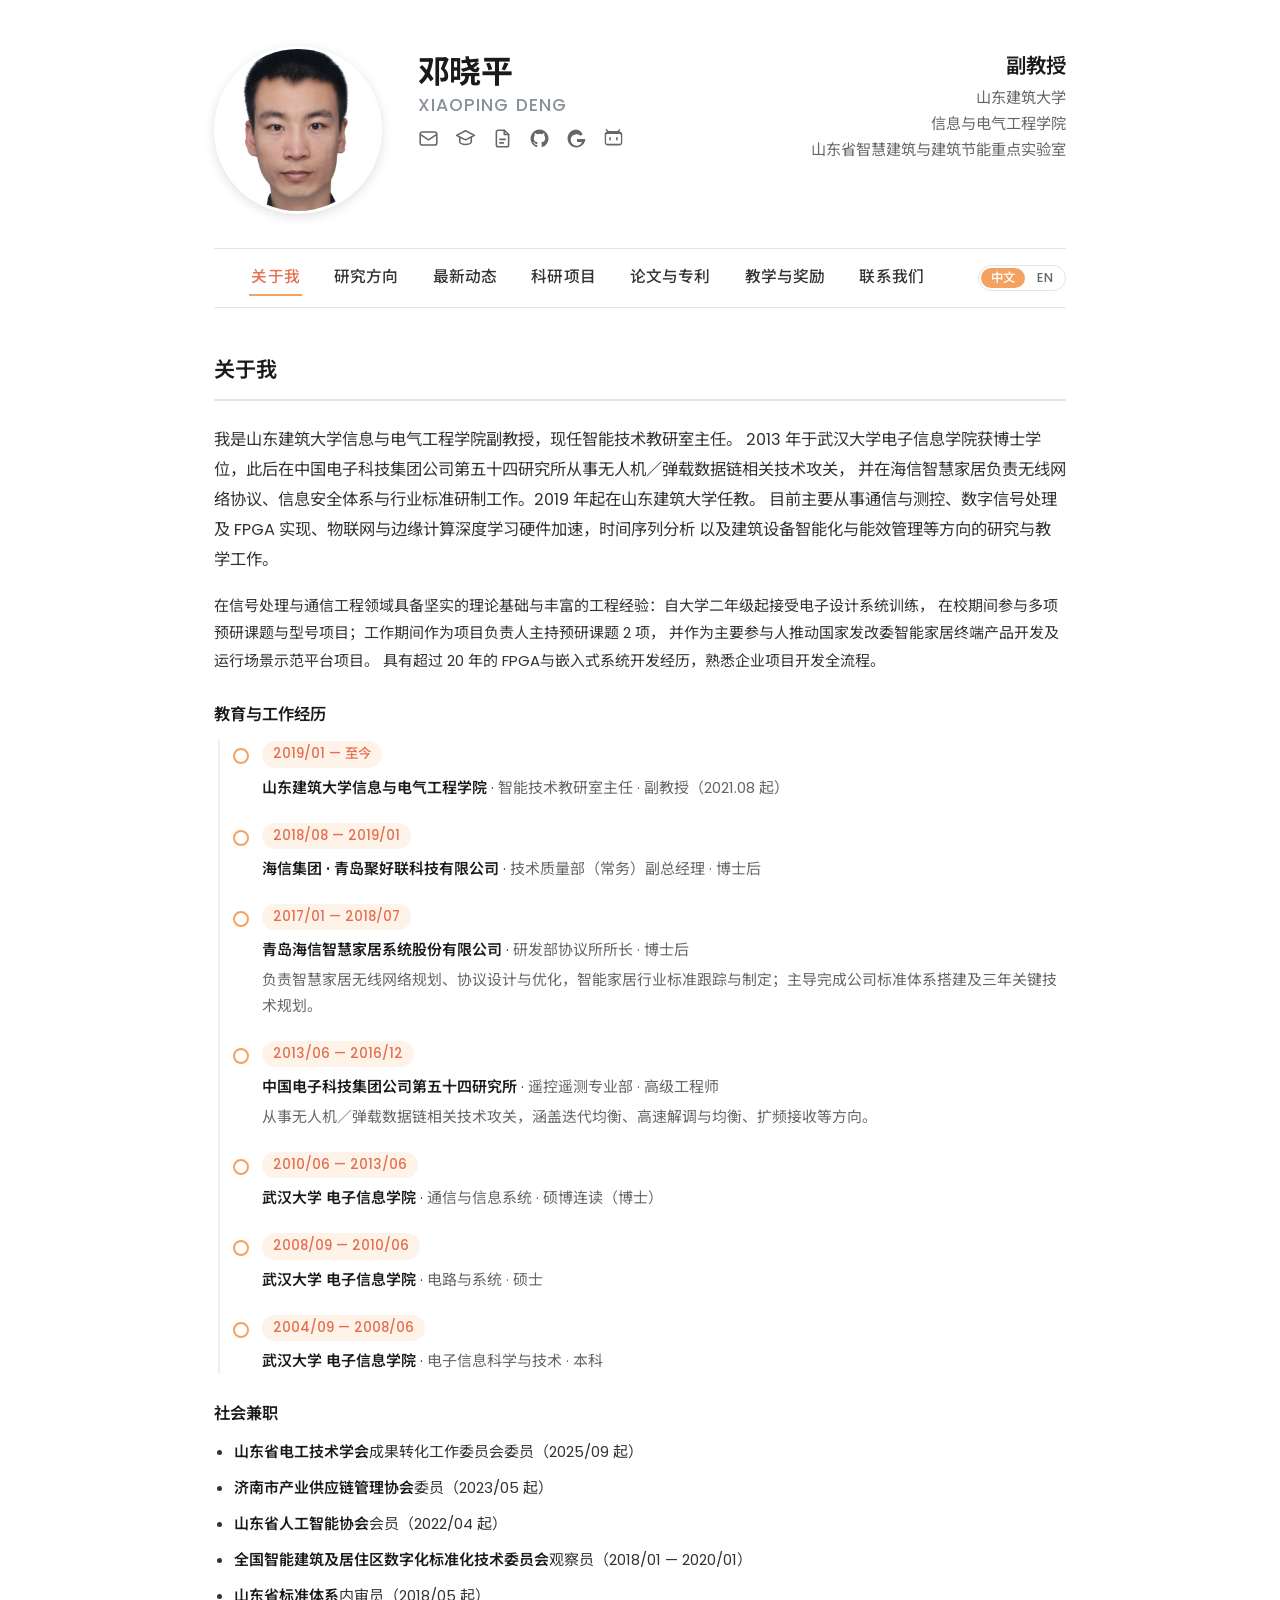
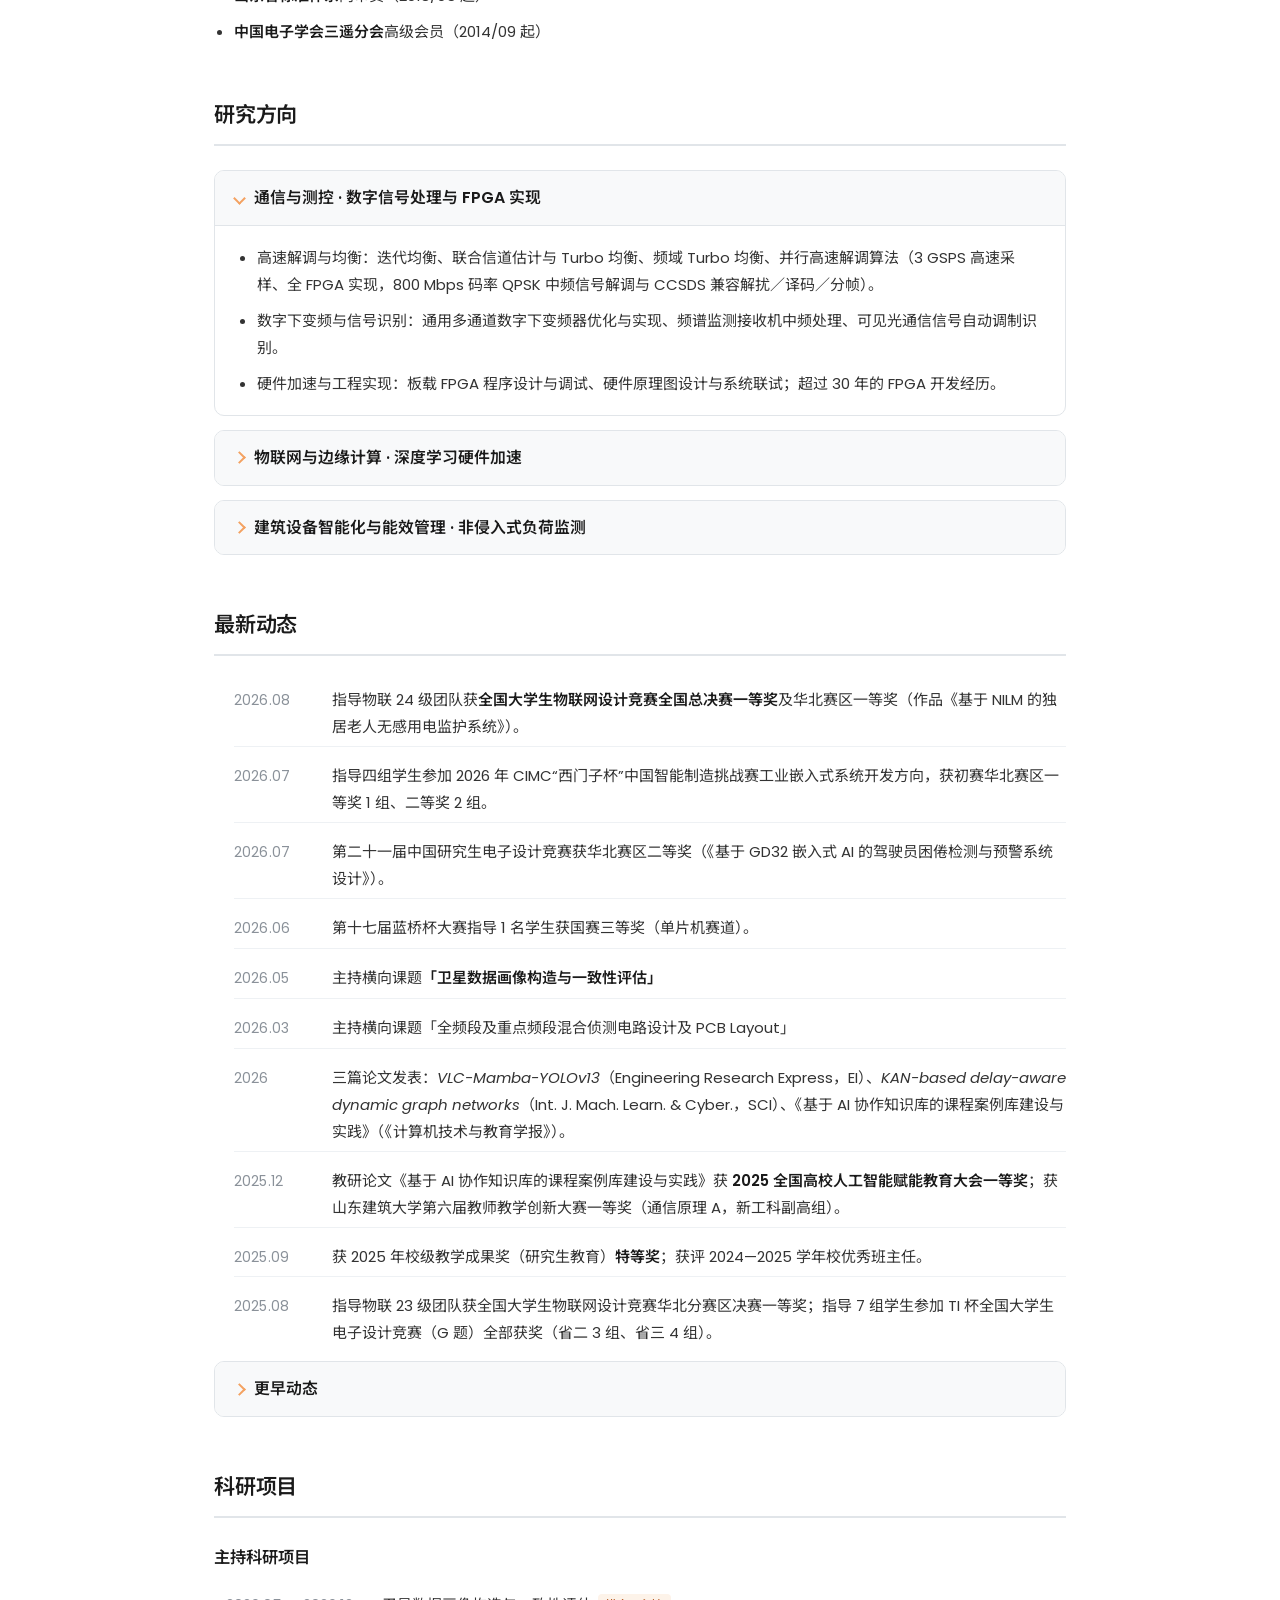
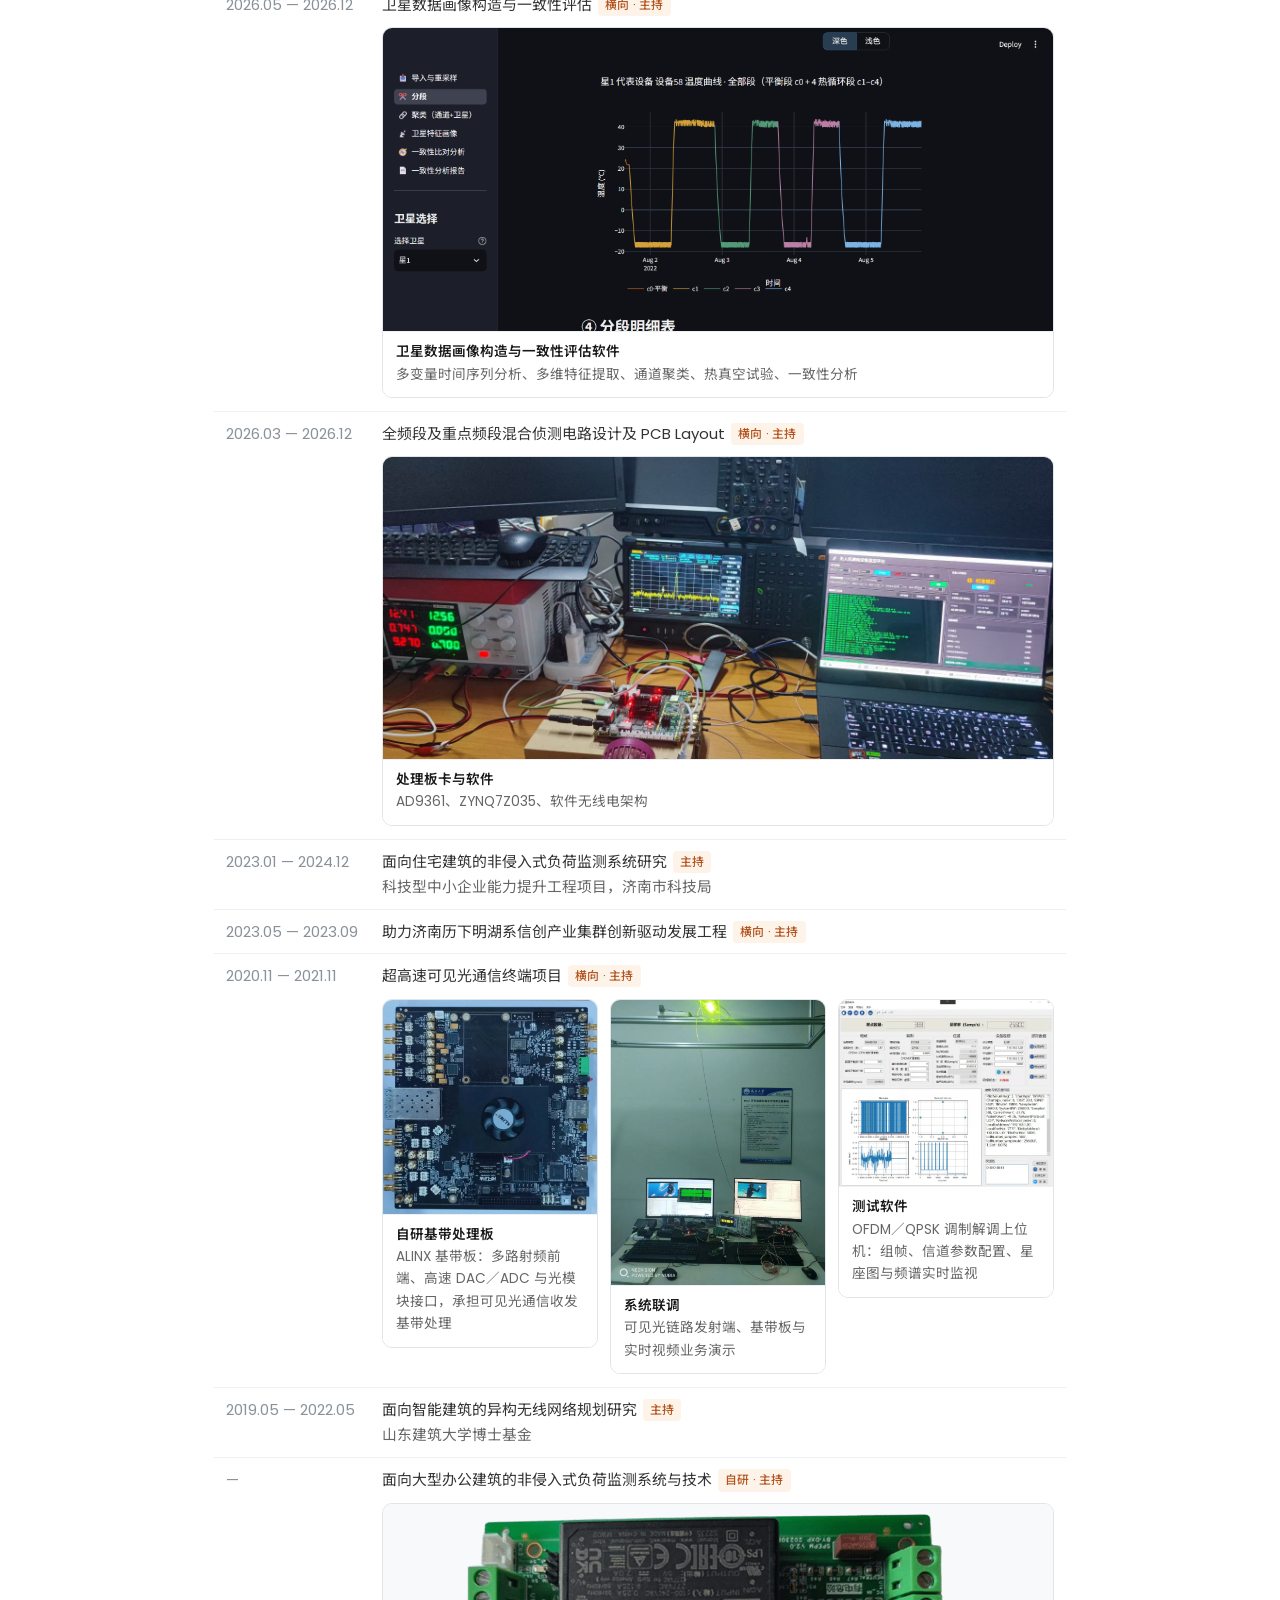
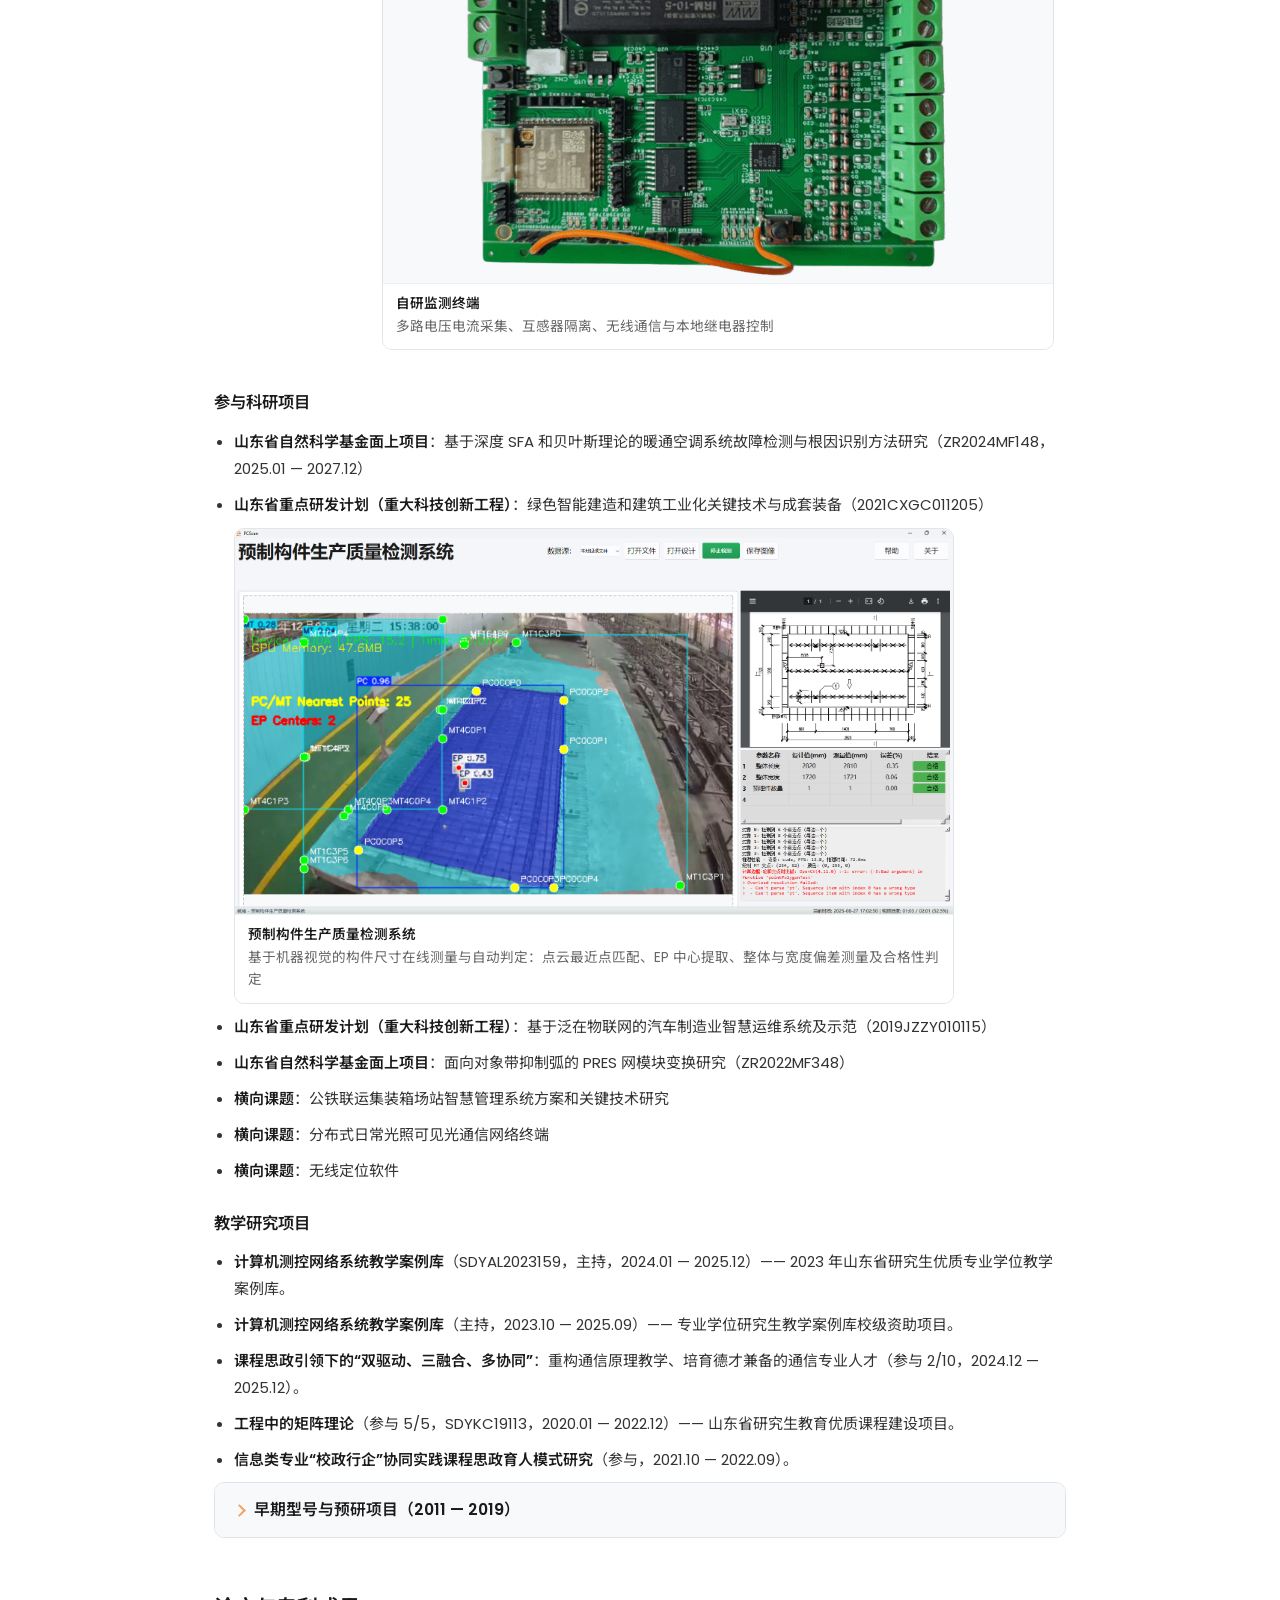
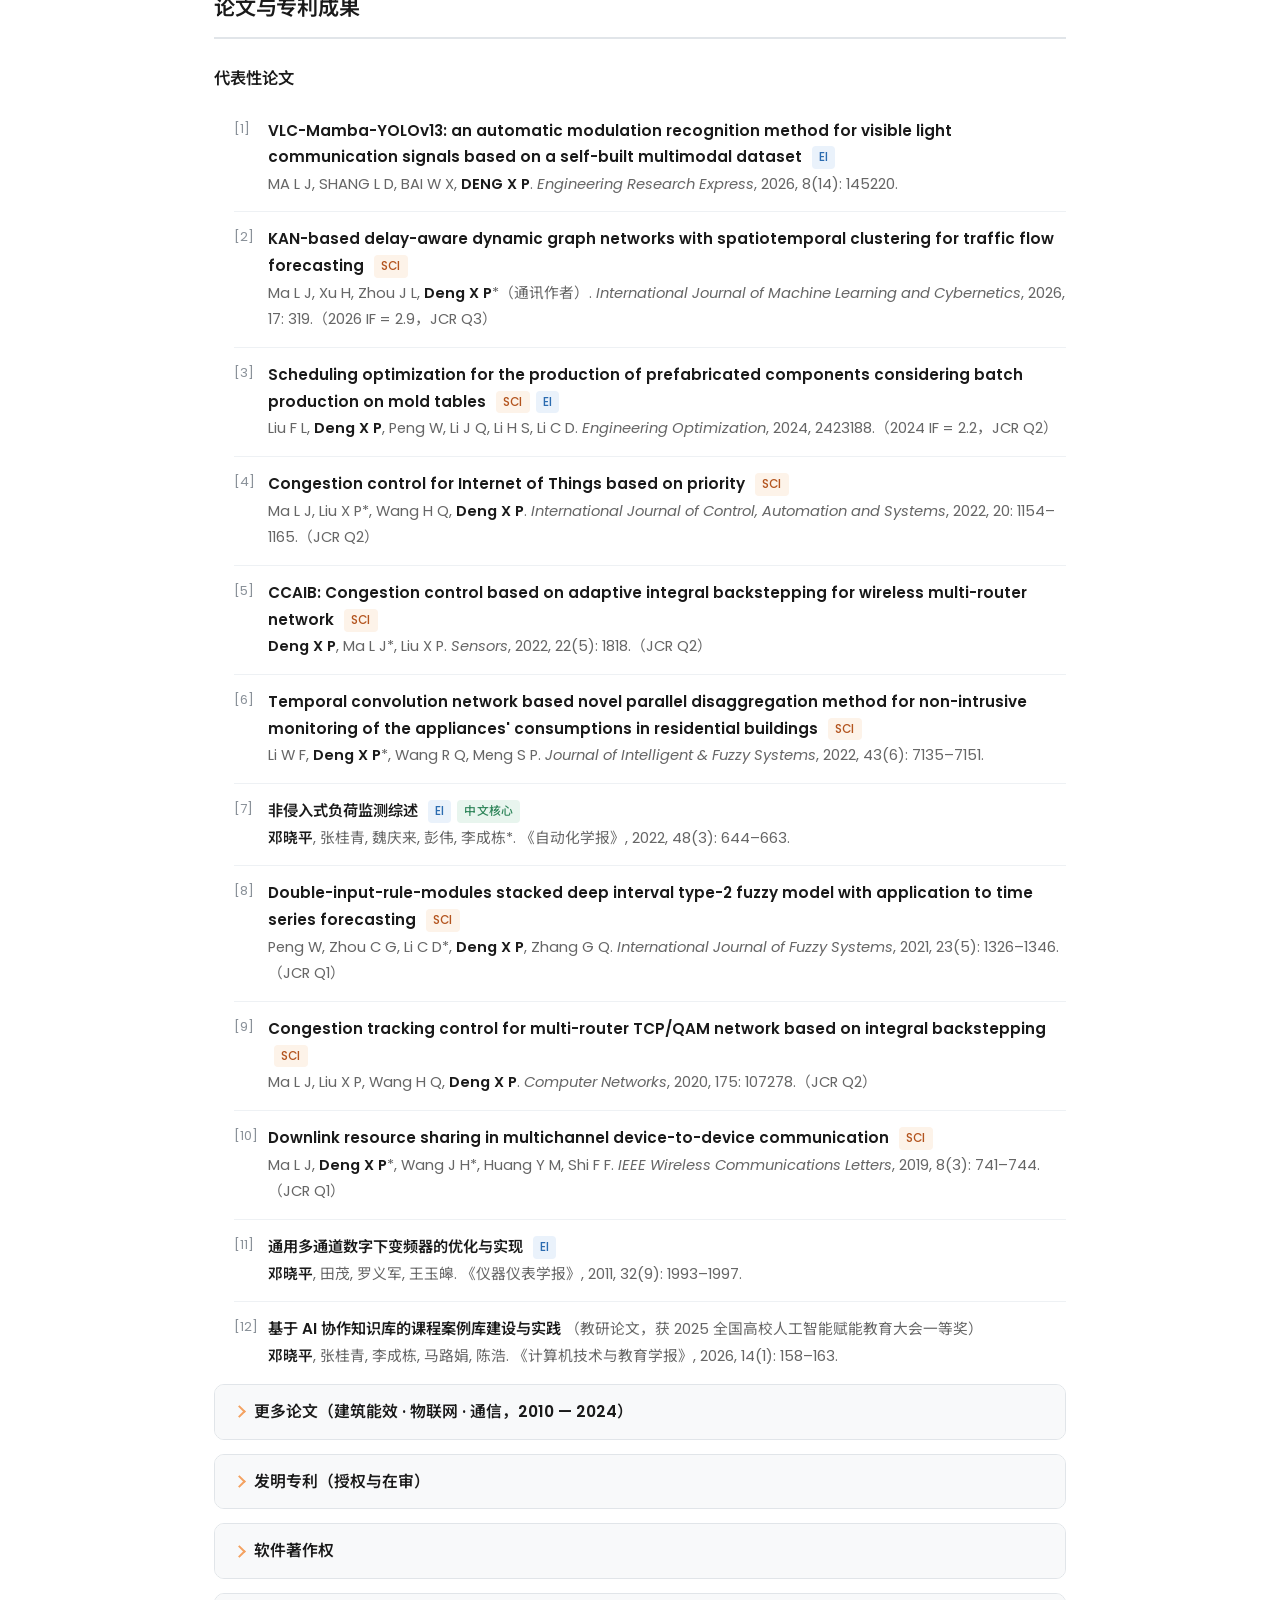
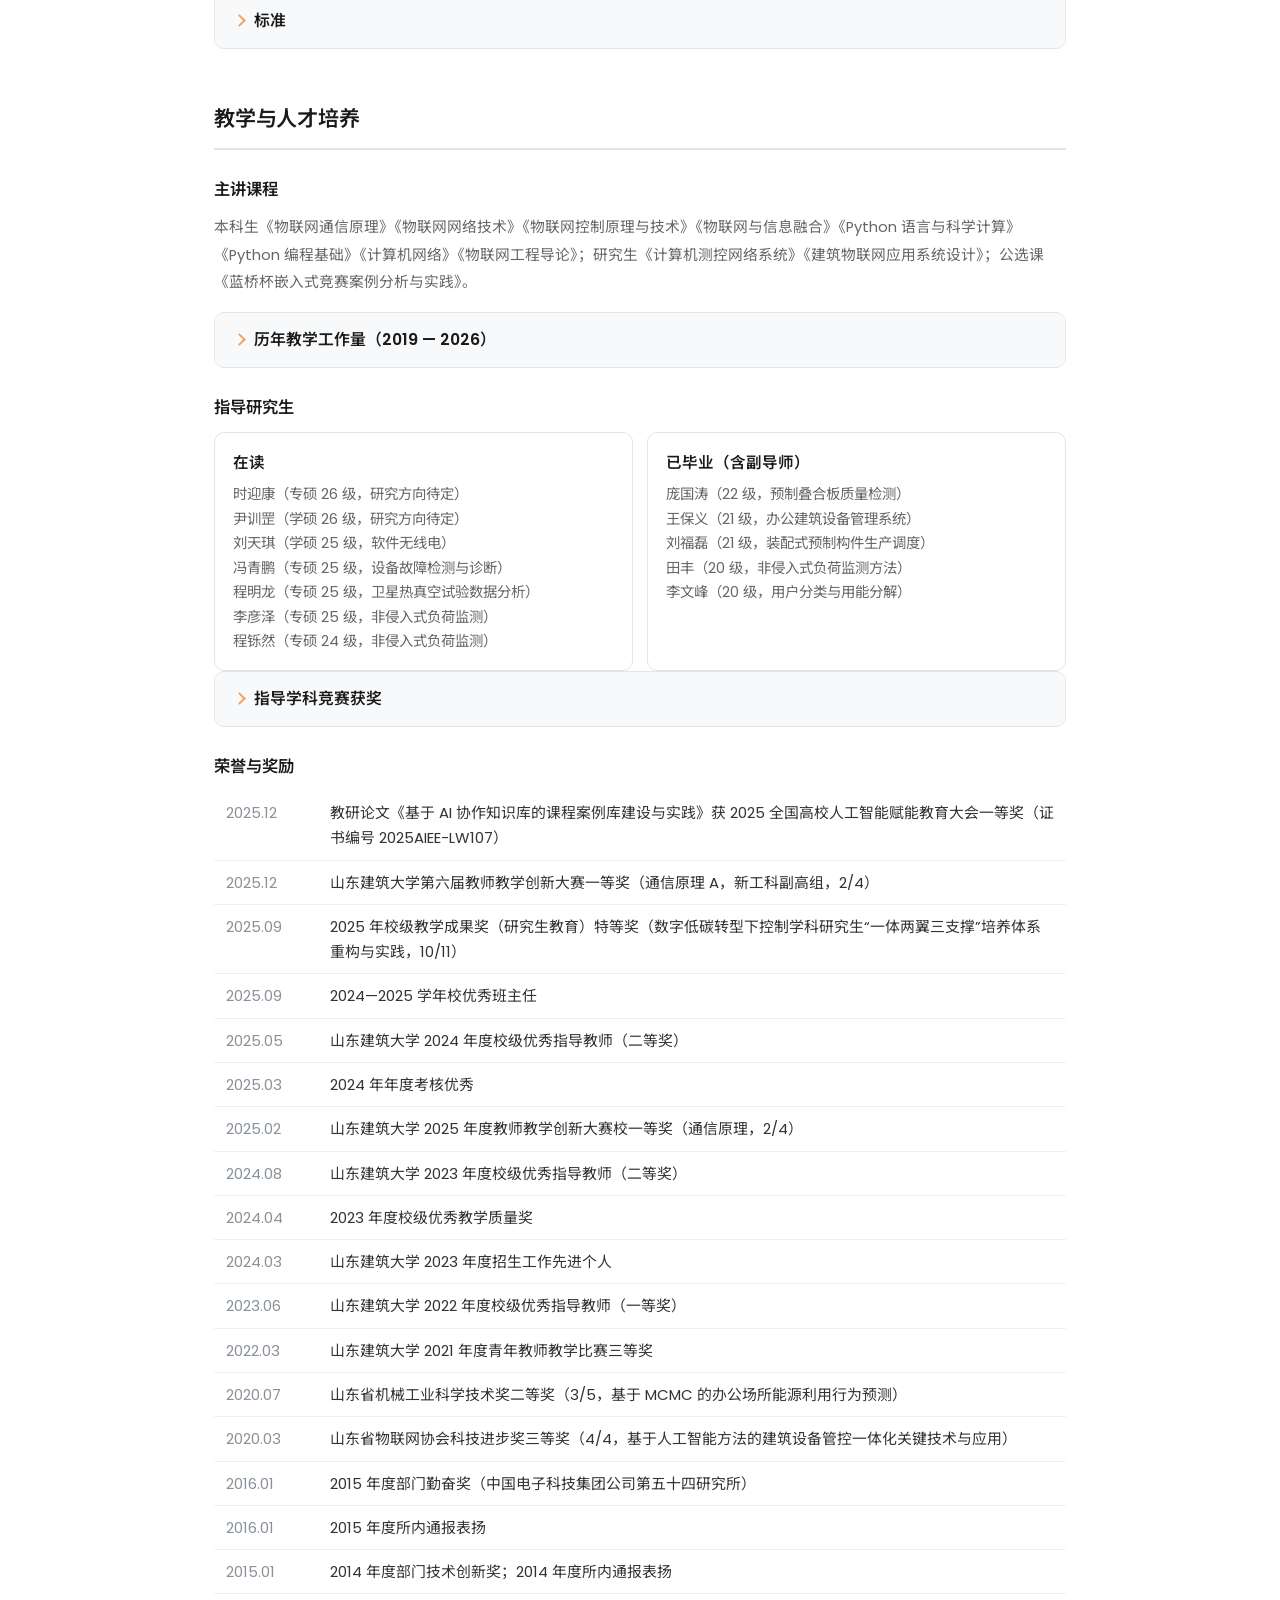
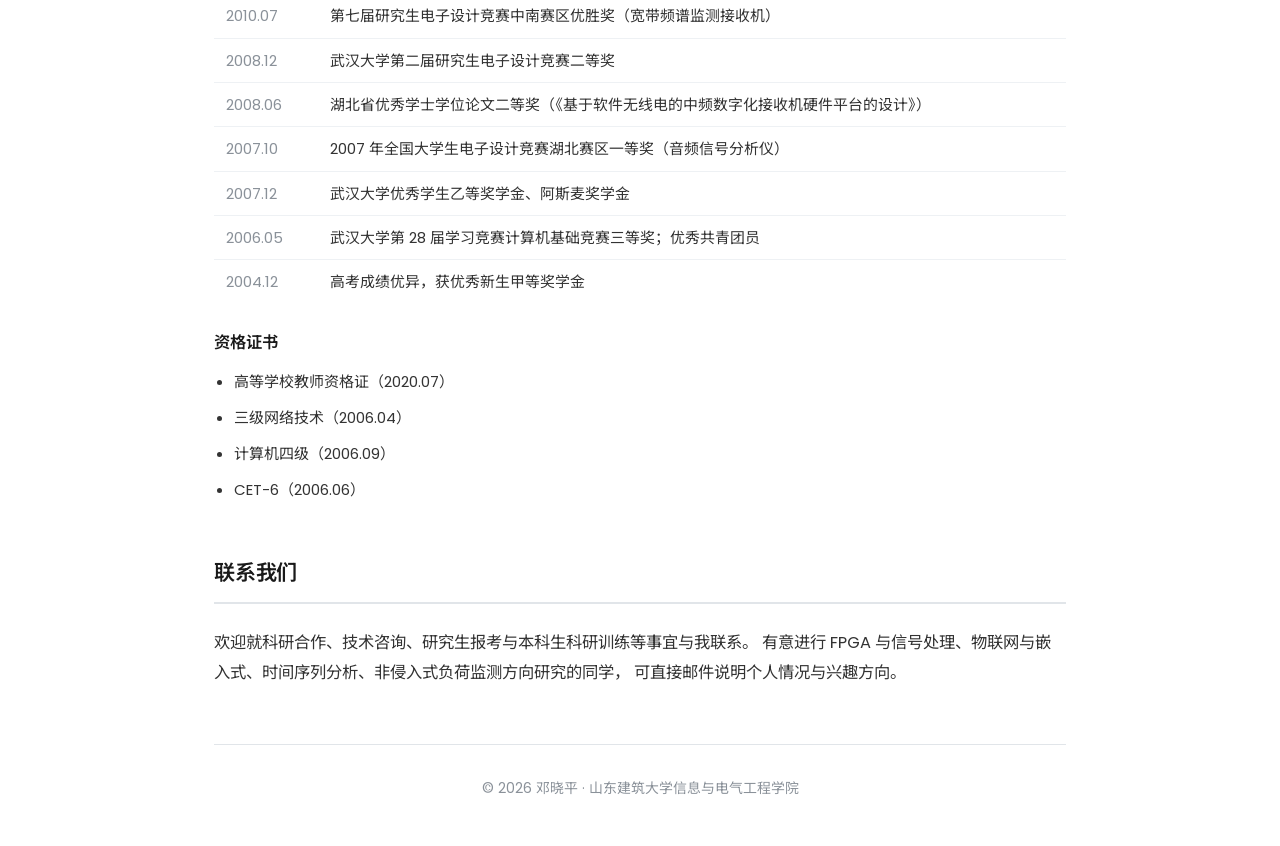
<file: index.html>
<!DOCTYPE html>
<html lang="zh-CN">
<head>
<meta charset="UTF-8">
<meta name="viewport" content="width=device-width, initial-scale=1.0">
<title>邓晓平 · 个人主页</title>
<meta name="description" content="邓晓平，山东建筑大学信息与电气工程学院副教授，智能技术教研室主任。研究方向：通信与测控、数字信号处理及 FPGA 实现、物联网与边缘计算深度学习硬件加速、时间序列分析、建筑设备智能化与能效管理。">
<meta name="author" content="邓晓平">
<meta name="keywords" content="邓晓平, Xiaoping Deng, 山东建筑大学, 信息与电气工程学院, 物联网, 非侵入式负荷监测, FPGA, 数字信号处理, 时间序列分析、智能建筑">
<meta property="og:type" content="profile">
<meta property="og:locale" content="zh_CN">
<meta property="og:title" content="邓晓平 · 山东建筑大学">
<meta property="og:description" content="副教授 · 智能技术教研室主任 · 物联网工程专业主任">
<meta property="og:image" content="images/profile.jpg">
<link rel="alternate" hreflang="zh-CN" href="https://XiaopingDeng.github.io/">
<link rel="alternate" hreflang="en" href="https://XiaopingDeng.github.io/en.html">
<link rel="icon" href="data:image/svg+xml,%3Csvg xmlns='http://www.w3.org/2000/svg' viewBox='0 0 64 64'%3E%3Crect width='64' height='64' rx='14' fill='%23f4a261'/%3E%3Ctext x='32' y='45' font-size='36' font-family='Helvetica,Arial,sans-serif' font-weight='bold' fill='%23fff' text-anchor='middle'%3ED%3C/text%3E%3C/svg%3E">
<link rel="preconnect" href="https://fonts.googleapis.com">
<link rel="preconnect" href="https://fonts.gstatic.com" crossorigin>
<link href="https://fonts.googleapis.com/css2?family=Poppins:wght@300;400;500;600;700&family=Noto+Sans+SC:wght@300;400;500;700&display=swap" rel="stylesheet">
<link rel="stylesheet" href="styles.css">
<script type="application/ld+json">
{
  "@context": "https://schema.org",
  "@type": "Person",
  "name": "邓晓平",
  "alternateName": "Xiaoping Deng",
  "jobTitle": "副教授",
  "affiliation": {
    "@type": "Organization",
    "name": "山东建筑大学",
    "department": "信息与电气工程学院"
  },
  "email": "dengxiaoping19@sdjzu.edu.cn",
  "knowsAbout": [
    "通信与测控",
    "数字信号处理与 FPGA 实现",
    "物联网与边缘计算",
    "深度学习硬件加速",
    "非侵入式负荷监测",
    "建筑设备智能化与能效管理"
  ]
}
</script>
</head>

<body>

<!-- ============================ 顶部介绍 ============================ -->
<section id="intro" class="intro-container">
    <div class="profile-photo">
        <img src="images/profile.jpg" alt="邓晓平 照片">
    </div>
    <div class="intro-text">
        <h1>邓晓平</h1>
        <h1 class="name-en">Xiaoping Deng</h1>
        <div class="social-icons">
            <a href="mailto:dengxiaoping19@sdjzu.edu.cn" aria-label="电子邮件" title="电子邮件">
                <svg viewBox="0 0 24 24" fill="none" stroke="currentColor" stroke-width="1.8" stroke-linecap="round" stroke-linejoin="round"><rect x="2.5" y="4.5" width="19" height="15" rx="2.5"/><path d="M3 7.5l9 6 9-6"/></svg>
            </a>
            <a href="https://www.sdjzu.edu.cn/" target="_blank" rel="noopener" aria-label="山东建筑大学" title="山东建筑大学">
                <svg viewBox="0 0 24 24" fill="none" stroke="currentColor" stroke-width="1.8" stroke-linecap="round" stroke-linejoin="round"><path d="M12 3.2L1.8 8.4 12 13.6l10.2-5.2L12 3.2z"/><path d="M5.4 10.6v5.1c0 1.7 3 3.1 6.6 3.1s6.6-1.4 6.6-3.1v-5.1"/></svg>
            </a>
            <a href="files/cv.pdf" target="_blank" aria-label="简历 PDF" title="简历 PDF">
                <svg viewBox="0 0 24 24" fill="none" stroke="currentColor" stroke-width="1.8" stroke-linecap="round" stroke-linejoin="round"><path d="M14 2.5H7A2 2 0 005 4.5v15a2 2 0 002 2h10a2 2 0 002-2V7.5l-5-5z"/><path d="M14 2.5v5h5"/><path d="M9 13h6M9 17h4"/></svg>
            </a>
            <!-- 如有学术主页（Google Scholar / 个人主页等），可在此追加一个 <a> -->
            <a href="https://github.com/XiaopingDeng" target="_blank" rel="noopener" aria-label="GitHub" title="GitHub">
                <svg viewBox="0 0 24 24" fill="currentColor"><path d="M12 1.8a10.2 10.2 0 00-3.23 19.9c.51.1.7-.22.7-.49v-1.9c-2.84.62-3.44-1.2-3.44-1.2-.46-1.18-1.13-1.5-1.13-1.5-.93-.63.07-.62.07-.62 1.02.07 1.56 1.05 1.56 1.05.91 1.56 2.39 1.11 2.97.85.09-.66.36-1.11.65-1.37-2.27-.26-4.65-1.13-4.65-5.05 0-1.12.4-2.03 1.05-2.75-.11-.26-.46-1.3.1-2.71 0 0 .86-.27 2.8 1.05a9.7 9.7 0 015.1 0c1.94-1.32 2.8-1.05 2.8-1.05.56 1.41.21 2.45.1 2.71.65.72 1.05 1.63 1.05 2.75 0 3.93-2.39 4.79-4.66 5.04.37.32.7.94.7 1.9v2.82c0 .27.19.6.71.49A10.2 10.2 0 0012 1.8z"/></svg>
            </a>
            <a href="https://gitee.com/XiaopingDeng" target="_blank" rel="noopener" aria-label="Gitee" title="Gitee">
                <svg viewBox="0 0 24 24" fill="currentColor"><path d="M12 1.8C6.37 1.8 1.8 6.37 1.8 12S6.37 22.2 12 22.2c5.2 0 9.52-3.94 10.11-8.97a.6.6 0 00-.59-.67h-8.4a.6.6 0 00-.6.6v2.1c0 .33.27.6.6.6h5.02a6.6 6.6 0 01-6.14 4.34 6.6 6.6 0 010-13.2c1.67 0 3.2.62 4.37 1.64.25.22.63.2.86-.04l1.5-1.52a.6.6 0 00-.02-.87A9.6 9.6 0 0012 1.8z"/></svg>
            </a>
            <a href="https://space.bilibili.com/291197097" target="_blank" rel="noopener" aria-label="哔哩哔哩" title="哔哩哔哩">
                <svg viewBox="0 0 24 24" fill="currentColor"><path d="M18.22 4.02l1.4-1.4a.75.75 0 00-1.06-1.06l-1.72 1.72a.75.75 0 01-.53.22H6.69a.75.75 0 01-.53-.22L4.44 1.56a.75.75 0 10-1.06 1.06l1.4 1.4C3.1 4.5 2 5.6 2 7.1v9.4c0 1.9 1.55 3.45 3.45 3.45h13.1c1.9 0 3.45-1.55 3.45-3.45V7.1c0-1.5-1.1-2.6-2.78-3.08zM20.5 16.5c0 .85-.7 1.55-1.55 1.55H5.05c-.85 0-1.55-.7-1.55-1.55V8.4c0-.85.7-1.55 1.55-1.55h13.9c.85 0 1.55.7 1.55 1.55v8.1z"/><path d="M8.1 10.3a.9.9 0 00-.9.9v2.1a.9.9 0 001.8 0v-2.1a.9.9 0 00-.9-.9zm7.8 0a.9.9 0 00-.9.9v2.1a.9.9 0 001.8 0v-2.1a.9.9 0 00-.9-.9z"/></svg>
            </a>
        </div>
    </div>
    <div class="school-info">
        <h2>副教授</h2>
        <p>山东建筑大学</p>
        <p>信息与电气工程学院</p>
        <p>山东省智慧建筑与建筑节能重点实验室</p>
    </div>
</section>

<!-- ============================== 导航 ============================== -->
<header class="banner">
    <nav class="navbar">
        <a href="#about" class="nav-link">关于我</a>
        <a href="#research" class="nav-link">研究方向</a>
        <a href="#news" class="nav-link">最新动态</a>
        <a href="#projects" class="nav-link">科研项目</a>
        <a href="#publications" class="nav-link">论文与专利</a>
        <a href="#teaching" class="nav-link">教学与奖励</a>
        <a href="#contact" class="nav-link">联系我们</a>
    </nav>
    <div class="lang-switch" role="group" aria-label="语言切换 / Language">
        <span class="is-current" lang="zh-CN">中文</span>
        <a href="en.html" id="langLink" data-href="en.html" hreflang="en" lang="en" title="Switch to English">EN</a>
    </div>
</header>

<!-- ============================= 关于我 ============================= -->
<section id="about" class="section">
    <h2>关于我</h2>
    <p class="lede">
        我是山东建筑大学信息与电气工程学院副教授，现任智能技术教研室主任。
        2013 年于武汉大学电子信息学院获博士学位，此后在中国电子科技集团公司第五十四研究所从事无人机／弹载数据链相关技术攻关，
        并在海信智慧家居负责无线网络协议、信息安全体系与行业标准研制工作。2019 年起在山东建筑大学任教。
        目前主要从事通信与测控、数字信号处理及 FPGA 实现、物联网与边缘计算深度学习硬件加速，时间序列分析
        以及建筑设备智能化与能效管理等方向的研究与教学工作。
    </p>
    <p>
        在信号处理与通信工程领域具备坚实的理论基础与丰富的工程经验：自大学二年级起接受电子设计系统训练，
        在校期间参与多项预研课题与型号项目；工作期间作为项目负责人主持预研课题 2 项，
        并作为主要参与人推动国家发改委智能家居终端产品开发及运行场景示范平台项目。
        具有超过 20 年的 FPGA与嵌入式系统开发经历，熟悉企业项目开发全流程。
    </p>

    <h3>教育与工作经历</h3>
    <ul class="timeline">
        <li>
            <span class="period">2019/01 — 至今</span>
            <div><span class="role">山东建筑大学信息与电气工程学院</span> · <span class="org">智能技术教研室主任 · 副教授（2021.08 起）</span></div>
        </li>
        <li>
            <span class="period">2018/08 — 2019/01</span>
            <div><span class="role">海信集团 · 青岛聚好联科技有限公司</span> · <span class="org">技术质量部（常务）副总经理 · 博士后</span></div>
        </li>
        <li>
            <span class="period">2017/01 — 2018/07</span>
            <div><span class="role">青岛海信智慧家居系统股份有限公司</span> · <span class="org">研发部协议所所长 · 博士后</span></div>
            <div class="note">负责智慧家居无线网络规划、协议设计与优化，智能家居行业标准跟踪与制定；主导完成公司标准体系搭建及三年关键技术规划。</div>
        </li>
        <li>
            <span class="period">2013/06 — 2016/12</span>
            <div><span class="role">中国电子科技集团公司第五十四研究所</span> · <span class="org">遥控遥测专业部 · 高级工程师</span></div>
            <div class="note">从事无人机／弹载数据链相关技术攻关，涵盖迭代均衡、高速解调与均衡、扩频接收等方向。</div>
        </li>
        <li>
            <span class="period">2010/06 — 2013/06</span>
            <div><span class="role">武汉大学 电子信息学院</span> · <span class="org">通信与信息系统 · 硕博连读（博士）</span></div>
        </li>
        <li>
            <span class="period">2008/09 — 2010/06</span>
            <div><span class="role">武汉大学 电子信息学院</span> · <span class="org">电路与系统 · 硕士</span></div>
        </li>
        <li>
            <span class="period">2004/09 — 2008/06</span>
            <div><span class="role">武汉大学 电子信息学院</span> · <span class="org">电子信息科学与技术 · 本科</span></div>
        </li>
    </ul>

    <h3>社会兼职</h3>
    <ul>
        <li><b>山东省电工技术学会</b>成果转化工作委员会委员（2025/09 起）</li>
        <li><b>济南市产业供应链管理协会</b>委员（2023/05 起）</li>
        <li><b>山东省人工智能协会</b>会员（2022/04 起）</li>
        <li><b>全国智能建筑及居住区数字化标准化技术委员会</b>观察员（2018/01 — 2020/01）</li>
        <li><b>山东省标准体系</b>内审员（2018/05 起）</li>
        <li><b>中国电子学会三遥分会</b>高级会员（2014/09 起）</li>
    </ul>
</section>

<!-- ============================ 研究方向 ============================ -->
<section id="research" class="section">
    <h2>研究方向</h2>

    <details open>
        <summary>通信与测控 · 数字信号处理与 FPGA 实现</summary>
        <div class="details-body">
            <ul>
                <li>高速解调与均衡：迭代均衡、联合信道估计与 Turbo 均衡、频域 Turbo 均衡、并行高速解调算法（3 GSPS 高速采样、全 FPGA 实现，800 Mbps 码率 QPSK 中频信号解调与 CCSDS 兼容解扰／译码／分帧）。</li>
                <li>数字下变频与信号识别：通用多通道数字下变频器优化与实现、频谱监测接收机中频处理、可见光通信信号自动调制识别。</li>
                <li>硬件加速与工程实现：板载 FPGA 程序设计与调试、硬件原理图设计与系统联试；超过 30 年的 FPGA 开发经历。</li>
            </ul>
        </div>
    </details>

    <details>
        <summary>物联网与边缘计算 · 深度学习硬件加速</summary>
        <div class="details-body">
            <ul>
                <li>无线网络与协议：面向智慧家居的异构自组织网络分簇算法、基于自适应积分反步法的无线多路由器网络拥塞控制（CCAIB）、基于优先级的物联网拥塞控制、多信道 D2D 下行资源共享。</li>
                <li>边缘计算与智能预测：云边协同的建筑能耗迁移预测、基于 KAN 的延迟感知动态图网络交通流预测、自学习边权重图卷积网络用户用能分类。</li>
                <li>嵌入式 AI 与应用：昇腾 AI 平台、GD32 嵌入式 AI 的工程化落地（困倦检测与预警、嵌入式系统开发等）。</li>
            </ul>
        </div>
    </details>

    <details>
        <summary>建筑设备智能化与能效管理 · 非侵入式负荷监测</summary>
        <div class="details-body">
            <ul>
                <li>非侵入式负荷监测（NILM）：综述（《自动化学报》）、基于改进 kNN 与暂稳态特征的事件检测、时间卷积网络并行负荷分解、高低频数据融合的监测系统设计与应用。</li>
                <li>建筑用能与设备管理：办公建筑用能行为预测（MCMC）、地源热泵空调系统多设备协同优化、暖通空调系统故障检测与根因识别。</li>
                <li>智能建造与预制构件：基于强化学习的预制构件生产调度优化、混凝土预制构件分组生产调度、视频轨迹分析的临边区域安全预警。</li>
            </ul>
        </div>
    </details>
</section>

<!-- ============================ 最新动态 ============================ -->
<section id="news" class="section">
    <h2>最新动态</h2>
    <ul class="news-list">
        <li><span class="when">2026.08</span><span class="what">指导物联 24 级团队获<b>全国大学生物联网设计竞赛全国总决赛一等奖</b>及华北赛区一等奖（作品《基于 NILM 的独居老人无感用电监护系统》）。</span></li>
        <li><span class="when">2026.07</span><span class="what">指导四组学生参加 2026 年 CIMC“西门子杯”中国智能制造挑战赛工业嵌入式系统开发方向，获初赛华北赛区一等奖 1 组、二等奖 2 组。</span></li>
        <li><span class="when">2026.07</span><span class="what">第二十一届中国研究生电子设计竞赛获华北赛区二等奖（《基于 GD32 嵌入式 AI 的驾驶员困倦检测与预警系统设计》）。</span></li>
        <li><span class="when">2026.06</span><span class="what">第十七届蓝桥杯大赛指导 1 名学生获国赛三等奖（单片机赛道）。</span></li>
        <li><span class="when">2026.05</span><span class="what">主持横向课题<b>「卫星数据画像构造与一致性评估」</b></span></li>
        <li><span class="when">2026.03</span><span class="what">主持横向课题「全频段及重点频段混合侦测电路设计及 PCB Layout」</span></li>
        <li><span class="when">2026</span><span class="what">三篇论文发表：<i>VLC-Mamba-YOLOv13</i>（Engineering Research Express，EI）、<i>KAN-based delay-aware dynamic graph networks</i>（Int. J. Mach. Learn. &amp; Cyber.，SCI）、《基于 AI 协作知识库的课程案例库建设与实践》（《计算机技术与教育学报》）。</span></li>
        <li><span class="when">2025.12</span><span class="what">教研论文《基于 AI 协作知识库的课程案例库建设与实践》获 <b>2025 全国高校人工智能赋能教育大会一等奖</b>；获山东建筑大学第六届教师教学创新大赛一等奖（通信原理 A，新工科副高组）。</span></li>
        <li><span class="when">2025.09</span><span class="what">获 2025 年校级教学成果奖（研究生教育）<b>特等奖</b>；获评 2024—2025 学年校优秀班主任。</span></li>
        <li><span class="when">2025.08</span><span class="what">指导物联 23 级团队获全国大学生物联网设计竞赛华北分赛区决赛一等奖；指导 7 组学生参加 TI 杯全国大学生电子设计竞赛（G 题）全部获奖（省二 3 组、省三 4 组）。</span></li>
    </ul>
    <details>
        <summary>更早动态</summary>
        <div class="details-body">
            <ul class="news-list">
                <li><span class="when">2025.05</span><span class="what">获山东建筑大学 2024 年度校级优秀指导教师（二等奖）。</span></li>
                <li><span class="when">2025.04</span><span class="what">第十六届蓝桥杯大赛指导 5 名学生获省赛奖项（EDA 二等奖 1 项、嵌入式二等奖 1 项、三等奖 3 项）。</span></li>
                <li><span class="when">2025.03</span><span class="what">2024 年年度考核优秀。</span></li>
                <li><span class="when">2025.02</span><span class="what">获山东建筑大学 2025 年度教师教学创新大赛校一等奖（通信原理）。</span></li>
                <li><span class="when">2024.09</span><span class="what">昇腾 AI 创新大赛 2024 济南赛区决赛获高校赛道铜奖。</span></li>
                <li><span class="when">2024.04</span><span class="what">获 2023 年度校级优秀教学质量奖。</span></li>
                <li><span class="when">2024</span><span class="what">论文 <i>Scheduling optimization for the production of prefabricated components</i> 发表于 Engineering Optimization（SCI／EI，JCR Q2）。</span></li>
                <li><span class="when">2023.10</span><span class="what">指导学生参加第十七届 iCAN 全国大学生创新创业大赛山东赛区选拔赛，获标准赛道二等奖。</span></li>
                <li><span class="when">2023.06</span><span class="what">获山东建筑大学 2022 年度校级优秀指导教师（一等奖）。</span></li>
                <li><span class="when">2023.02</span><span class="what">参编山东省工程建设标准《智慧住区评价标准》（DB37/T 5240-2022）发布。</span></li>
            </ul>
        </div>
    </details>
</section>

<!-- ============================ 科研项目 ============================ -->
<section id="projects" class="section">
    <h2>科研项目</h2>

    <h3>主持科研项目</h3>
    <div class="table-wrap">
        <table class="plain">
            <tbody>
                <tr><td class="when">2026.05 — 2026.12</td><td>卫星数据画像构造与一致性评估<span class="tag sci">横向 · 主持</span><br><span class="pub-meta"></span>
				    <div class="figure-grid">
                        <figure>
                            <a href="images/卫星数据画像构造与一致性评估.png" target="_blank" rel="noopener">
                                <img src="images/卫星数据画像构造与一致性评估.png" alt="卫星数据画像构造与一致性评估软件" loading="lazy">
                            </a>
                            <figcaption><b>卫星数据画像构造与一致性评估软件</b><br>多变量时间序列分析、多维特征提取、通道聚类、热真空试验、一致性分析</figcaption>
                        </figure>
                    </div>
				</td></tr>
                <tr><td class="when">2026.03 — 2026.12</td><td>全频段及重点频段混合侦测电路设计及 PCB Layout<span class="tag sci">横向 · 主持</span><br><span class="pub-meta"></span>
                    <div class="figure-grid">
                        <figure>
                            <a href="images/全频段及重点频段混合侦测电路设计-系统.jpg" target="_blank" rel="noopener">
                                <img src="images/全频段及重点频段混合侦测电路设计-系统.jpg" alt="基于AD9361+ZYNQ XC7Z035 SDR架构的无人机测向系统原型" loading="lazy">
                            </a>
                            <figcaption><b>处理板卡与软件</b><br>AD9361、ZYNQ7Z035、软件无线电架构</figcaption>
                        </figure>
                    </div>
                </td></tr>
                <tr><td class="when">2023.01 — 2024.12</td><td>面向住宅建筑的非侵入式负荷监测系统研究<span class="tag sci">主持</span><br><span class="pub-meta">科技型中小企业能力提升工程项目，济南市科技局</span></td></tr>
                <tr><td class="when">2023.05 — 2023.09</td><td>助力济南历下明湖系信创产业集群创新驱动发展工程<span class="tag sci">横向 · 主持</span><br><span class="pub-meta"></span></td></tr>
                <tr><td class="when">2020.11 — 2021.11</td><td>超高速可见光通信终端项目<span class="tag sci">横向 · 主持</span><br><span class="pub-meta"></span>
                    <div class="figure-grid">
                        <figure>
                            <a href="images/超高速可见光通信终端项目-硬件.png" target="_blank" rel="noopener">
                                <img src="images/超高速可见光通信终端项目-硬件.png" alt="超高速可见光通信终端项目 自研基带处理板" loading="lazy">
                            </a>
                            <figcaption><b>自研基带处理板</b><br>ALINX 基带板：多路射频前端、高速 DAC／ADC 与光模块接口，承担可见光通信收发基带处理</figcaption>
                        </figure>
                        <figure class="tall">
                            <a href="images/超高速可见光通信终端项目-系统.png" target="_blank" rel="noopener">
                                <img src="images/超高速可见光通信终端项目-系统.png" alt="超高速可见光通信终端项目 系统联调现场" loading="lazy">
                            </a>
                            <figcaption><b>系统联调</b><br>可见光链路发射端、基带板与实时视频业务演示</figcaption>
                        </figure>
                        <figure>
                            <a href="images/超高速可见光通信终端项目-测试软件.png" target="_blank" rel="noopener">
                                <img src="images/超高速可见光通信终端项目-测试软件.png" alt="超高速可见光通信终端项目 上位机测试软件界面" loading="lazy">
                            </a>
                            <figcaption><b>测试软件</b><br>OFDM／QPSK 调制解调上位机：组帧、信道参数配置、星座图与频谱实时监视</figcaption>
                        </figure>
                    </div>
                </td></tr>
                <tr><td class="when">2019.05 — 2022.05</td><td>面向智能建筑的异构无线网络规划研究<span class="tag sci">主持</span><br><span class="pub-meta">山东建筑大学博士基金</span></td></tr>
                <tr><td class="when">—</td><td>面向大型办公建筑的非侵入式负荷监测系统与技术<span class="tag sci">自研 · 主持</span>
                    <div class="figure-grid">
                        <figure>
                            <a href="images/面向大型办公建筑的非侵入式负荷监测系统与技术.png" target="_blank" rel="noopener">
                                <img src="images/面向大型办公建筑的非侵入式负荷监测系统与技术.png" alt="非侵入式负荷监测系统自研监测终端电路板" loading="lazy">
                            </a>
                            <figcaption><b>自研监测终端</b><br>多路电压电流采集、互感器隔离、无线通信与本地继电器控制</figcaption>
                        </figure>
                    </div>
                </td></tr>
            </tbody>
        </table>
    </div>

    <h3>参与科研项目</h3>
    <ul>
        <li><b>山东省自然科学基金面上项目</b>：基于深度 SFA 和贝叶斯理论的暖通空调系统故障检测与根因识别方法研究（ZR2024MF148，2025.01 — 2027.12）</li>
        <li><b>山东省重点研发计划（重大科技创新工程）</b>：绿色智能建造和建筑工业化关键技术与成套装备（2021CXGC011205）
            <div class="figure-grid">
                <figure class="wide">
                    <a href="images/绿色智能建造和建筑工业化关键技术与成套装备.png" target="_blank" rel="noopener">
                        <img src="images/绿色智能建造和建筑工业化关键技术与成套装备.png" alt="预制构件生产质量检测系统的软件界面" loading="lazy">
                    </a>
                    <figcaption><b>预制构件生产质量检测系统</b><br>基于机器视觉的构件尺寸在线测量与自动判定：点云最近点匹配、EP 中心提取、整体与宽度偏差测量及合格性判定</figcaption>
                </figure>
            </div>
        </li>
        <li><b>山东省重点研发计划（重大科技创新工程）</b>：基于泛在物联网的汽车制造业智慧运维系统及示范（2019JZZY010115）</li>
        <li><b>山东省自然科学基金面上项目</b>：面向对象带抑制弧的 PRES 网模块变换研究（ZR2022MF348）</li>
        <li><b>横向课题</b>：公铁联运集装箱场站智慧管理系统方案和关键技术研究</li>
		<li><b>横向课题</b>：分布式日常光照可见光通信网络终端</li>
        <li><b>横向课题</b>：无线定位软件</li>
    </ul>

    <h3>教学研究项目</h3>
    <ul>
        <li><b>计算机测控网络系统教学案例库</b>（SDYAL2023159，主持，2024.01 — 2025.12）—— 2023 年山东省研究生优质专业学位教学案例库。</li>
        <li><b>计算机测控网络系统教学案例库</b>（主持，2023.10 — 2025.09）—— 专业学位研究生教学案例库校级资助项目。</li>
        <li><b>课程思政引领下的“双驱动、三融合、多协同”</b>：重构通信原理教学、培育德才兼备的通信专业人才（参与 2/10，2024.12 — 2025.12）。</li>
        <li><b>工程中的矩阵理论</b>（参与 5/5，SDYKC19113，2020.01 — 2022.12）—— 山东省研究生教育优质课程建设项目。</li>
        <li><b>信息类专业“校政行企”协同实践课程思政育人模式研究</b>（参与，2021.10 — 2022.09）。</li>
    </ul>

    <details>
        <summary>早期型号与预研项目（2011 — 2019）</summary>
        <div class="details-body">
            <h3>作为项目负责人</h3>
            <ul>
                <li><b>XX 高速数据传输技术</b> —— XXXX预研共用技术（2016.09 — 2019.09）</li>
                <li><b>XX 超高速调制与编码技术研究</b> —— XXXX预研基金（2015.08 — 2017.08）</li>
            </ul>
            <h3>参与课题</h3>
            <ul>
                <li>随机捷变多平台去交错定位技术（863 预研）</li>
                <li>超长航时高可靠测控通信导航技术（863 预研）</li>
            </ul>
            <h3>工程项目</h3>
            <ul>
                <li><b>高速数据接收机（HDR）</b>（2011.01 — 2013.03）：卫星高速地面接收的模块化、集成化方案，3 GSPS 高速采样、全 FPGA 设计，实现 800 Mbps 码率 QPSK 中频信号的解调、CCSDS 兼容解扰／译码／分帧。负责方案设计、硬件调试、并行高速解调算法仿真与 FPGA 实现及性能测试。
                    <div class="figure-grid">
                        <figure class="wide">
                            <a href="images/高速数据接收机（HDR）.png" target="_blank" rel="noopener">
                                <img src="images/高速数据接收机（HDR）.png" alt="高速数据接收机 HDR 原理样机联试环境" loading="lazy">
                            </a>
                            <figcaption><b>原理样机联试环境</b><br>机架式 HDR-80／HDR-20 接收机、仪器与终端联试台</figcaption>
                        </figure>
                    </div>
                </li>
                <li><b>某卫星视频监视地检系统接收解调子系统</b>（2011.04 — 2011.12）：中频采样与 BPSK／QPSK 可变码率解调、Viterbi 译码、解交织、解扰、RS 译码，数据经网络接口分发至解密与快视子系统。负责设备方案设计、硬件调试、FPGA 主程序设计与调试及现场联试。</li>
                <li><b>穿墙探测雷达原理样机研制</b>（2009.09 — 2011.06）：单发双收天线系统的雷达样机。负责系统硬件架构设计与部分调试、去噪算法研究与 FPGA 实现、参与实地测试。</li>
                <li><b>HY-2 激光通信数据处理终端设备</b>（2010.08 — 2011.03）：实现高速激光信号采集与基带信号解析，提供数据源码保存、下载与订阅服务。</li>
                <li><b>ZY-3 数据预处理设备</b>（2009.08 — 2009.12）：通过千兆网接收基带数据并解包，经 PCI 接口至预处理母板完成帧同步、解扰、RS 译码；单通道实时处理码速率 &gt; 600 Mbps。</li>
                <li><b>频谱监测接收机中频处理板卡研制</b>（2007.12 — 2009.11）：21.4 MHz 中频高速采样、数字下变频、频谱分析及调制方式与参数识别，并对常用模拟／数字调制信号解调。负责需求分析、系统方案设计、硬件原理图设计与板载 FPGA 程序开发。</li>
                <li><b>激光波形数字化装置</b>（2009.03 — 2009.07）：3 GSPS 采样率高速采样装置，实时采集激光波形窄脉冲信号并缓存上传。负责硬件原理图设计与系统硬件调试、板载 FPGA 程序设计与测试。</li>
            </ul>
        </div>
    </details>
</section>

<!-- =========================== 论文与专利 =========================== -->
<section id="publications" class="section">
    <h2>论文与专利成果</h2>

    <h3>代表性论文</h3>
    <ol class="pub-list">
        <li>
            <span class="pub-title">VLC-Mamba-YOLOv13: an automatic modulation recognition method for visible light communication signals based on a self-built multimodal dataset</span>
            <span class="tag ei">EI</span><br>
            <span class="pub-meta">MA L J, SHANG L D, BAI W X, <b>DENG X P</b>. <i>Engineering Research Express</i>, 2026, 8(14): 145220.</span>
        </li>
        <li>
            <span class="pub-title">KAN-based delay-aware dynamic graph networks with spatiotemporal clustering for traffic flow forecasting</span>
            <span class="tag sci">SCI</span><br>
            <span class="pub-meta">Ma L J, Xu H, Zhou J L, <b>Deng X P</b>*（通讯作者）. <i>International Journal of Machine Learning and Cybernetics</i>, 2026, 17: 319.（2026 IF = 2.9，JCR Q3）</span>
        </li>
        <li>
            <span class="pub-title">Scheduling optimization for the production of prefabricated components considering batch production on mold tables</span>
            <span class="tag sci">SCI</span><span class="tag ei">EI</span><br>
            <span class="pub-meta">Liu F L, <b>Deng X P</b>, Peng W, Li J Q, Li H S, Li C D. <i>Engineering Optimization</i>, 2024, 2423188.（2024 IF = 2.2，JCR Q2）</span>
        </li>
        <li>
            <span class="pub-title">Congestion control for Internet of Things based on priority</span>
            <span class="tag sci">SCI</span><br>
            <span class="pub-meta">Ma L J, Liu X P*, Wang H Q, <b>Deng X P</b>. <i>International Journal of Control, Automation and Systems</i>, 2022, 20: 1154–1165.（JCR Q2）</span>
        </li>
        <li>
            <span class="pub-title">CCAIB: Congestion control based on adaptive integral backstepping for wireless multi-router network</span>
            <span class="tag sci">SCI</span><br>
            <span class="pub-meta"><b>Deng X P</b>, Ma L J*, Liu X P. <i>Sensors</i>, 2022, 22(5): 1818.（JCR Q2）</span>
        </li>
        <li>
            <span class="pub-title">Temporal convolution network based novel parallel disaggregation method for non-intrusive monitoring of the appliances' consumptions in residential buildings</span>
            <span class="tag sci">SCI</span><br>
            <span class="pub-meta">Li W F, <b>Deng X P</b>*, Wang R Q, Meng S P. <i>Journal of Intelligent &amp; Fuzzy Systems</i>, 2022, 43(6): 7135–7151.</span>
        </li>
        <li>
            <span class="pub-title">非侵入式负荷监测综述</span>
            <span class="tag ei">EI</span><span class="tag core">中文核心</span><br>
            <span class="pub-meta"><b>邓晓平</b>, 张桂青, 魏庆来, 彭伟, 李成栋*. 《自动化学报》, 2022, 48(3): 644–663.</span>
        </li>
        <li>
            <span class="pub-title">Double-input-rule-modules stacked deep interval type-2 fuzzy model with application to time series forecasting</span>
            <span class="tag sci">SCI</span><br>
            <span class="pub-meta">Peng W, Zhou C G, Li C D*, <b>Deng X P</b>, Zhang G Q. <i>International Journal of Fuzzy Systems</i>, 2021, 23(5): 1326–1346.（JCR Q1）</span>
        </li>
        <li>
            <span class="pub-title">Congestion tracking control for multi-router TCP/QAM network based on integral backstepping</span>
            <span class="tag sci">SCI</span><br>
            <span class="pub-meta">Ma L J, Liu X P, Wang H Q, <b>Deng X P</b>. <i>Computer Networks</i>, 2020, 175: 107278.（JCR Q2）</span>
        </li>
        <li>
            <span class="pub-title">Downlink resource sharing in multichannel device-to-device communication</span>
            <span class="tag sci">SCI</span><br>
            <span class="pub-meta">Ma L J, <b>Deng X P</b>*, Wang J H*, Huang Y M, Shi F F. <i>IEEE Wireless Communications Letters</i>, 2019, 8(3): 741–744.（JCR Q1）</span>
        </li>
        <li>
            <span class="pub-title">通用多通道数字下变频器的优化与实现</span>
            <span class="tag ei">EI</span><br>
            <span class="pub-meta"><b>邓晓平</b>, 田茂, 罗义军, 王玉皞. 《仪器仪表学报》, 2011, 32(9): 1993–1997.</span>
        </li>
        <li>
            <span class="pub-title">基于 AI 协作知识库的课程案例库建设与实践</span>
            <span class="pub-meta">（教研论文，获 2025 全国高校人工智能赋能教育大会一等奖）</span><br>
            <span class="pub-meta"><b>邓晓平</b>, 张桂青, 李成栋, 马路娟, 陈浩. 《计算机技术与教育学报》, 2026, 14(1): 158–163.</span>
        </li>
    </ol>

    <details>
        <summary>更多论文（建筑能效 · 物联网 · 通信，2010 — 2024）</summary>
        <div class="details-body">
            <ol class="pub-list">
                <li><span class="pub-meta"><b>邓晓平</b>, 马路娟. 面向智慧家居的异构自组织网络分簇算法. 《计算机时代》, 2023(3): 11–16.</span></li>
                <li><span class="pub-meta">田丰, <b>邓晓平</b>*, 张桂青, 王保义. 基于改进 kNN 算法与暂稳态特征的非侵入式负荷监测方法. 《计算机与现代化》, 2022(10): 29–35.</span></li>
                <li><span class="pub-meta">李文峰, <b>邓晓平</b>*, 彭伟, 孟宋萍. 基于自学习边权重图卷积网络的用户用能分类. 《计算机系统应用》, 2022, 31(09): 294–299.</span></li>
                <li><span class="pub-meta">王保义, <b>邓晓平</b>*, 张桂青, 阎俏, 袁帅. 基于高低频数据融合的非侵入式负荷监测系统设计与应用. 《建筑科学》, 2024, 40(10): 62–69+142.</span></li>
                <li><span class="pub-meta">刘福磊, <b>邓晓平</b>*, 于海洋, 等. 多资源约束下的预制构件生产调度优化与资源再配置. 《软件》, 2024, 45(03): 22–29+73.</span></li>
                <li><span class="pub-meta">Zhang J P, <b>Deng X P</b>*, Li C D, Su G Q. Cloud-edge collaboration based transferring prediction of building energy consumption. <i>Journal of Intelligent &amp; Fuzzy Systems</i>, 2021, 41(6): 7563–7575.</span></li>
                <li><span class="pub-meta">Zhang G Q*, Li Y, <b>Deng X P</b>*. K-Means clustering-based electrical equipment identification for smart building application. <i>Information</i>, 2020, 11(1): 1–27.（EI）</span></li>
                <li><span class="pub-meta">Yan Q, Liu X Q, <b>Deng X P</b>*, Peng W, Zhang G Q*. Markov chain Monte Carlo based energy use behaviors prediction of office occupants. <i>Algorithms</i>, 2020, 13(1): 1–21.（EI）</span></li>
                <li><span class="pub-meta">李明, <b>邓晓平</b>, 刘斌, 彭伟, 侯振华. “校政行企”党建合创协同育人破解地方高校新工科专业发展难题的研究. 《高教学刊》, 2024, 10(07): 151–154+159.</span></li>
                <li><span class="pub-meta">李明, <b>邓晓平</b>, 刘斌, 董欲晓. 应用型高校基层党支部党建工作和业务工作融合发展的实践探究. 《济南职业学院学报》, 2023(02): 86–89+124.</span></li>
                <li><span class="pub-meta">李明, 彭伟, <b>邓晓平</b>, 刘斌. 智慧物流类课程中的工匠精神培养与实践. 《物流技术与应用》, 2021, 26(09): 124–127.</span></li>
                <li><span class="pub-meta">冯超英, <b>邓晓平</b>, 马路娟. 低速非相干扩频信号的快速同步方法研究. 《无线电工程》, 2017, 47(2): 20–22, 27.</span></li>
                <li><span class="pub-meta">许文龙, 文运丰, <b>邓晓平</b>, 桑会平. 无人飞行器通信中联合信道估计和 Turbo 均衡. 《无线电工程》, 2016, 46(1): 46–49.</span></li>
                <li><span class="pub-meta"><b>邓晓平</b>, 申建平, 桑会平, 等. 基于近似线性 MMSE 的频域 Turbo 均衡算法研究. 《无线电工程》, 2015, 45(5): 28–30, 65.</span></li>
                <li><span class="pub-meta"><b>邓晓平</b>, 马路娟. 一种多速率水声传感器网络协商机制. 《无线电通信技术》, 2015, 39(1): 21–24.</span></li>
                <li><span class="pub-meta"><b>邓晓平</b>, 马路娟. SUI 信道下 Turbo 均衡性能仿真研究. 《无线电工程》, 2014, 44(1): 35–37, 62.</span></li>
                <li><span class="pub-meta"><b>Deng X P</b>, Tian M, Luo Y J, Li J. Optimization and implementation of programmable demodulator for M-PSK/16QAM signals. <i>International Journal of Digital Content Technology and its Applications</i>, 2012, 6(15): 91–98.（EI）</span></li>
                <li><span class="pub-meta">Chen X L, Tian M, <b>Deng X P</b>, Wang H F. Moving target detection of TWR based on FPGA. <i>Proceedings of International Conference on Electrical and Control Engineering</i>, 2011: 3536–3539.（EI）</span></li>
            </ol>
        </div>
    </details>

    <details>
        <summary>发明专利（授权与在审）</summary>
        <div class="details-body">
            <ol class="pub-list">
                <li><span class="pub-title">一种基于强化学习的预制构件生产调度优化方法及系统</span><br><span class="pub-meta"><b>邓晓平</b>, 刘福磊, 李成栋, 房海波, 侯和涛, 彭伟, 刘洪彬. 专利号 ZL 202210846471.9，授权日 2025.10.31</span></li>
                <li><span class="pub-title">一种基于综合时空特征的交通预测方法</span><br><span class="pub-meta">马路娟, 周建林, <b>邓晓平</b>, 齐朝阳. 专利号 ZL 202411671983.1，授权日 2025.06.10</span></li>
                <li><span class="pub-title">一种混凝土预制构件分组生产调度方法及系统</span><br><span class="pub-meta">李成栋, 刘福磊, <b>邓晓平</b>, 田晨璐, 王乾, 庞国涛. 专利号 ZL 2023 1 1683965.0，授权日 2024.03.26</span></li>
                <li><span class="pub-title">一种基于知识迁移的建筑工地空气质量预测方法及系统</span><br><span class="pub-meta">田晨璐, 刘业春, 李成栋, 王鹏飞, 侯和涛, 彭伟, 刘洪彬, <b>邓晓平</b>. 专利号 ZL 2022 1 0748666.X，授权日 2025.04.29</span></li>
                <li><span class="pub-title">基于迁移学习的跨域电动汽车充电站负荷预测方法及系统</span><br><span class="pub-meta">田晨璐, 刘业春, 张桂青, 李成栋, 李明, 彭伟, <b>邓晓平</b>, 侯振华, 严毅. 专利号 ZL 2022 1 0748668.9，授权日 2025.03.04</span></li>
                <li><span class="pub-title">基于物联网的建筑电气火灾串联故障电弧识别方法及系统</span><br><span class="pub-meta">阎俏, 陈浩, 张汉元, <b>邓晓平</b>, 田晨璐, 李成栋, 张桂青. 专利号 ZL 2021 1 0909775.0，授权日 2024.03.04</span></li>
                <li><span class="pub-title">基于物联网与微服务的智慧工地组态管控方法及系统</span><br><span class="pub-meta">田晨璐, 金东毅, 李成栋, 侯和涛, 殷利建, <b>邓晓平</b>, 刘洪彬. 专利号 ZL 2022 1 0741681.1，授权日 2023.07.28</span></li>
                <li><span class="pub-title">一种地源热泵空调系统热源机组建模方法及系统</span><br><span class="pub-meta">彭伟, 曲杰辉, 李成栋, 阎俏, 张桂青, <b>邓晓平</b>, 王延伟, 张金萍. 专利号 ZL 2019 1 0917571.4，授权日 2023.04.25</span></li>
                <li><span class="pub-title">一种基于综合时空特征的交通预测方法</span><br><span class="pub-meta">马路娟, 周建林, <b>邓晓平</b>. 专利号 ZL 202410162751.7，授权日 2024.09.03</span></li>
                <li><span class="pub-title">一种电压频率软测量装置和方法</span><br><span class="pub-meta">田崇翼, 曲杰辉, 张桂青, 阎俏, 彭伟, <b>邓晓平</b>, 王延伟. 专利号 ZL 201910701175.8，授权日 2023.04.25</span></li>
                <li><span class="pub-title">一种基于莱斯信道高速数据传输的均衡处理方法</span><br><span class="pub-meta">专利号 ZL 201518002701.4，1/3，2017.11.10</span></li>
                <li><span class="pub-title">一种非侵入式负荷监测的事件检测方法</span><br><span class="pub-meta"><b>邓晓平</b>, 程铄然, 张桂青, 李成栋, 彭伟, 马路娟, 田晨璐.（申报中）</span></li>
                <li><span class="pub-title">一种储能物联网容量动态调度方法、系统及相关设备</span><br><span class="pub-meta">陈鹏远, 张威, 肖懿桐, <b>邓晓平</b>.（申报中）</span></li>
                <li><span class="pub-title">集成大语言模型及数据驱动的空调缺陷检测方法及系统</span><br><span class="pub-meta">李成栋, 董晨, <b>邓晓平</b>, 田晨璐, 彭伟, 张汉元. 申请号 2025102046671，受理</span></li>
                <li><span class="pub-title">一种电气设备非侵入式负荷识别方法、系统、介质及设备</span><br><span class="pub-meta">田晨璐, 彭一博, 李成栋, <b>邓晓平</b>, 张桂青, 彭伟, 郑立文. 申请号 2024117763738，实审</span></li>
                <li><span class="pub-title">计及行为偏好与不确定性的两阶段充电调度方法及系统</span><br><span class="pub-meta">田晨璐, 郑力文, 杨爱新, 李晓艳, 李成栋, 张桂青, 彭伟, <b>邓晓平</b>. 申请号 2024113351476，实审</span></li>
                <li><span class="pub-title">一种用户充电行为建模方法及系统</span><br><span class="pub-meta">田晨璐, 郑力文, 李晓艳, 杨爱新, 李成栋, 张桂青, 彭伟, <b>邓晓平</b>. 申请号 2024113351457，初审合格</span></li>
                <li><span class="pub-title">基于多模态数据融合的空调冷水机组故障诊断方法及系统</span><br><span class="pub-meta">李成栋, 郝雅婷, 田晨璐, <b>邓晓平</b>, 马文珂, 彭一博. 申请号 2024112115654，待领证</span></li>
                <li><span class="pub-title">一种基于多模态数据的道路损伤检测方法及系统</span><br><span class="pub-meta">李成栋, 万耿宏, 田晨璐, <b>邓晓平</b>. 申请号 2024112805077，待领证</span></li>
                <li><span class="pub-title">一种无损预制构件内部缺陷检测方法与系统</span><br><span class="pub-meta">马路娟, <b>邓晓平</b>, 庞国涛, 李成栋, 侯和涛, 房海波, 刘洪彬, 田晨璐, 彭伟. 申请号 ZL 202210737472.X</span></li>
                <li><span class="pub-title">基于视频轨迹分析的工人闯入临边区域预警方法及系统</span><br><span class="pub-meta">刘洪彬, 王乾, <b>邓晓平</b>, 彭伟, 李成栋, 田晨璐, 王鹏飞, 侯和涛. 申请号 2022108218273，一通</span></li>
                <li><span class="pub-title">基于非侵入式识别的公共建筑设备管理和用能优化方法</span><br><span class="pub-meta">张桂青, 王保义, <b>邓晓平</b>, 阎俏, 李成栋, 田晨璐. 申请号 2022107794586，一通</span></li>
                <li><span class="pub-title">考虑周期特征的大规模电动汽车充电负荷混合预测方法</span><br><span class="pub-meta">田晨璐, 任飞, 张桂青, 彭伟, 李成栋, 李明, 梁丽华, 侯振华, <b>邓晓平</b>. 申请号 202210026223X，实审</span></li>
                <li><span class="pub-title">基于用水规律的用户画像方法与系统</span><br><span class="pub-meta">李成栋, 申存骁, <b>邓晓平</b>, 李银萍, 李文峰, 张桂青. 专利号 2020105906041，授权日 2023.05.02</span></li>
                <li><span class="pub-title">基于时间序列的环保设备识别方法与系统</span><br><span class="pub-meta">李成栋, 李文峰, <b>邓晓平</b>, 周长庚, 张金萍, 张桂青. 申请号 2020105889239</span></li>
                <li><span class="pub-title">一种地源热泵空调系统多设备协同优化方法及系统</span><br><span class="pub-meta">彭伟, 曲杰辉, 阎俏, 李成栋, <b>邓晓平</b>, 张桂青, 王延伟, 任飞. 申请号 201911029307.3，复审受理</span></li>
                <li><span class="pub-title">基于周期性数据驱动的建筑热负荷混合预测方法及系统</span><br><span class="pub-meta">彭伟, 曲杰辉, 闫俏, 李成栋, <b>邓晓平</b>, 张桂青, 王延伟, 王有银. 专利号 201910979082.1，授权日 2022.09.23</span></li>
                <li><span class="pub-title">一种网络重组的方法和设备</span><br><span class="pub-meta">韩盈盈, 巩元鹏, <b>邓晓平</b>. CN201810768257.X</span></li>
                <li><span class="pub-title">一种数据包发送的方法和设备</span><br><span class="pub-meta">韩盈盈, 夏培勇, <b>邓晓平</b>. CN201810293973.7</span></li>
            </ol>
        </div>
    </details>

    <details>
        <summary>软件著作权</summary>
        <div class="details-body">
            <ul>
                <li>预制构件生产调度软件 V1.0（登记号 2023SR0273773，2023.02.23，1/2）</li>
                <li>建筑异构无线网络监测与优化系统 V1.0（登记号 2019SR1189314，2019.11.22，1/1）</li>
                <li>基于 NB-IoT 的公共建筑电气参数采集软件 V1.0（登记号 2019SR1181424，2019.11.21，1/1）</li>
                <li>基于 FPGA 的高速并行调制软件 V1.0（登记号 2011SR098912，2011.12.21，2/6）</li>
                <li>基于 FPGA 的可变速率并行调制解调软件 V1.0（登记号 2011SR098909，2011.12.21，2/6）</li>
                <li>基于 FPGA 的可变速率解调与信道译码软件 V1.0（登记号 2011SR098495，2011.12.21，2/6）</li>
                <li>基于 DSP 的调制信号识别软件 V1.0（登记号 2010SR027637，2010.06.08，4/5）</li>
                <li>基于 FPGA 的解调软件 V1.0（登记号 2010SR027570，2010.06.07，3/5）</li>
                <li>基于 FPGA 的数字下变频软件 V1.0（登记号 2010SR027621，2010.06.07，2/5）</li>
            </ul>
        </div>
    </details>

    <details>
        <summary>标准</summary>
        <div class="details-body">
            <ul>
                <li>《智慧住区评价标准》（山东省工程建设标准 DB37/T 5240-2022，J16807-2023，建大主编，18/34，2023.02.25 发布，2023.04.01 实施）。</li>
                <li>《公铁联运集装箱场站智慧管理系统建设要求》（团体标准 T/AIA 018-2025，建大参编，2025.03.25 发布，2025.04.01 实施）。</li>
                <li>《信息技术 信息设备互连 第三方智能家用电子系统与终端统一接入服务平台接口要求》（国家标准 GB/T 38322-2019，聚好联参编，2019.12.10 发布，2020.07.01 实施）。</li>
            </ul>
        </div>
    </details>
</section>

<!-- ========================== 教学与奖励 ========================== -->
<section id="teaching" class="section">
    <h2>教学与人才培养</h2>

    <h3>主讲课程</h3>
    <p class="pub-meta">本科生《物联网通信原理》《物联网网络技术》《物联网控制原理与技术》《物联网与信息融合》《Python 语言与科学计算》《Python 编程基础》《计算机网络》《物联网工程导论》；研究生《计算机测控网络系统》《建筑物联网应用系统设计》；公选课《蓝桥杯嵌入式竞赛案例分析与实践》。</p>

    <details>
        <summary>历年教学工作量（2019 — 2026）</summary>
        <div class="details-body">
            <div class="table-wrap">
                <table class="plain">
                    <tbody>
                        <tr><td class="when">2026 秋</td><td>物联网通信原理（本科 24 级，66 人，40+8 学时）、计算机测控网络系统（26 级研究生，32 学时）、建筑物联网应用系统设计课设（物联 232，34 人，2 周）、物联网工程导论（本科 26 级，70 人，8 学时）、认识实习（本科 24 级，66 人，2 周）</td></tr>
                        <tr><td class="when">2026 春</td><td>物联网网络技术（本科 23 级，68 人，42+8 学时）、物联网与信息融合（智建 23 级等，122 人，16 学时）、毕业实习（物联 22 级，67 人，2 周）、毕业设计（本科 22 级，10 人）</td></tr>
                        <tr><td class="when">2025 秋</td><td>物联网通信原理（本科 23 级，67 人，40+8 学时）、计算机测控网络系统（25 级研究生，32 学时）、建筑物联网应用系统设计课设（物联 221，34 人，2 周）、物联网工程导论（本科 25 级，72 人，16 学时）、蓝桥杯嵌入式竞赛案例分析与实践（公选课，86 人，32 学时）、认识实习（本科 23 级，67 人，2 周）</td></tr>
                        <tr><td class="when">2025 春</td><td>物联网网络技术（本科 22 级，67 人，42+8 学时）、Python 语言与科学计算（本科 23 级，66 人，36+12 学时）、物联网与信息融合（智建 22 级，64 人，16 学时）、毕业设计（本科 21 级，10 人）</td></tr>
                        <tr><td class="when">2024 秋</td><td>物联网通信原理（本科 22 级，68 人，40+8 学时）、计算机测控网络系统（24 级研究生，32 学时）、建筑物联网应用系统设计课设（物联 211，34 人，2 周）</td></tr>
                        <tr><td class="when">2024 春</td><td>Python 语言与科学计算（本科 22 级，68 人，36+12 学时）、物联网控制原理与技术课设（本科 211，32 人）、计算机网络（本科 21 级，68 人，40+8 学时）、毕业设计（本科 20 级，10 人）</td></tr>
                        <tr><td class="when">2023 秋</td><td>物联网通信技术（本科 21 级，68 人，40+8 学时）、计算机测控网络系统（23 级研究生，32 学时）、建筑物联网应用系统设计课设（物联 201，34 人，2 周）</td></tr>
                        <tr><td class="when">2023 春</td><td>Python 编程基础（本科 21 级，68 人，16+16 学时）、物联网控制原理与技术课设（本科 20 级，68 人）、建筑物联网应用系统设计（本科 20 级实验，68 人，40+8 学时）、毕业设计（本科 19 级，10 人）</td></tr>
                        <tr><td class="when">2022 秋</td><td>物联网控制原理与技术（本科 20 级，68 人，48+8 学时）、物联网通信技术（本科 20 级，68 人，40+8 学时）、计算机测控网络系统（22 级研究生，35+5 人，25 学时）、建筑物联网应用系统设计课设（物联 191，37 人，2 周）</td></tr>
                        <tr><td class="when">2022 春</td><td>Python 编程基础（本科 20 级，67 人，16+16 学时）、物联网控制原理与技术课设（本科 19 级，71 人）、建筑物联网应用系统设计（本科 19 级，70 人，40+8 学时）、毕业设计（本科 18 级，9 人）</td></tr>
                        <tr><td class="when">2021 秋</td><td>物联网控制原理与技术（本科 19 级，71 人，48+8 学时）、物联网通信技术（本科 19 级，72 人，40+8 学时）、计算机测控网络系统（21 级研究生 &amp; 非全，35+5 人，25 学时）、建筑物联网应用系统设计课设（物联 181，36 人，2 周）</td></tr>
                        <tr><td class="when">2021 春</td><td>Python 编程基础（本科 19 级，64 人，16+16 学时）、物联网控制原理与技术课设（本科 18 级，63 人）、建筑物联网应用系统设计（本科 18 级，63 人，40+8 学时）、毕业设计（本科 17 级，10 人）</td></tr>
                        <tr><td class="when">2020 秋</td><td>物联网控制原理与技术（本科 18 级，63 人，48+8 学时）、物联网通信技术（本科 18 级，65 人，40+8 学时）、计算机测控网络系统（20 级研究生 &amp; 非全，47 人，25 学时）</td></tr>
                        <tr><td class="when">2020 春</td><td>Python 编程基础（本科 18 级，64 人，16+16 学时）、建筑物联网应用系统设计（本科 17 级，73 人，40+8 学时）、建筑物联网应用系统设计课设（物联 172，36 人，2 周）、毕业设计（本科 16 级，10 人）</td></tr>
                        <tr><td class="when">2019 秋</td><td>物联网控制原理与技术（本科 17 级，75 人，48+8 学时）、物联网通信技术（本科 17 级，80 人，40+8 学时）</td></tr>
                    </tbody>
                </table>
            </div>
        </div>
    </details>

    <h3>指导研究生</h3>
    <div class="card-grid">
        <div class="card">
            <h4>在读</h4>
            <p>时迎康（专硕 26 级，研究方向待定）<br>尹训罡（学硕 26 级，研究方向待定）<br>刘天琪（学硕 25 级，软件无线电）<br>冯青鹏（专硕 25 级，设备故障检测与诊断）<br>程明龙（专硕 25 级，卫星热真空试验数据分析）<br>李彦泽（专硕 25 级，非侵入式负荷监测）<br>程铄然（专硕 24 级，非侵入式负荷监测）</p>
        </div>
        <div class="card">
            <h4>已毕业（含副导师）</h4>
            <p>庞国涛（22 级，预制叠合板质量检测）<br>王保义（21 级，办公建筑设备管理系统）<br>刘福磊（21 级，装配式预制构件生产调度）<br>田丰（20 级，非侵入式负荷监测方法）<br>李文峰（20 级，用户分类与用能分解）</p>
        </div>
    </div>

    <details>
        <summary>指导学科竞赛获奖</summary>
        <div class="details-body">
            <ul>
                <li><b>2026.08</b>　全国大学生物联网设计竞赛：华北赛区一等奖、全国总决赛一等奖（《基于 NILM 的独居老人无感用电监护系统》，物联 24 级）。</li>
                <li><b>2026.07</b>　CIMC“西门子杯”中国智能制造挑战赛（工业嵌入式系统开发方向）：初赛华北赛区一等奖 1 组、二等奖 2 组。</li>
                <li><b>2026.07</b>　第二十一届中国研究生电子设计竞赛华北赛区二等奖（《基于 GD32 嵌入式 AI 的驾驶员困倦检测与预警系统设计》，技术类竞赛应用赛道）。</li>
                <li><b>2026.06</b>　第十七届蓝桥杯大赛国赛三等奖（单片机赛道）。</li>
                <li><b>2026</b>　指导 22 级崔贤娴毕业论文《基于 Simscape 的旋翼飞行器控制设计与仿真》获校优秀学士学位论文。</li>
                <li><b>2025.08</b>　全国大学生物联网设计竞赛华北分赛区决赛一等奖（《银龄无感健康守护系统》，物联 23 级）。</li>
                <li><b>2025.08</b>　TI 杯全国大学生电子设计竞赛（G 题）：指导 7 组学生全部获奖，其中省二等奖 3 组、省三等奖 4 组。</li>
                <li><b>2025.04</b>　第十六届蓝桥杯大赛：指导 5 名学生获省赛奖项（EDA 二等奖、嵌入式二等奖各 1 项，嵌入式三等奖 3 项）。</li>
                <li><b>2024.09</b>　昇腾 AI 创新大赛 2024 济南赛区决赛高校赛道铜奖（国芯智联队）。</li>
                <li><b>2024.08</b>　TI 杯山东省大学生电子设计竞赛（C 题）：指导 7 组学生，4 组获省三等奖。</li>
                <li><b>2024</b>　指导 20 级张文聪毕业论文《基于 BACnet 协议的嵌入式网络 IO 模块开发》获校优秀学士学位论文。</li>
                <li><b>2024.04</b>　第十五届蓝桥杯全国软件和信息技术专业人才大赛：指导 6 名学生均获山东赛区三等奖。</li>
                <li><b>2023.12</b>　华为 ICT 大赛 2023—2024 中国区山东省实践赛决赛本科云赛道三等奖。</li>
                <li><b>2023.10</b>　第十七届 iCAN 全国大学生创新创业大赛山东赛区选拔赛标准赛道二等奖。</li>
                <li><b>2023.08</b>　全国大学生电子设计竞赛：指导 5 组学生，1 组获省三等奖（D 题）。</li>
                <li><b>2023</b>　指导 19 级伏祥星毕业论文《基于 GD32 单片机的三相电表设计与实现》获校优秀学士学位论文。</li>
                <li><b>2023.04</b>　第九届全国青年科普创新实验暨作品大赛：三等奖 1 项、二等奖 1 项。</li>
                <li><b>2022.12</b>　华为 ICT 大赛 2022—2023 中国区山东省实践赛：云赛道本科组省二等奖。</li>
                <li><b>2022.10</b>　第十四届山东省大学生科技节（“有人杯”第九届山东省物联网创造力大赛）：标准赛道二等奖 1 项、优秀奖 1 项。</li>
                <li><b>2022.08</b>　全国大学生电子设计竞赛：指导 2 组学生均获省三等奖。</li>
                <li><b>2022.04</b>　第十三届蓝桥杯全国软件和信息技术专业人才大赛：山东赛区电子类一等奖 1 项、软件类三等奖 1 项。</li>
                <li><b>2021.11</b>　全国大学生电子设计竞赛（H 题，用电器分析识别装置）：1 组获省三等奖。</li>
                <li><b>2021.07</b>　“兆易创新杯”第十六届中国研究生电子设计竞赛华北赛区三等奖（《基于 YOLOv4 网络的便携式混凝土缺陷检测系统》）。</li>
                <li><b>2022 / 2018</b>　指导 18 级吴瑞博、19 级伏祥星等毕业论文获校优秀学士学位论文。</li>
            </ul>
        </div>
    </details>

    <h3>荣誉与奖励</h3>
    <div class="table-wrap">
        <table class="plain">
            <tbody>
                <tr><td class="when">2025.12</td><td>教研论文《基于 AI 协作知识库的课程案例库建设与实践》获 2025 全国高校人工智能赋能教育大会一等奖（证书编号 2025AIEE-LW107）</td></tr>
                <tr><td class="when">2025.12</td><td>山东建筑大学第六届教师教学创新大赛一等奖（通信原理 A，新工科副高组，2/4）</td></tr>
                <tr><td class="when">2025.09</td><td>2025 年校级教学成果奖（研究生教育）特等奖（数字低碳转型下控制学科研究生“一体两翼三支撑”培养体系重构与实践，10/11）</td></tr>
                <tr><td class="when">2025.09</td><td>2024—2025 学年校优秀班主任</td></tr>
                <tr><td class="when">2025.05</td><td>山东建筑大学 2024 年度校级优秀指导教师（二等奖）</td></tr>
                <tr><td class="when">2025.03</td><td>2024 年年度考核优秀</td></tr>
                <tr><td class="when">2025.02</td><td>山东建筑大学 2025 年度教师教学创新大赛校一等奖（通信原理，2/4）</td></tr>
                <tr><td class="when">2024.08</td><td>山东建筑大学 2023 年度校级优秀指导教师（二等奖）</td></tr>
                <tr><td class="when">2024.04</td><td>2023 年度校级优秀教学质量奖</td></tr>
                <tr><td class="when">2024.03</td><td>山东建筑大学 2023 年度招生工作先进个人</td></tr>
                <tr><td class="when">2023.06</td><td>山东建筑大学 2022 年度校级优秀指导教师（一等奖）</td></tr>
                <tr><td class="when">2022.03</td><td>山东建筑大学 2021 年度青年教师教学比赛三等奖</td></tr>
                <tr><td class="when">2020.07</td><td>山东省机械工业科学技术奖二等奖（3/5，基于 MCMC 的办公场所能源利用行为预测）</td></tr>
                <tr><td class="when">2020.03</td><td>山东省物联网协会科技进步奖三等奖（4/4，基于人工智能方法的建筑设备管控一体化关键技术与应用）</td></tr>
                <tr><td class="when">2016.01</td><td>2015 年度部门勤奋奖（中国电子科技集团公司第五十四研究所）</td></tr>
                <tr><td class="when">2016.01</td><td>2015 年度所内通报表扬</td></tr>
                <tr><td class="when">2015.01</td><td>2014 年度部门技术创新奖；2014 年度所内通报表扬</td></tr>
                <tr><td class="when">2010.07</td><td>第七届研究生电子设计竞赛中南赛区优胜奖（宽带频谱监测接收机）</td></tr>
                <tr><td class="when">2008.12</td><td>武汉大学第二届研究生电子设计竞赛二等奖</td></tr>
                <tr><td class="when">2008.06</td><td>湖北省优秀学士学位论文二等奖（《基于软件无线电的中频数字化接收机硬件平台的设计》）</td></tr>
                <tr><td class="when">2007.10</td><td>2007 年全国大学生电子设计竞赛湖北赛区一等奖（音频信号分析仪）</td></tr>
                <tr><td class="when">2007.12</td><td>武汉大学优秀学生乙等奖学金、阿斯麦奖学金</td></tr>
                <tr><td class="when">2006.05</td><td>武汉大学第 28 届学习竞赛计算机基础竞赛三等奖；优秀共青团员</td></tr>
                <tr><td class="when">2004.12</td><td>高考成绩优异，获优秀新生甲等奖学金</td></tr>
            </tbody>
        </table>
    </div>

    <h3>资格证书</h3>
    <ul>
        <li>高等学校教师资格证（2020.07）</li>
        <li>三级网络技术（2006.04）</li>
		<li>计算机四级（2006.09）</li>
		<li>CET-6（2006.06）</li>
    </ul>
</section>

<!-- ============================= 联系 ============================= -->
<section id="contact" class="section">
    <h2>联系我们</h2>
    <p class="lede">
        欢迎就科研合作、技术咨询、研究生报考与本科生科研训练等事宜与我联系。
        有意进行 FPGA 与信号处理、物联网与嵌入式、时间序列分析、非侵入式负荷监测方向研究的同学，
        可直接邮件说明个人情况与兴趣方向。
    </p>
	 <!--
    <div class="contact-grid">
        <div class="contact-item">
            <svg viewBox="0 0 24 24" fill="none" stroke="currentColor" stroke-width="1.8" stroke-linecap="round" stroke-linejoin="round"><rect x="2.5" y="4.5" width="19" height="15" rx="2.5"/><path d="M3 7.5l9 6 9-6"/></svg>
            <span><span class="label">Email</span><a href="mailto:dengxiaoping19@sdjzu.edu.cn">dengxiaoping19@sdjzu.edu.cn</a></span>
        </div>
        <div class="contact-item">
            <svg viewBox="0 0 24 24" fill="none" stroke="currentColor" stroke-width="1.8" stroke-linecap="round" stroke-linejoin="round"><path d="M12 21s7-5.6 7-11a7 7 0 10-14 0c0 5.4 7 11 7 11z"/><circle cx="12" cy="10" r="2.6"/></svg>
            <span><span class="label">地址</span>山东省济南市 · 山东建筑大学 信息与电气工程学院</span>
        </div>
        <div class="contact-item">
            <svg viewBox="0 0 24 24" fill="none" stroke="currentColor" stroke-width="1.8" stroke-linecap="round" stroke-linejoin="round"><path d="M12 3.2L1.8 8.4 12 13.6l10.2-5.2L12 3.2z"/><path d="M5.4 10.6v5.1c0 1.7 3 3.1 6.6 3.1s6.6-1.4 6.6-3.1v-5.1"/></svg>
            <span><span class="label">单位</span><a href="https://www.sdjzu.edu.cn/" target="_blank" rel="noopener">山东建筑大学</a></span>
        </div>
        <div class="contact-item">
            <svg viewBox="0 0 24 24" fill="none" stroke="currentColor" stroke-width="1.8" stroke-linecap="round" stroke-linejoin="round"><path d="M14 2.5H7A2 2 0 005 4.5v15a2 2 0 002 2h10a2 2 0 002-2V7.5l-5-5z"/><path d="M14 2.5v5h5"/><path d="M9 13h6M9 17h4"/></svg>
            <span><span class="label">Curriculum Vitae</span><a href="files/cv.pdf" target="_blank">下载简历 PDF</a></span>
        </div>
        <div class="contact-item">
            <svg viewBox="0 0 24 24" fill="currentColor"><path d="M12 1.8a10.2 10.2 0 00-3.23 19.9c.51.1.7-.22.7-.49v-1.9c-2.84.62-3.44-1.2-3.44-1.2-.46-1.18-1.13-1.5-1.13-1.5-.93-.63.07-.62.07-.62 1.02.07 1.56 1.05 1.56 1.05.91 1.56 2.39 1.11 2.97.85.09-.66.36-1.11.65-1.37-2.27-.26-4.65-1.13-4.65-5.05 0-1.12.4-2.03 1.05-2.75-.11-.26-.46-1.3.1-2.71 0 0 .86-.27 2.8 1.05a9.7 9.7 0 015.1 0c1.94-1.32 2.8-1.05 2.8-1.05.56 1.41.21 2.45.1 2.71.65.72 1.05 1.63 1.05 2.75 0 3.93-2.39 4.79-4.66 5.04.37.32.7.94.7 1.9v2.82c0 .27.19.6.71.49A10.2 10.2 0 0012 1.8z"/></svg>
            <span><span class="label">GitHub</span><a href="https://github.com/XiaopingDeng" target="_blank" rel="noopener">github.com/XiaopingDeng</a></span>
        </div>
        <div class="contact-item">
            <svg viewBox="0 0 24 24" fill="currentColor"><path d="M12 1.8C6.37 1.8 1.8 6.37 1.8 12S6.37 22.2 12 22.2c5.2 0 9.52-3.94 10.11-8.97a.6.6 0 00-.59-.67h-8.4a.6.6 0 00-.6.6v2.1c0 .33.27.6.6.6h5.02a6.6 6.6 0 01-6.14 4.34 6.6 6.6 0 010-13.2c1.67 0 3.2.62 4.37 1.64.25.22.63.2.86-.04l1.5-1.52a.6.6 0 00-.02-.87A9.6 9.6 0 0012 1.8z"/></svg>
            <span><span class="label">Gitee</span><a href="https://gitee.com/XiaopingDeng" target="_blank" rel="noopener">gitee.com/XiaopingDeng</a></span>
        </div>
        <div class="contact-item">
            <svg viewBox="0 0 24 24" fill="currentColor"><path d="M18.22 4.02l1.4-1.4a.75.75 0 00-1.06-1.06l-1.72 1.72a.75.75 0 01-.53.22H6.69a.75.75 0 01-.53-.22L4.44 1.56a.75.75 0 10-1.06 1.06l1.4 1.4C3.1 4.5 2 5.6 2 7.1v9.4c0 1.9 1.55 3.45 3.45 3.45h13.1c1.9 0 3.45-1.55 3.45-3.45V7.1c0-1.5-1.1-2.6-2.78-3.08zM20.5 16.5c0 .85-.7 1.55-1.55 1.55H5.05c-.85 0-1.55-.7-1.55-1.55V8.4c0-.85.7-1.55 1.55-1.55h13.9c.85 0 1.55.7 1.55 1.55v8.1z"/><path d="M8.1 10.3a.9.9 0 00-.9.9v2.1a.9.9 0 001.8 0v-2.1a.9.9 0 00-.9-.9zm7.8 0a.9.9 0 00-.9.9v2.1a.9.9 0 001.8 0v-2.1a.9.9 0 00-.9-.9z"/></svg>
            <span><span class="label">哔哩哔哩</span><a href="https://space.bilibili.com/291197097" target="_blank" rel="noopener">space.bilibili.com/291197097</a></span>
        </div>
		-->
        <!-- 如需公开手机号，取消下面注释并替换号码：
        <div class="contact-item">
            <svg viewBox="0 0 24 24" fill="none" stroke="currentColor" stroke-width="1.8" stroke-linecap="round" stroke-linejoin="round"><path d="M5 3.5h3l1.6 4-2 1.3a12 12 0 006.6 6.6l1.3-2 4 1.6v3a2 2 0 01-2.2 2A16.5 16.5 0 013.5 5.7 2 2 0 015 3.5z"/></svg>
            <span><span class="label">Mobile</span><a href="tel:+86132xxxxxxxx">132-xxxx-xxx</a></span>
        </div>
        -->
    </div>
</section>

<footer>
    <p>© <span id="year">2026</span> 邓晓平 · 山东建筑大学信息与电气工程学院</p>
   <!--  <p>本站基于 GitHub Pages 托管 · 版面风格参考学术个人主页通用范式</p>
   -->
</footer>

<a href="#intro" class="to-top" id="toTop" aria-label="回到顶部">
    <svg viewBox="0 0 24 24" fill="none" stroke="currentColor" stroke-width="2.2" stroke-linecap="round" stroke-linejoin="round"><path d="M12 19V6"/><path d="M5.5 12.5L12 6l6.5 6.5"/></svg>
</a>

<script>
(function () {
    // 页脚年份
    document.getElementById('year').textContent = new Date().getFullYear();

    // 语言切换：带上当前所在区块的锚点，切过去后仍停在同一个小节
    var langLink = document.getElementById('langLink');
    if (langLink && location.hash) {
        langLink.href = langLink.getAttribute('data-href') + location.hash;
    }

    // 导航高亮：滚动到哪个区块就点亮哪个
    var links = Array.prototype.slice.call(document.querySelectorAll('.navbar .nav-link'));
    var targets = links.map(function (a) {
        return document.querySelector(a.getAttribute('href'));
    }).filter(Boolean);

    if ('IntersectionObserver' in window) {
        var spy = new IntersectionObserver(function (entries) {
            entries.forEach(function (entry) {
                if (!entry.isIntersecting) return;
                links.forEach(function (a) {
                    a.classList.toggle('is-active',
                        a.getAttribute('href') === '#' + entry.target.id);
                });
            });
        }, { rootMargin: '-45% 0px -50% 0px', threshold: 0 });
        targets.forEach(function (t) { spy.observe(t); });
    }

    // 回到顶部按钮
    var btn = document.getElementById('toTop');
    var onScroll = function () {
        btn.classList.toggle('is-visible', window.scrollY > 520);
    };
    window.addEventListener('scroll', onScroll, { passive: true });
    onScroll();
})();
</script>

</body>
</html>
</file>
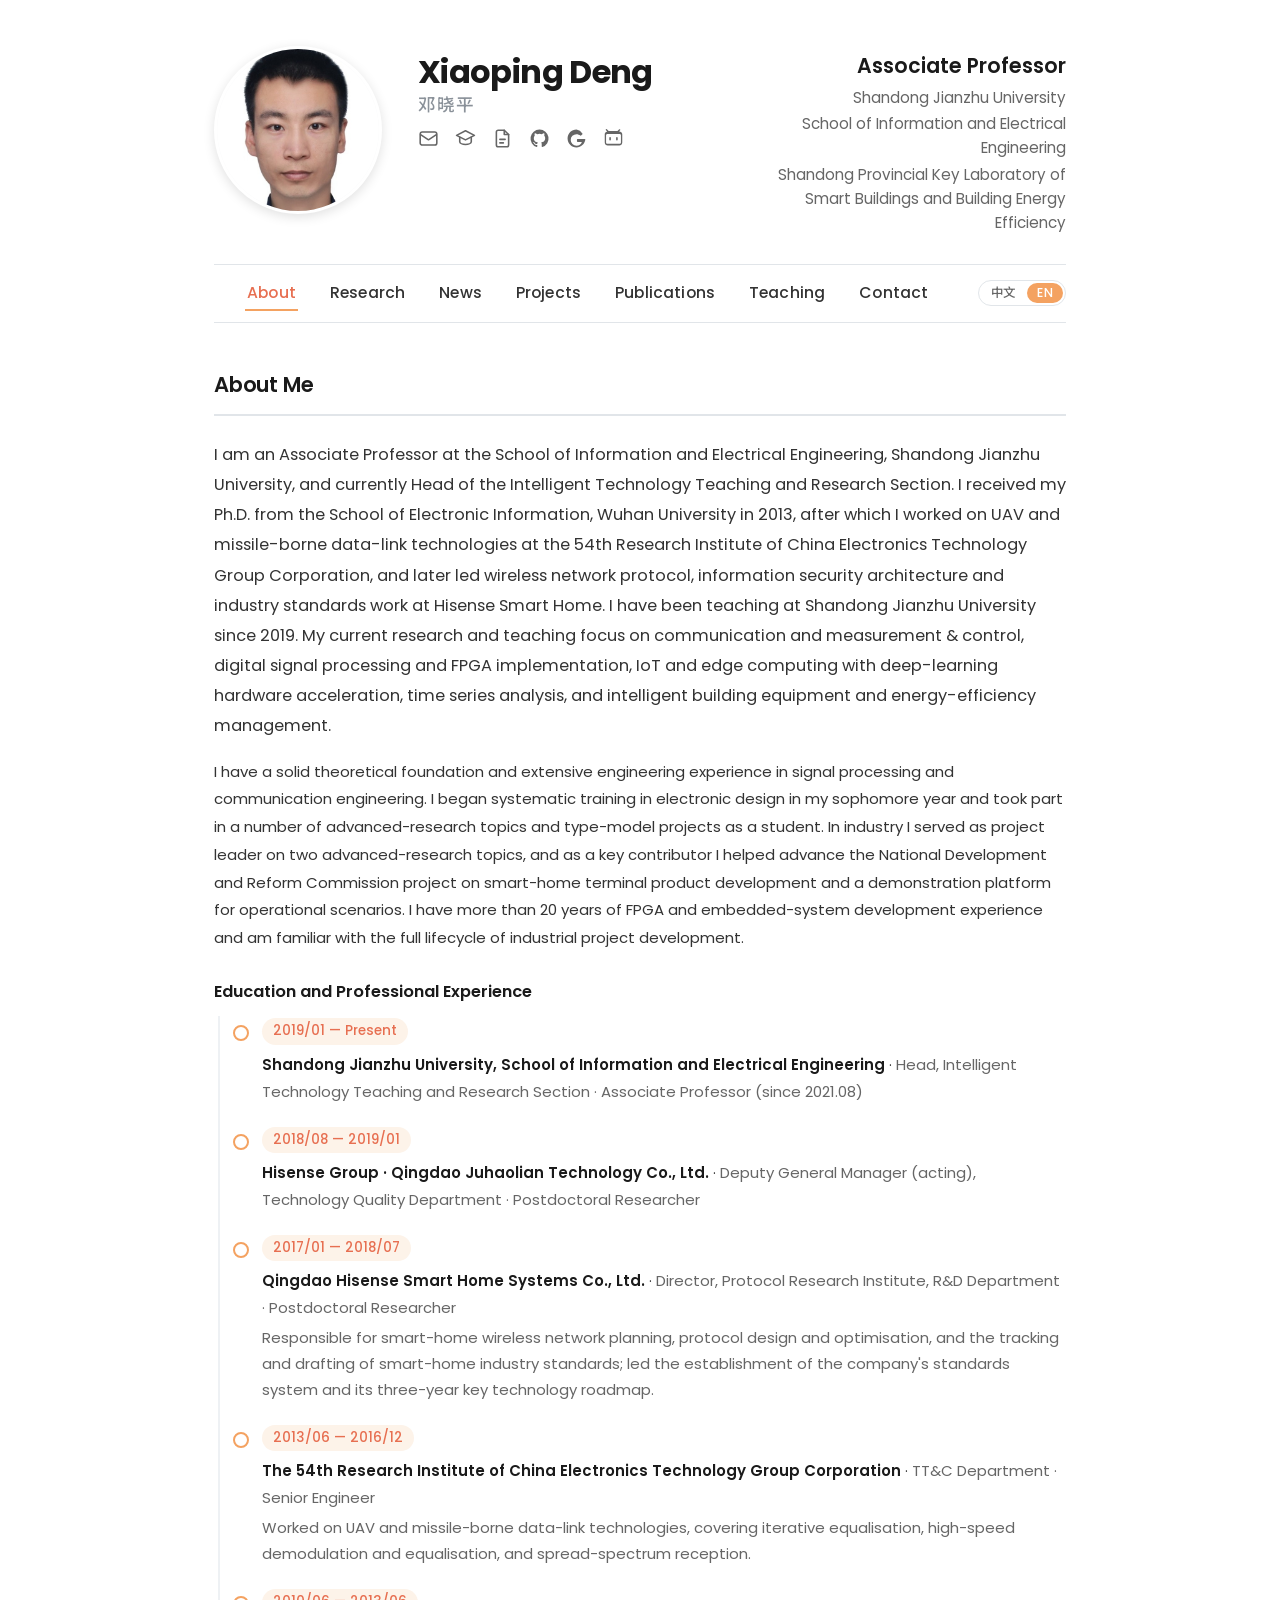
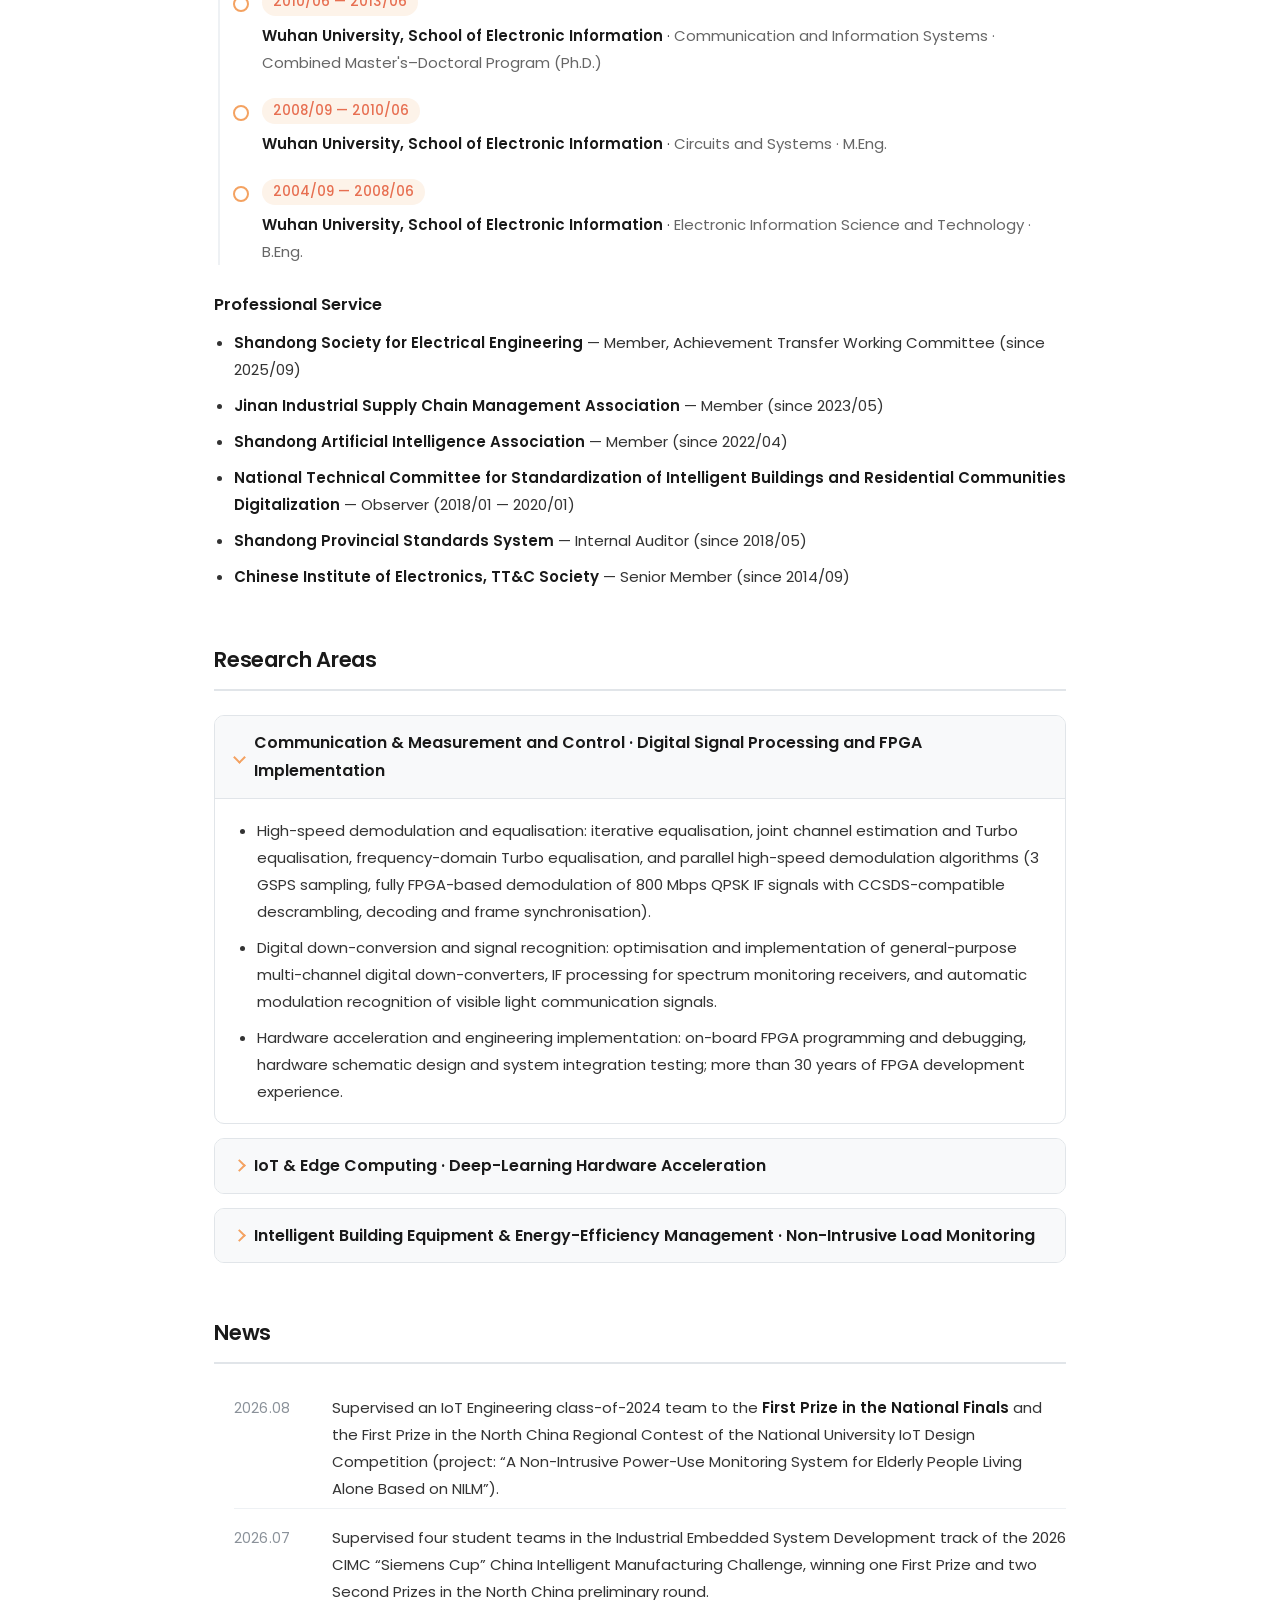
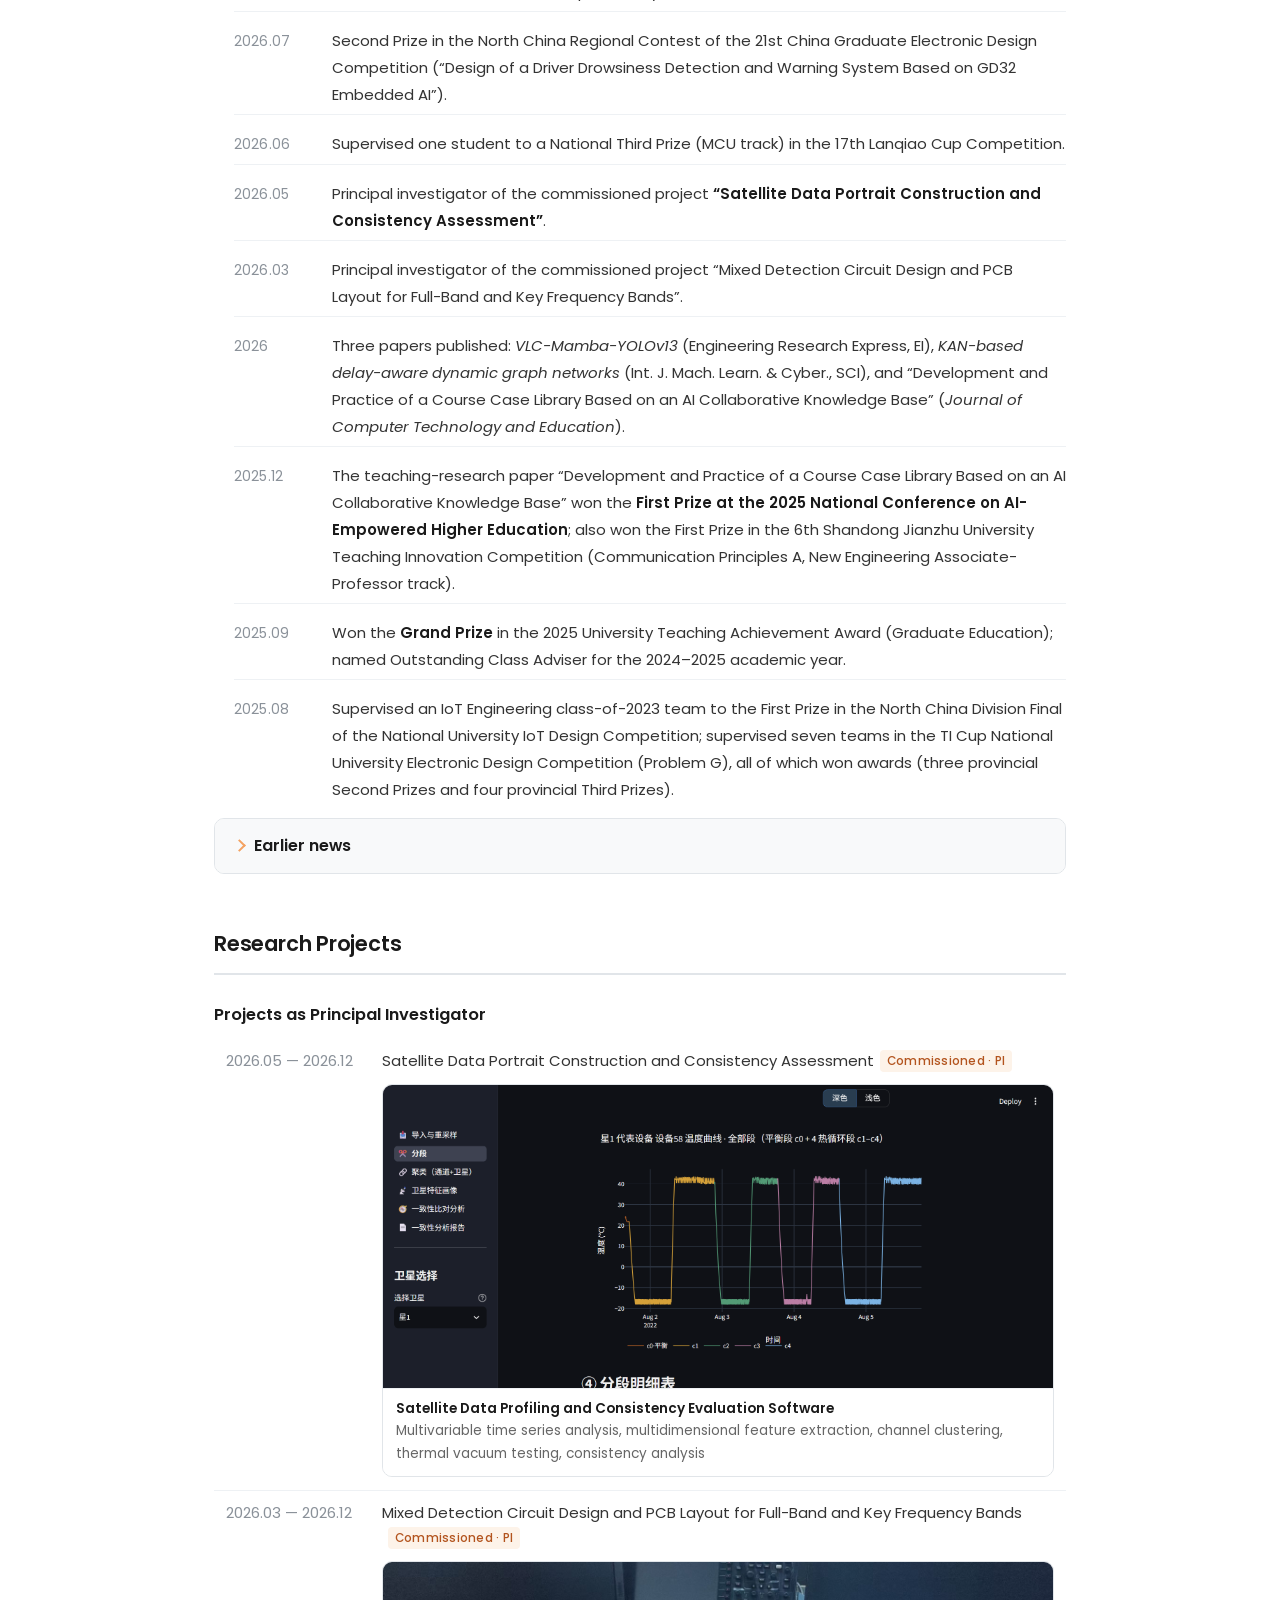
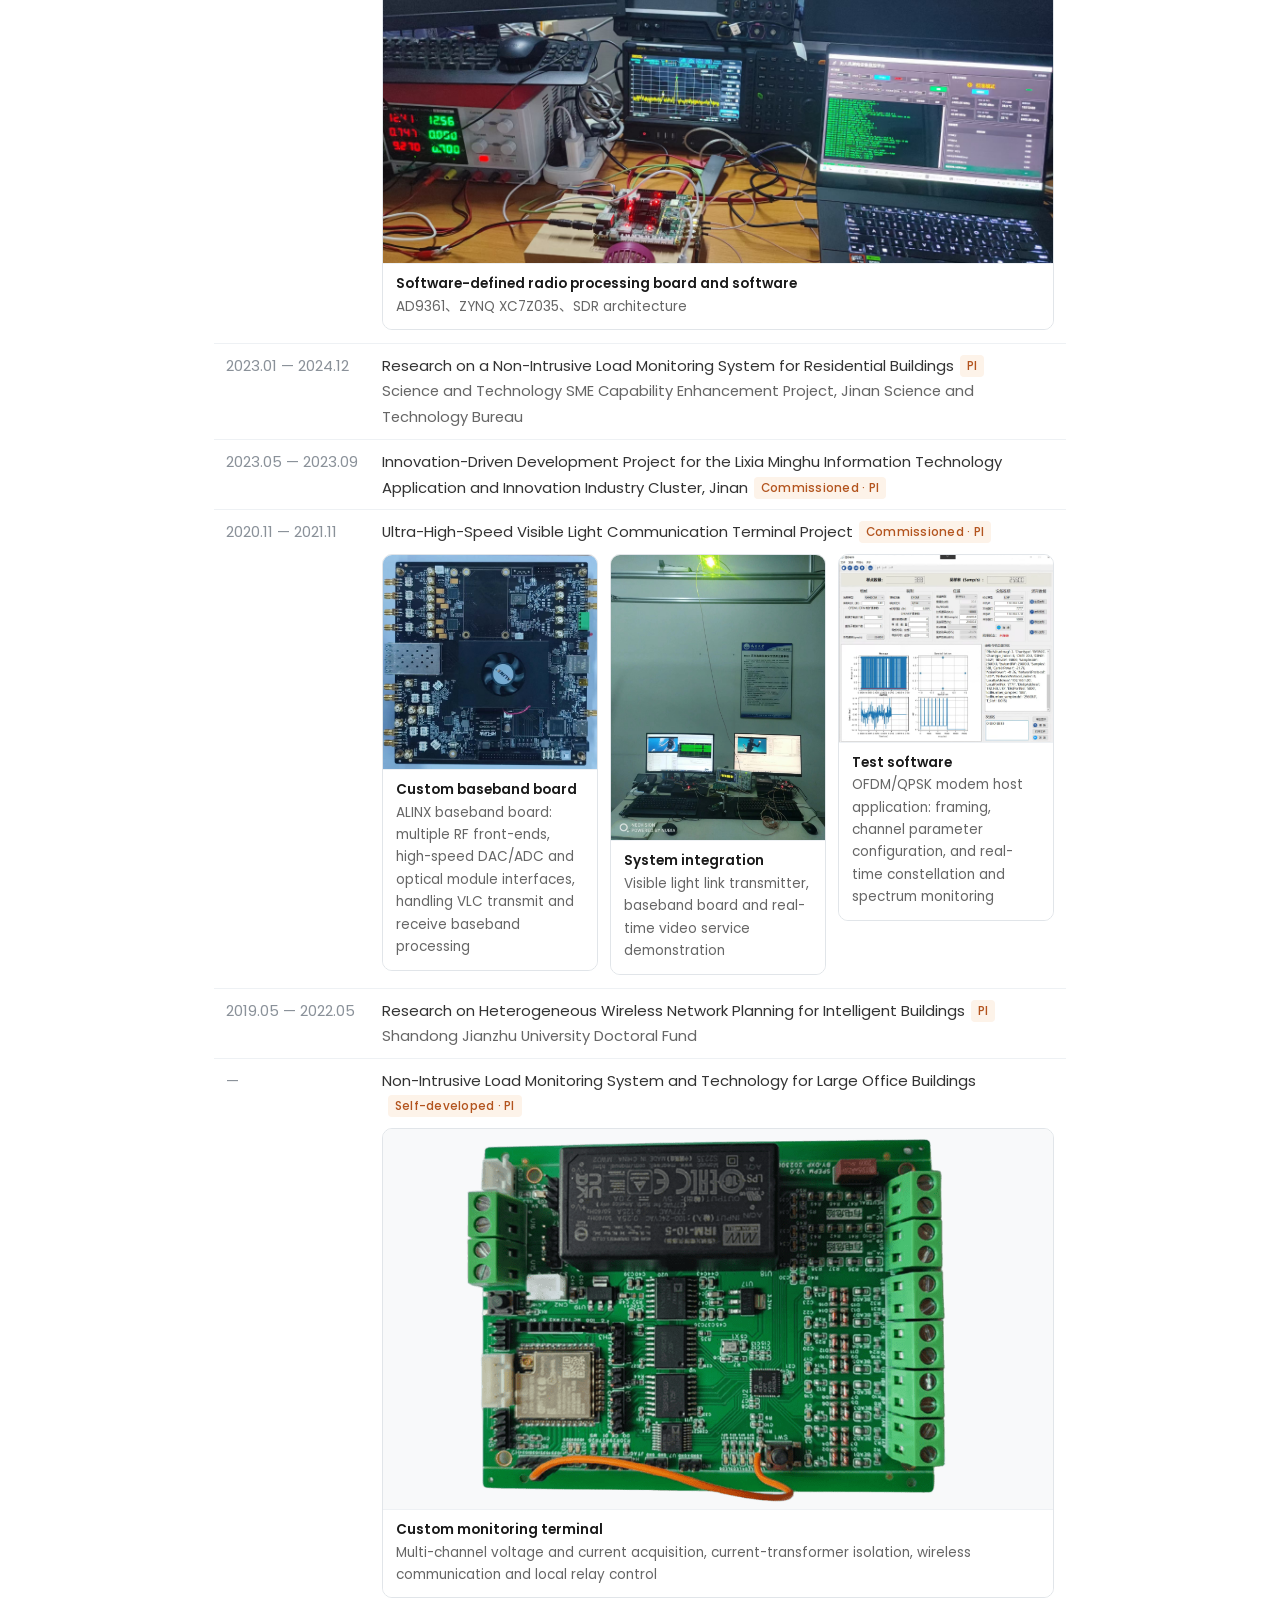
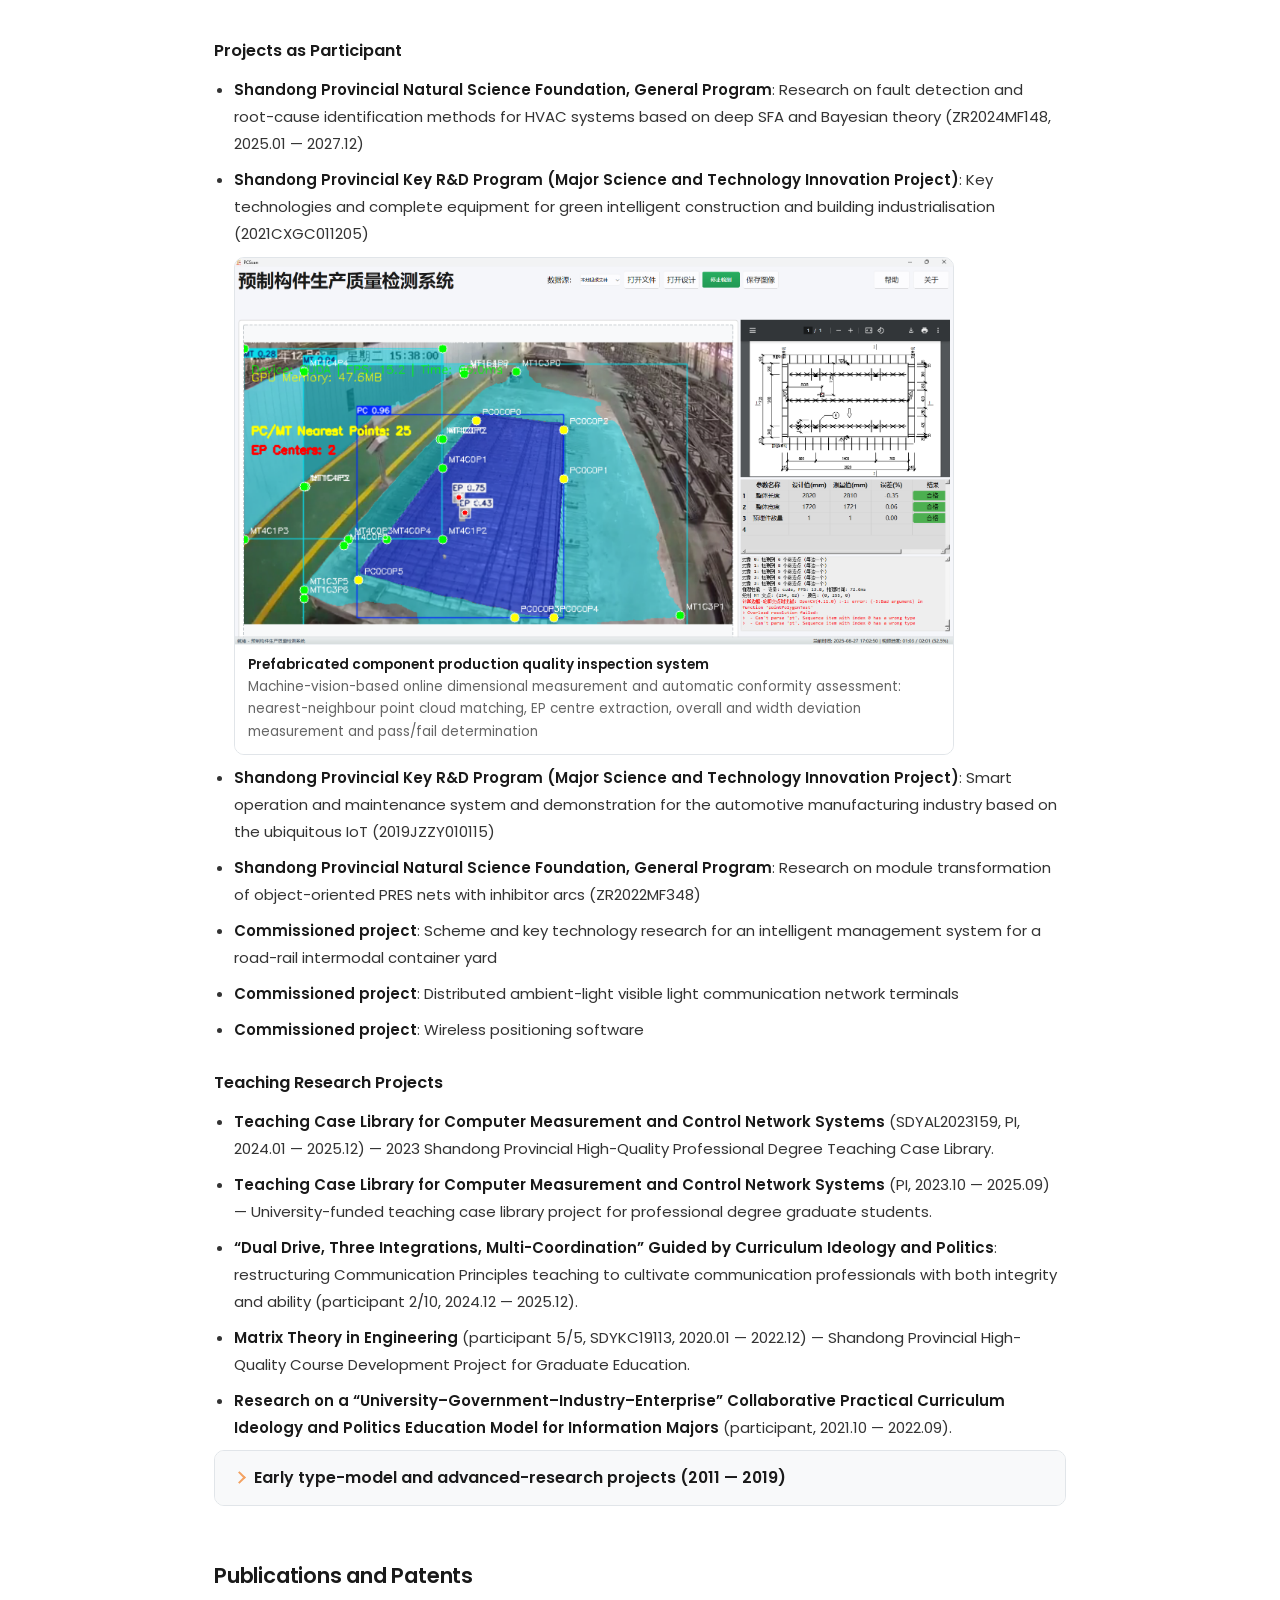
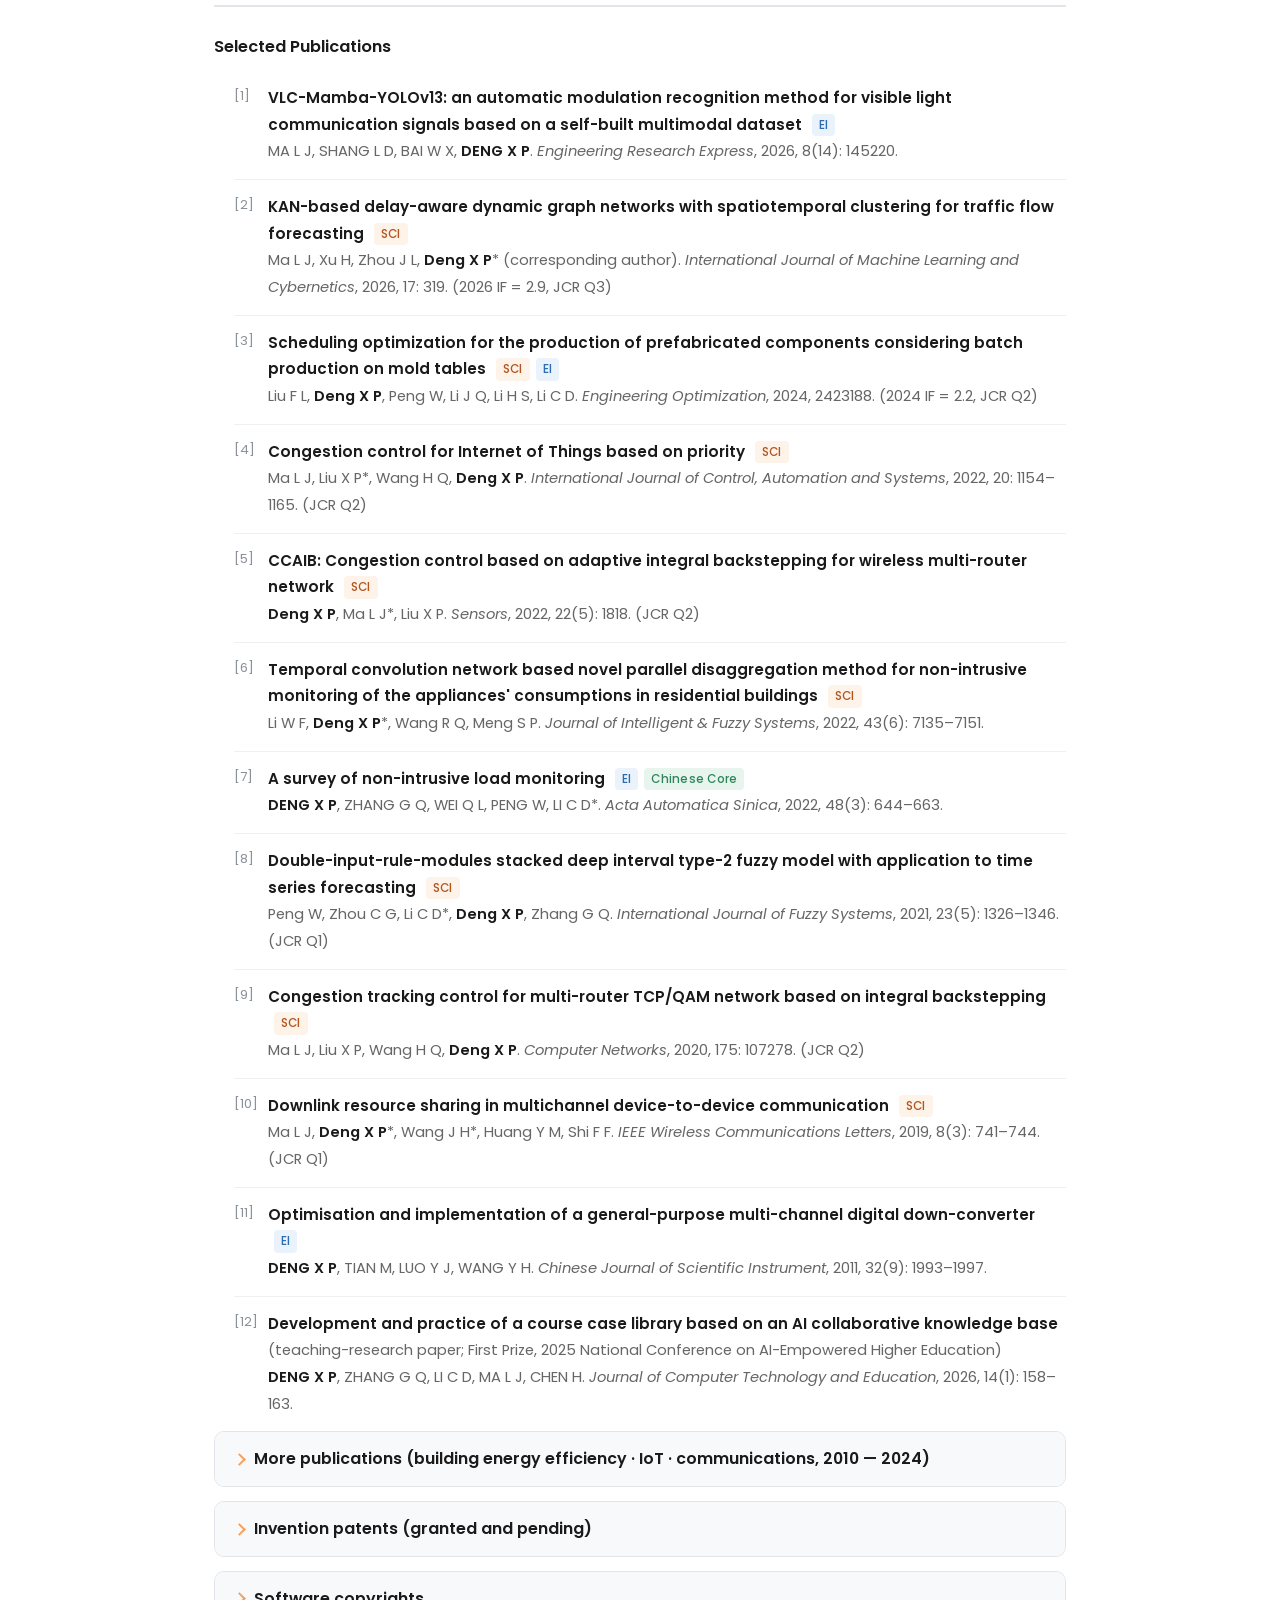
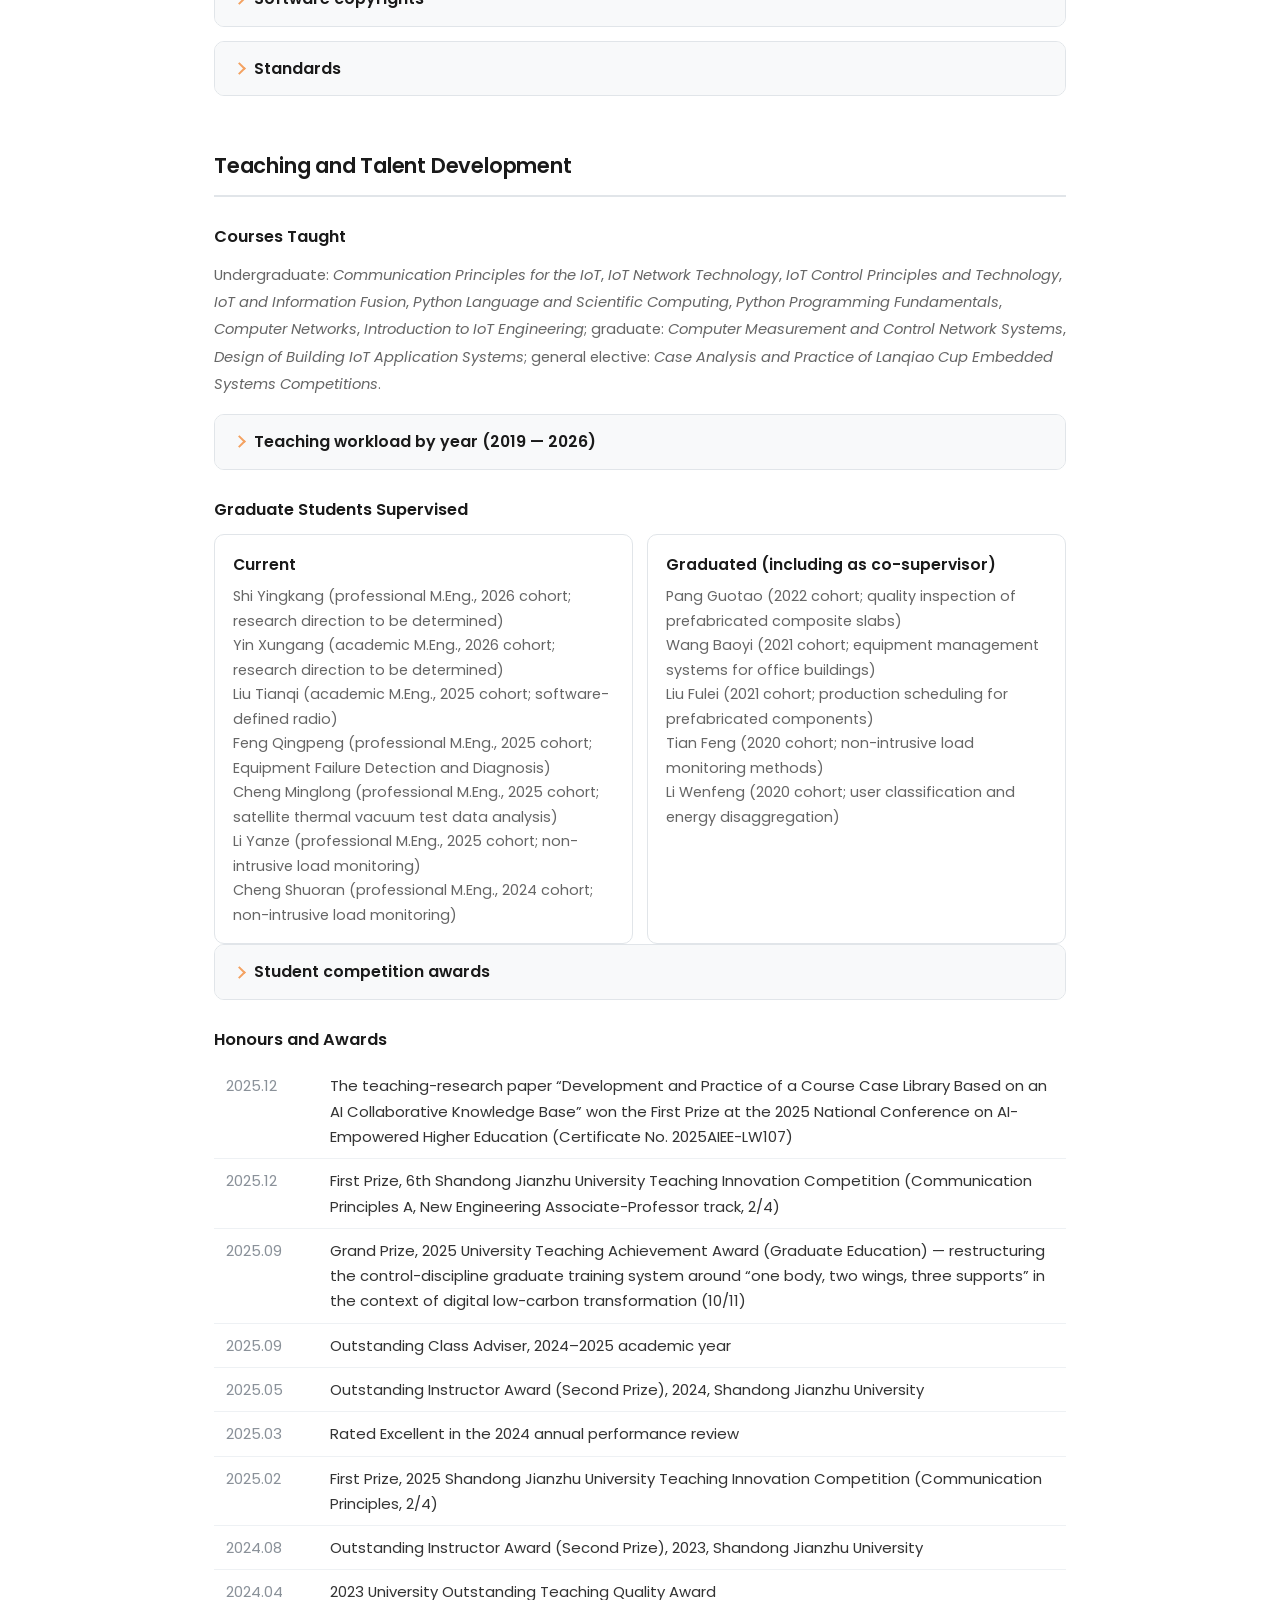
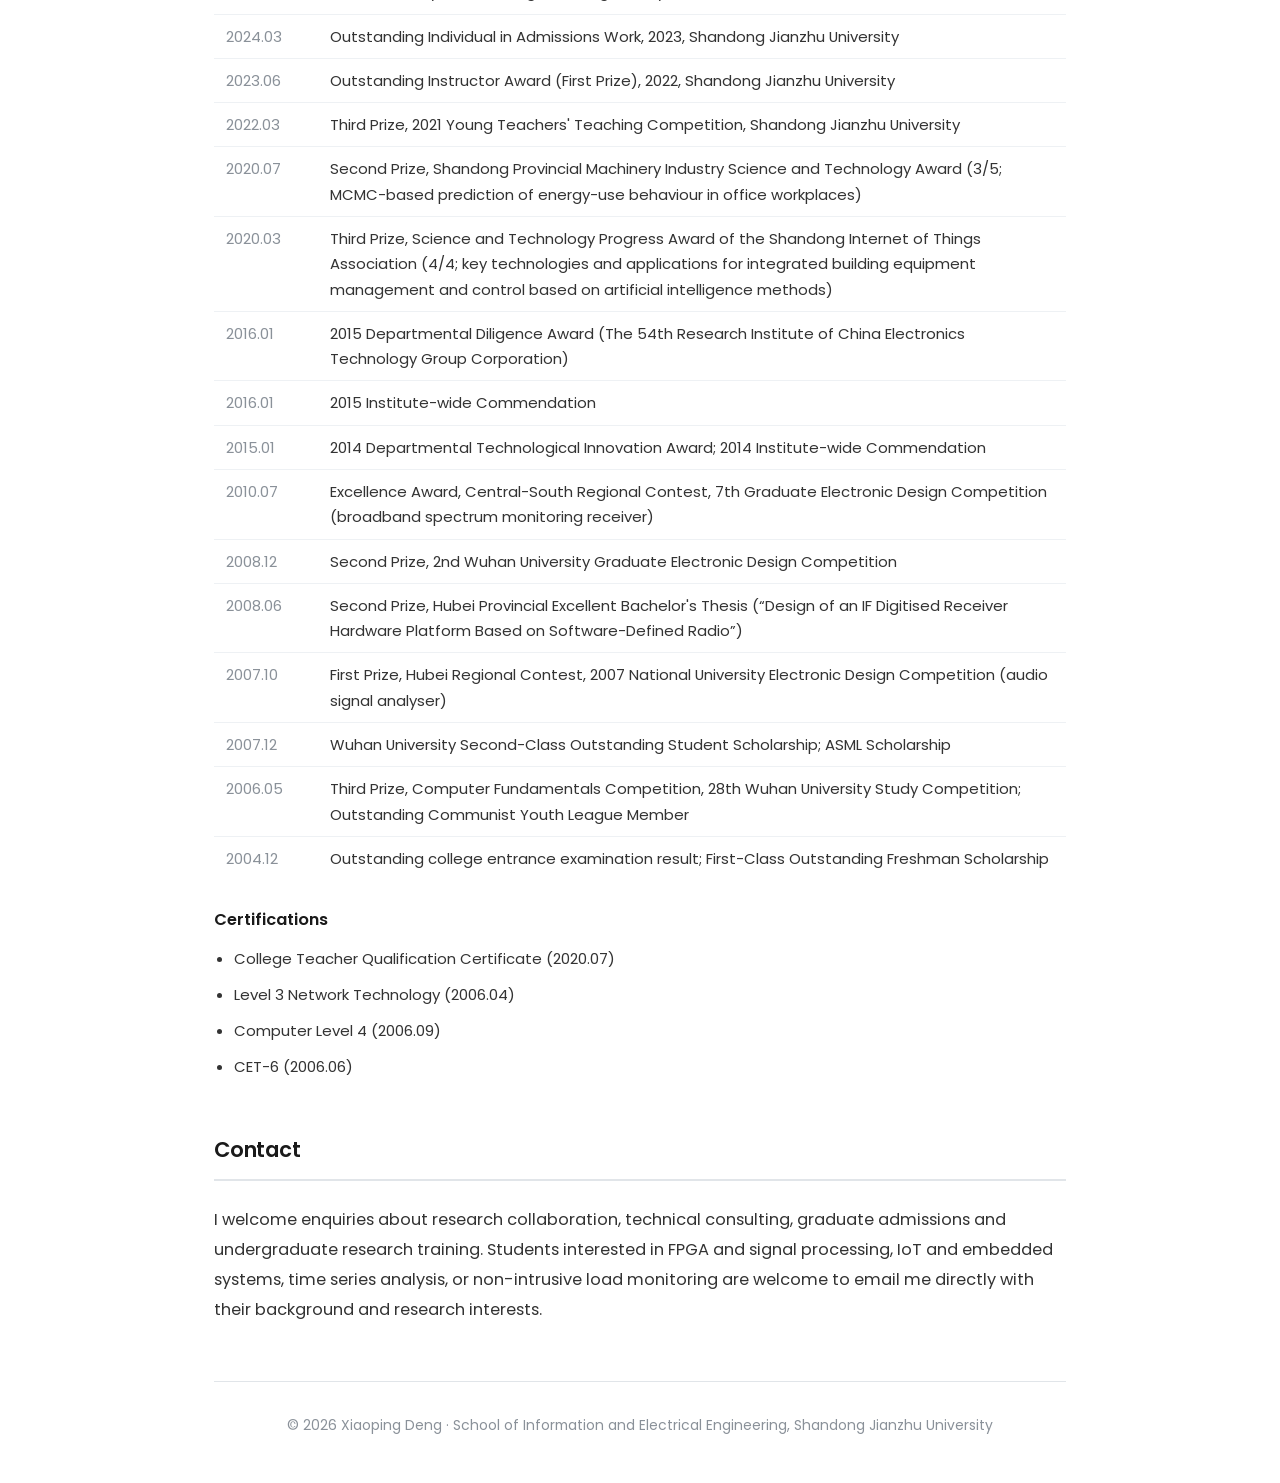
<file: en.html>
<!DOCTYPE html>
<html lang="en">
<head>
<meta charset="UTF-8">
<meta name="viewport" content="width=device-width, initial-scale=1.0">
<title>Xiaoping Deng · Homepage</title>
<meta name="description" content="Xiaoping Deng, Associate Professor at the School of Information and Electrical Engineering, Shandong Jianzhu University, and Head of the Intelligent Technology Teaching and Research Section. Research interests: communication and measurement &amp; control, digital signal processing and FPGA implementation, IoT and edge computing with deep-learning hardware acceleration, time series analysis, and intelligent building equipment and energy-efficiency management.">
<meta name="author" content="Xiaoping Deng">
<meta name="keywords" content="Xiaoping Deng, 邓晓平, Shandong Jianzhu University, School of Information and Electrical Engineering, Internet of Things, non-intrusive load monitoring, NILM, FPGA, digital signal processing, time series analysis, intelligent buildings">
<meta property="og:type" content="profile">
<meta property="og:locale" content="en_US">
<meta property="og:title" content="Xiaoping Deng · Shandong Jianzhu University">
<meta property="og:description" content="Associate Professor · Head, Intelligent Technology Teaching and Research Section · Director, IoT Engineering Program">
<meta property="og:image" content="images/profile.jpg">
<link rel="alternate" hreflang="zh-CN" href="https://XiaopingDeng.github.io/">
<link rel="alternate" hreflang="en" href="https://XiaopingDeng.github.io/en.html">
<link rel="icon" href="data:image/svg+xml,%3Csvg xmlns='http://www.w3.org/2000/svg' viewBox='0 0 64 64'%3E%3Crect width='64' height='64' rx='14' fill='%23f4a261'/%3E%3Ctext x='32' y='45' font-size='36' font-family='Helvetica,Arial,sans-serif' font-weight='bold' fill='%23fff' text-anchor='middle'%3ED%3C/text%3E%3C/svg%3E">
<link rel="preconnect" href="https://fonts.googleapis.com">
<link rel="preconnect" href="https://fonts.gstatic.com" crossorigin>
<link href="https://fonts.googleapis.com/css2?family=Poppins:wght@300;400;500;600;700&family=Noto+Sans+SC:wght@300;400;500;700&display=swap" rel="stylesheet">
<link rel="stylesheet" href="styles.css">
<script type="application/ld+json">
{
  "@context": "https://schema.org",
  "@type": "Person",
  "name": "Xiaoping Deng",
  "alternateName": "邓晓平",
  "jobTitle": "Associate Professor",
  "affiliation": {
    "@type": "Organization",
    "name": "Shandong Jianzhu University",
    "department": "School of Information and Electrical Engineering"
  },
  "email": "dengxiaoping19@sdjzu.edu.cn",
  "knowsAbout": [
    "Communication and measurement & control",
    "Digital signal processing and FPGA implementation",
    "Internet of Things and edge computing",
    "Deep-learning hardware acceleration",
    "Non-intrusive load monitoring",
    "Intelligent building equipment and energy-efficiency management"
  ]
}
</script>
</head>

<body>

<!-- ============================ Intro ============================ -->
<section id="intro" class="intro-container">
    <div class="profile-photo">
        <img src="images/profile.jpg" alt="Portrait of Xiaoping Deng">
    </div>
    <div class="intro-text">
        <h1>Xiaoping Deng</h1>
        <h1 class="name-en">邓晓平</h1>
        <div class="social-icons">
            <a href="mailto:dengxiaoping19@sdjzu.edu.cn" aria-label="Email" title="Email">
                <svg viewBox="0 0 24 24" fill="none" stroke="currentColor" stroke-width="1.8" stroke-linecap="round" stroke-linejoin="round"><rect x="2.5" y="4.5" width="19" height="15" rx="2.5"/><path d="M3 7.5l9 6 9-6"/></svg>
            </a>
            <a href="https://www.sdjzu.edu.cn/" target="_blank" rel="noopener" aria-label="Shandong Jianzhu University" title="Shandong Jianzhu University">
                <svg viewBox="0 0 24 24" fill="none" stroke="currentColor" stroke-width="1.8" stroke-linecap="round" stroke-linejoin="round"><path d="M12 3.2L1.8 8.4 12 13.6l10.2-5.2L12 3.2z"/><path d="M5.4 10.6v5.1c0 1.7 3 3.1 6.6 3.1s6.6-1.4 6.6-3.1v-5.1"/></svg>
            </a>
            <a href="files/cv.pdf" target="_blank" aria-label="Curriculum Vitae (PDF)" title="Curriculum Vitae (PDF)">
                <svg viewBox="0 0 24 24" fill="none" stroke="currentColor" stroke-width="1.8" stroke-linecap="round" stroke-linejoin="round"><path d="M14 2.5H7A2 2 0 005 4.5v15a2 2 0 002 2h10a2 2 0 002-2V7.5l-5-5z"/><path d="M14 2.5v5h5"/><path d="M9 13h6M9 17h4"/></svg>
            </a>
            <!-- Add an <a> here if you have an academic homepage (Google Scholar etc.) -->
            <a href="https://github.com/XiaopingDeng" target="_blank" rel="noopener" aria-label="GitHub" title="GitHub">
                <svg viewBox="0 0 24 24" fill="currentColor"><path d="M12 1.8a10.2 10.2 0 00-3.23 19.9c.51.1.7-.22.7-.49v-1.9c-2.84.62-3.44-1.2-3.44-1.2-.46-1.18-1.13-1.5-1.13-1.5-.93-.63.07-.62.07-.62 1.02.07 1.56 1.05 1.56 1.05.91 1.56 2.39 1.11 2.97.85.09-.66.36-1.11.65-1.37-2.27-.26-4.65-1.13-4.65-5.05 0-1.12.4-2.03 1.05-2.75-.11-.26-.46-1.3.1-2.71 0 0 .86-.27 2.8 1.05a9.7 9.7 0 015.1 0c1.94-1.32 2.8-1.05 2.8-1.05.56 1.41.21 2.45.1 2.71.65.72 1.05 1.63 1.05 2.75 0 3.93-2.39 4.79-4.66 5.04.37.32.7.94.7 1.9v2.82c0 .27.19.6.71.49A10.2 10.2 0 0012 1.8z"/></svg>
            </a>
            <a href="https://gitee.com/XiaopingDeng" target="_blank" rel="noopener" aria-label="Gitee" title="Gitee">
                <svg viewBox="0 0 24 24" fill="currentColor"><path d="M12 1.8C6.37 1.8 1.8 6.37 1.8 12S6.37 22.2 12 22.2c5.2 0 9.52-3.94 10.11-8.97a.6.6 0 00-.59-.67h-8.4a.6.6 0 00-.6.6v2.1c0 .33.27.6.6.6h5.02a6.6 6.6 0 01-6.14 4.34 6.6 6.6 0 010-13.2c1.67 0 3.2.62 4.37 1.64.25.22.63.2.86-.04l1.5-1.52a.6.6 0 00-.02-.87A9.6 9.6 0 0012 1.8z"/></svg>
            </a>
            <a href="https://space.bilibili.com/291197097" target="_blank" rel="noopener" aria-label="Bilibili" title="Bilibili">
                <svg viewBox="0 0 24 24" fill="currentColor"><path d="M18.22 4.02l1.4-1.4a.75.75 0 00-1.06-1.06l-1.72 1.72a.75.75 0 01-.53.22H6.69a.75.75 0 01-.53-.22L4.44 1.56a.75.75 0 10-1.06 1.06l1.4 1.4C3.1 4.5 2 5.6 2 7.1v9.4c0 1.9 1.55 3.45 3.45 3.45h13.1c1.9 0 3.45-1.55 3.45-3.45V7.1c0-1.5-1.1-2.6-2.78-3.08zM20.5 16.5c0 .85-.7 1.55-1.55 1.55H5.05c-.85 0-1.55-.7-1.55-1.55V8.4c0-.85.7-1.55 1.55-1.55h13.9c.85 0 1.55.7 1.55 1.55v8.1z"/><path d="M8.1 10.3a.9.9 0 00-.9.9v2.1a.9.9 0 001.8 0v-2.1a.9.9 0 00-.9-.9zm7.8 0a.9.9 0 00-.9.9v2.1a.9.9 0 001.8 0v-2.1a.9.9 0 00-.9-.9z"/></svg>
            </a>
        </div>
    </div>
    <div class="school-info">
        <h2>Associate Professor</h2>
        <p>Shandong Jianzhu University</p>
        <p>School of Information and Electrical Engineering</p>
        <p>Shandong Provincial Key Laboratory of Smart Buildings and Building Energy Efficiency</p>
    </div>
</section>

<!-- ============================== Navigation ============================== -->
<header class="banner">
    <nav class="navbar">
        <a href="#about" class="nav-link">About</a>
        <a href="#research" class="nav-link">Research</a>
        <a href="#news" class="nav-link">News</a>
        <a href="#projects" class="nav-link">Projects</a>
        <a href="#publications" class="nav-link">Publications</a>
        <a href="#teaching" class="nav-link">Teaching</a>
        <a href="#contact" class="nav-link">Contact</a>
    </nav>
    <div class="lang-switch" role="group" aria-label="Language / 语言切换">
        <a href="index.html" id="langLink" data-href="index.html" hreflang="zh-CN" lang="zh-CN" title="切换到中文">中文</a>
        <span class="is-current" lang="en">EN</span>
    </div>
</header>

<!-- ============================= About ============================= -->
<section id="about" class="section">
    <h2>About Me</h2>
    <p class="lede">
        I am an Associate Professor at the School of Information and Electrical Engineering, Shandong Jianzhu University,
        and currently Head of the Intelligent Technology Teaching and Research Section.
        I received my Ph.D. from the School of Electronic Information, Wuhan University in 2013, after which I worked on
        UAV and missile-borne data-link technologies at the 54th Research Institute of China Electronics Technology Group
        Corporation, and later led wireless network protocol, information security architecture and industry standards work
        at Hisense Smart Home. I have been teaching at Shandong Jianzhu University since 2019.
        My current research and teaching focus on communication and measurement &amp; control, digital signal processing and
        FPGA implementation, IoT and edge computing with deep-learning hardware acceleration, time series analysis,
        and intelligent building equipment and energy-efficiency management.
    </p>
    <p>
        I have a solid theoretical foundation and extensive engineering experience in signal processing and communication
        engineering. I began systematic training in electronic design in my sophomore year and took part in a number of
        advanced-research topics and type-model projects as a student. In industry I served as project leader on two
        advanced-research topics, and as a key contributor I helped advance the National Development and Reform Commission
        project on smart-home terminal product development and a demonstration platform for operational scenarios.
        I have more than 20 years of FPGA and embedded-system development experience and am familiar with the full
        lifecycle of industrial project development.
    </p>

    <h3>Education and Professional Experience</h3>
    <ul class="timeline">
        <li>
            <span class="period">2019/01 — Present</span>
            <div><span class="role">Shandong Jianzhu University, School of Information and Electrical Engineering</span> · <span class="org">Head, Intelligent Technology Teaching and Research Section · Associate Professor (since 2021.08)</span></div>
        </li>
        <li>
            <span class="period">2018/08 — 2019/01</span>
            <div><span class="role">Hisense Group · Qingdao Juhaolian Technology Co., Ltd.</span> · <span class="org">Deputy General Manager (acting), Technology Quality Department · Postdoctoral Researcher</span></div>
        </li>
        <li>
            <span class="period">2017/01 — 2018/07</span>
            <div><span class="role">Qingdao Hisense Smart Home Systems Co., Ltd.</span> · <span class="org">Director, Protocol Research Institute, R&amp;D Department · Postdoctoral Researcher</span></div>
            <div class="note">Responsible for smart-home wireless network planning, protocol design and optimisation, and the tracking and drafting of smart-home industry standards; led the establishment of the company's standards system and its three-year key technology roadmap.</div>
        </li>
        <li>
            <span class="period">2013/06 — 2016/12</span>
            <div><span class="role">The 54th Research Institute of China Electronics Technology Group Corporation</span> · <span class="org">TT&amp;C Department · Senior Engineer</span></div>
            <div class="note">Worked on UAV and missile-borne data-link technologies, covering iterative equalisation, high-speed demodulation and equalisation, and spread-spectrum reception.</div>
        </li>
        <li>
            <span class="period">2010/06 — 2013/06</span>
            <div><span class="role">Wuhan University, School of Electronic Information</span> · <span class="org">Communication and Information Systems · Combined Master's–Doctoral Program (Ph.D.)</span></div>
        </li>
        <li>
            <span class="period">2008/09 — 2010/06</span>
            <div><span class="role">Wuhan University, School of Electronic Information</span> · <span class="org">Circuits and Systems · M.Eng.</span></div>
        </li>
        <li>
            <span class="period">2004/09 — 2008/06</span>
            <div><span class="role">Wuhan University, School of Electronic Information</span> · <span class="org">Electronic Information Science and Technology · B.Eng.</span></div>
        </li>
    </ul>

    <h3>Professional Service</h3>
    <ul>
        <li><b>Shandong Society for Electrical Engineering</b> — Member, Achievement Transfer Working Committee (since 2025/09)</li>
        <li><b>Jinan Industrial Supply Chain Management Association</b> — Member (since 2023/05)</li>
        <li><b>Shandong Artificial Intelligence Association</b> — Member (since 2022/04)</li>
        <li><b>National Technical Committee for Standardization of Intelligent Buildings and Residential Communities Digitalization</b> — Observer (2018/01 — 2020/01)</li>
        <li><b>Shandong Provincial Standards System</b> — Internal Auditor (since 2018/05)</li>
        <li><b>Chinese Institute of Electronics, TT&amp;C Society</b> — Senior Member (since 2014/09)</li>
    </ul>
</section>

<!-- ============================ Research ============================ -->
<section id="research" class="section">
    <h2>Research Areas</h2>

    <details open>
        <summary>Communication &amp; Measurement and Control · Digital Signal Processing and FPGA Implementation</summary>
        <div class="details-body">
            <ul>
                <li>High-speed demodulation and equalisation: iterative equalisation, joint channel estimation and Turbo equalisation, frequency-domain Turbo equalisation, and parallel high-speed demodulation algorithms (3 GSPS sampling, fully FPGA-based demodulation of 800 Mbps QPSK IF signals with CCSDS-compatible descrambling, decoding and frame synchronisation).</li>
                <li>Digital down-conversion and signal recognition: optimisation and implementation of general-purpose multi-channel digital down-converters, IF processing for spectrum monitoring receivers, and automatic modulation recognition of visible light communication signals.</li>
                <li>Hardware acceleration and engineering implementation: on-board FPGA programming and debugging, hardware schematic design and system integration testing; more than 30 years of FPGA development experience.</li>
            </ul>
        </div>
    </details>

    <details>
        <summary>IoT &amp; Edge Computing · Deep-Learning Hardware Acceleration</summary>
        <div class="details-body">
            <ul>
                <li>Wireless networks and protocols: clustering algorithms for heterogeneous self-organising networks in smart homes, congestion control for wireless multi-router networks based on adaptive integral backstepping (CCAIB), priority-based congestion control for the IoT, and multi-channel D2D downlink resource sharing.</li>
                <li>Edge computing and intelligent forecasting: cloud-edge collaborative transfer prediction of building energy consumption, KAN-based delay-aware dynamic graph networks for traffic flow forecasting, and self-learning edge-weight graph convolutional networks for user energy-use classification.</li>
                <li>Embedded AI and applications: engineering deployment on the Ascend AI platform and on GD32 embedded AI (driver drowsiness detection and warning, embedded system development, and related work).</li>
            </ul>
        </div>
    </details>

    <details>
        <summary>Intelligent Building Equipment &amp; Energy-Efficiency Management · Non-Intrusive Load Monitoring</summary>
        <div class="details-body">
            <ul>
                <li>Non-intrusive load monitoring (NILM): a survey paper (<i>Acta Automatica Sinica</i>), event detection based on an improved kNN algorithm and transient/steady-state features, parallel load disaggregation with temporal convolutional networks, and the design and application of a monitoring system fusing high- and low-frequency data.</li>
                <li>Building energy use and equipment management: prediction of energy-use behaviour in office buildings (MCMC), multi-unit collaborative optimisation of ground-source heat pump air-conditioning systems, and fault detection and root-cause identification for HVAC systems.</li>
                <li>Intelligent construction and prefabricated components: reinforcement-learning-based scheduling optimisation for prefabricated component production, grouped production scheduling for concrete prefabricated components, and safety warning for workers intruding into edge zones based on video trajectory analysis.</li>
            </ul>
        </div>
    </details>
</section>

<!-- ============================ News ============================ -->
<section id="news" class="section">
    <h2>News</h2>
    <ul class="news-list">
        <li><span class="when">2026.08</span><span class="what">Supervised an IoT Engineering class-of-2024 team to the <b>First Prize in the National Finals</b> and the First Prize in the North China Regional Contest of the National University IoT Design Competition (project: “A Non-Intrusive Power-Use Monitoring System for Elderly People Living Alone Based on NILM”).</span></li>
        <li><span class="when">2026.07</span><span class="what">Supervised four student teams in the Industrial Embedded System Development track of the 2026 CIMC “Siemens Cup” China Intelligent Manufacturing Challenge, winning one First Prize and two Second Prizes in the North China preliminary round.</span></li>
        <li><span class="when">2026.07</span><span class="what">Second Prize in the North China Regional Contest of the 21st China Graduate Electronic Design Competition (“Design of a Driver Drowsiness Detection and Warning System Based on GD32 Embedded AI”).</span></li>
        <li><span class="when">2026.06</span><span class="what">Supervised one student to a National Third Prize (MCU track) in the 17th Lanqiao Cup Competition.</span></li>
        <li><span class="when">2026.05</span><span class="what">Principal investigator of the commissioned project <b>“Satellite Data Portrait Construction and Consistency Assessment”</b>.</span></li>
        <li><span class="when">2026.03</span><span class="what">Principal investigator of the commissioned project “Mixed Detection Circuit Design and PCB Layout for Full-Band and Key Frequency Bands”.</span></li>
        <li><span class="when">2026</span><span class="what">Three papers published: <i>VLC-Mamba-YOLOv13</i> (Engineering Research Express, EI), <i>KAN-based delay-aware dynamic graph networks</i> (Int. J. Mach. Learn. &amp; Cyber., SCI), and “Development and Practice of a Course Case Library Based on an AI Collaborative Knowledge Base” (<i>Journal of Computer Technology and Education</i>).</span></li>
        <li><span class="when">2025.12</span><span class="what">The teaching-research paper “Development and Practice of a Course Case Library Based on an AI Collaborative Knowledge Base” won the <b>First Prize at the 2025 National Conference on AI-Empowered Higher Education</b>; also won the First Prize in the 6th Shandong Jianzhu University Teaching Innovation Competition (Communication Principles A, New Engineering Associate-Professor track).</span></li>
        <li><span class="when">2025.09</span><span class="what">Won the <b>Grand Prize</b> in the 2025 University Teaching Achievement Award (Graduate Education); named Outstanding Class Adviser for the 2024–2025 academic year.</span></li>
        <li><span class="when">2025.08</span><span class="what">Supervised an IoT Engineering class-of-2023 team to the First Prize in the North China Division Final of the National University IoT Design Competition; supervised seven teams in the TI Cup National University Electronic Design Competition (Problem G), all of which won awards (three provincial Second Prizes and four provincial Third Prizes).</span></li>
    </ul>
    <details>
        <summary>Earlier news</summary>
        <div class="details-body">
            <ul class="news-list">
                <li><span class="when">2025.05</span><span class="what">Won the 2024 University Outstanding Instructor Award (Second Prize), Shandong Jianzhu University.</span></li>
                <li><span class="when">2025.04</span><span class="what">Supervised five students to provincial awards in the 16th Lanqiao Cup Competition (one EDA Second Prize, one Embedded Systems Second Prize, three Third Prizes).</span></li>
                <li><span class="when">2025.03</span><span class="what">Rated Excellent in the 2024 annual performance review.</span></li>
                <li><span class="when">2025.02</span><span class="what">Won the First Prize in the 2025 Shandong Jianzhu University Teaching Innovation Competition (Communication Principles).</span></li>
                <li><span class="when">2024.09</span><span class="what">Bronze Award, University Track, Jinan Regional Final of the 2024 Ascend AI Innovation Competition.</span></li>
                <li><span class="when">2024.04</span><span class="what">Won the 2023 University Outstanding Teaching Quality Award.</span></li>
                <li><span class="when">2024</span><span class="what">Paper <i>Scheduling optimization for the production of prefabricated components</i> published in Engineering Optimization (SCI/EI, JCR Q2).</span></li>
                <li><span class="when">2023.10</span><span class="what">Supervised students to the Second Prize in the Standard Track of the Shandong Regional Selection of the 17th iCAN National College Student Innovation and Entrepreneurship Competition.</span></li>
                <li><span class="when">2023.06</span><span class="what">Won the 2022 University Outstanding Instructor Award (First Prize), Shandong Jianzhu University.</span></li>
                <li><span class="when">2023.02</span><span class="what">Co-authored the Shandong provincial engineering construction standard <i>Evaluation Standard for Smart Residential Communities</i> (DB37/T 5240-2022), published.</span></li>
            </ul>
        </div>
    </details>
</section>

<!-- ============================ Projects ============================ -->
<section id="projects" class="section">
    <h2>Research Projects</h2>

    <h3>Projects as Principal Investigator</h3>
    <div class="table-wrap">
        <table class="plain">
            <tbody>
                <tr><td class="when">2026.05 — 2026.12</td><td>Satellite Data Portrait Construction and Consistency Assessment<span class="tag sci">Commissioned · PI</span><br><span class="pub-meta"></span>
					<div class="figure-grid">
                        <figure>
                            <a href="images/卫星数据画像构造与一致性评估.png" target="_blank" rel="noopener">
                                <img src="images/卫星数据画像构造与一致性评估.png" alt="Satellite Data Profiling and Consistency Evaluation Software" loading="lazy">
                            </a>
                            <figcaption><b>Satellite Data Profiling and Consistency Evaluation Software</b><br>Multivariable time series analysis, multidimensional feature extraction, channel clustering, thermal vacuum testing, consistency analysis</figcaption>
                        </figure>
                    </div>
				</td></tr>
                <tr><td class="when">2026.03 — 2026.12</td><td>Mixed Detection Circuit Design and PCB Layout for Full-Band and Key Frequency Bands<span class="tag sci">Commissioned · PI</span><br><span class="pub-meta"></span>
                    <div class="figure-grid">
                        <figure>
                            <a href="images/全频段及重点频段混合侦测电路设计-系统.jpg" target="_blank" rel="noopener">
                                <img src="images/全频段及重点频段混合侦测电路设计-系统.jpg" alt="Prototype of drone direction-finding system based on the AD9361 ZYNQ XC7Z035 SDR architecture" loading="lazy">
                            </a>
                            <figcaption><b>Software-defined radio processing board and software</b><br>AD9361、ZYNQ XC7Z035、SDR architecture</figcaption>
                        </figure>
                    </div>
                </td></tr>
                <tr><td class="when">2023.01 — 2024.12</td><td>Research on a Non-Intrusive Load Monitoring System for Residential Buildings<span class="tag sci">PI</span><br><span class="pub-meta">Science and Technology SME Capability Enhancement Project, Jinan Science and Technology Bureau</span></td></tr>
                <tr><td class="when">2023.05 — 2023.09</td><td>Innovation-Driven Development Project for the Lixia Minghu Information Technology Application and Innovation Industry Cluster, Jinan<span class="tag sci">Commissioned · PI</span><br><span class="pub-meta"></span></td></tr>
                <tr><td class="when">2020.11 — 2021.11</td><td>Ultra-High-Speed Visible Light Communication Terminal Project<span class="tag sci">Commissioned · PI</span><br><span class="pub-meta"></span>
                    <div class="figure-grid">
                        <figure>
                            <a href="images/超高速可见光通信终端项目-硬件.png" target="_blank" rel="noopener">
                                <img src="images/超高速可见光通信终端项目-硬件.png" alt="Custom baseband processing board for the ultra-high-speed visible light communication terminal" loading="lazy">
                            </a>
                            <figcaption><b>Custom baseband board</b><br>ALINX baseband board: multiple RF front-ends, high-speed DAC/ADC and optical module interfaces, handling VLC transmit and receive baseband processing</figcaption>
                        </figure>
                        <figure class="tall">
                            <a href="images/超高速可见光通信终端项目-系统.png" target="_blank" rel="noopener">
                                <img src="images/超高速可见光通信终端项目-系统.png" alt="System integration test site for the ultra-high-speed visible light communication terminal" loading="lazy">
                            </a>
                            <figcaption><b>System integration</b><br>Visible light link transmitter, baseband board and real-time video service demonstration</figcaption>
                        </figure>
                        <figure>
                            <a href="images/超高速可见光通信终端项目-测试软件.png" target="_blank" rel="noopener">
                                <img src="images/超高速可见光通信终端项目-测试软件.png" alt="Host-side test software for the ultra-high-speed visible light communication terminal" loading="lazy">
                            </a>
                            <figcaption><b>Test software</b><br>OFDM/QPSK modem host application: framing, channel parameter configuration, and real-time constellation and spectrum monitoring</figcaption>
                        </figure>
                    </div>
                </td></tr>
                <tr><td class="when">2019.05 — 2022.05</td><td>Research on Heterogeneous Wireless Network Planning for Intelligent Buildings<span class="tag sci">PI</span><br><span class="pub-meta">Shandong Jianzhu University Doctoral Fund</span></td></tr>
                <tr><td class="when">—</td><td>Non-Intrusive Load Monitoring System and Technology for Large Office Buildings<span class="tag sci">Self-developed · PI</span>
                    <div class="figure-grid">
                        <figure>
                            <a href="images/面向大型办公建筑的非侵入式负荷监测系统与技术.png" target="_blank" rel="noopener">
                                <img src="images/面向大型办公建筑的非侵入式负荷监测系统与技术.png" alt="Custom monitoring terminal circuit board for the non-intrusive load monitoring system" loading="lazy">
                            </a>
                            <figcaption><b>Custom monitoring terminal</b><br>Multi-channel voltage and current acquisition, current-transformer isolation, wireless communication and local relay control</figcaption>
                        </figure>
                    </div>
                </td></tr>
            </tbody>
        </table>
    </div>

    <h3>Projects as Participant</h3>
    <ul>
        <li><b>Shandong Provincial Natural Science Foundation, General Program</b>: Research on fault detection and root-cause identification methods for HVAC systems based on deep SFA and Bayesian theory (ZR2024MF148, 2025.01 — 2027.12)</li>
        <li><b>Shandong Provincial Key R&amp;D Program (Major Science and Technology Innovation Project)</b>: Key technologies and complete equipment for green intelligent construction and building industrialisation (2021CXGC011205)
            <div class="figure-grid">
                <figure class="wide">
                    <a href="images/绿色智能建造和建筑工业化关键技术与成套装备.png" target="_blank" rel="noopener">
                        <img src="images/绿色智能建造和建筑工业化关键技术与成套装备.png" alt="Software interface of the prefabricated component production quality inspection system" loading="lazy">
                    </a>
                    <figcaption><b>Prefabricated component production quality inspection system</b><br>Machine-vision-based online dimensional measurement and automatic conformity assessment: nearest-neighbour point cloud matching, EP centre extraction, overall and width deviation measurement and pass/fail determination</figcaption>
                </figure>
            </div>
        </li>
        <li><b>Shandong Provincial Key R&amp;D Program (Major Science and Technology Innovation Project)</b>: Smart operation and maintenance system and demonstration for the automotive manufacturing industry based on the ubiquitous IoT (2019JZZY010115)</li>
        <li><b>Shandong Provincial Natural Science Foundation, General Program</b>: Research on module transformation of object-oriented PRES nets with inhibitor arcs (ZR2022MF348)</li>
        <li><b>Commissioned project</b>: Scheme and key technology research for an intelligent management system for a road-rail intermodal container yard</li>
        <li><b>Commissioned project</b>: Distributed ambient-light visible light communication network terminals</li>
        <li><b>Commissioned project</b>: Wireless positioning software</li>
    </ul>

    <h3>Teaching Research Projects</h3>
    <ul>
        <li><b>Teaching Case Library for Computer Measurement and Control Network Systems</b> (SDYAL2023159, PI, 2024.01 — 2025.12) — 2023 Shandong Provincial High-Quality Professional Degree Teaching Case Library.</li>
        <li><b>Teaching Case Library for Computer Measurement and Control Network Systems</b> (PI, 2023.10 — 2025.09) — University-funded teaching case library project for professional degree graduate students.</li>
        <li><b>“Dual Drive, Three Integrations, Multi-Coordination” Guided by Curriculum Ideology and Politics</b>: restructuring Communication Principles teaching to cultivate communication professionals with both integrity and ability (participant 2/10, 2024.12 — 2025.12).</li>
        <li><b>Matrix Theory in Engineering</b> (participant 5/5, SDYKC19113, 2020.01 — 2022.12) — Shandong Provincial High-Quality Course Development Project for Graduate Education.</li>
        <li><b>Research on a “University–Government–Industry–Enterprise” Collaborative Practical Curriculum Ideology and Politics Education Model for Information Majors</b> (participant, 2021.10 — 2022.09).</li>
    </ul>

    <details>
        <summary>Early type-model and advanced-research projects (2011 — 2019)</summary>
        <div class="details-body">
            <h3>As Project Leader</h3>
            <ul>
                <li><b>XX High-Speed Data Transmission Technology</b> — XXXX Advanced Research Shared Technology (2016.09 — 2019.09)</li>
                <li><b>Research on XX Ultra-High-Speed Modulation and Coding Technology</b> — XXXX Advanced Research Fund (2015.08 — 2017.08)</li>
            </ul>
            <h3>As Participant</h3>
            <ul>
                <li>Random agile multi-platform de-interleaving and positioning technology (863 Program advanced research)</li>
                <li>Ultra-long-endurance highly reliable TT&amp;C communication and navigation technology (863 Program advanced research)</li>
            </ul>
            <h3>Engineering Projects</h3>
            <ul>
                <li><b>High-Speed Data Receiver (HDR)</b> (2011.01 — 2013.03): a modular, integrated solution for high-speed satellite ground reception, with 3 GSPS high-speed sampling and an all-FPGA design, achieving demodulation, CCSDS-compatible descrambling/decoding and frame synchronisation of 800 Mbps QPSK IF signals. Responsible for scheme design, hardware debugging, parallel high-speed demodulation algorithm simulation and FPGA implementation, and performance testing.
                    <div class="figure-grid">
                        <figure class="wide">
                            <a href="images/高速数据接收机（HDR）.png" target="_blank" rel="noopener">
                                <img src="images/高速数据接收机（HDR）.png" alt="Integration test environment for the high-speed data receiver HDR prototype" loading="lazy">
                            </a>
                            <figcaption><b>Prototype integration testing environment</b><br>Rack-mounted HDR-80/HDR-20 receivers, instruments and terminals on the integration test bench</figcaption>
                        </figure>
                    </div>
                </li>
                <li><b>Receiving and Demodulation Subsystem of a Satellite Video Surveillance Ground Checkout System</b> (2011.04 — 2011.12): IF sampling and variable-rate BPSK/QPSK demodulation, Viterbi decoding, de-interleaving, descrambling and RS decoding, with data distributed over a network interface to the decryption and quick-look subsystems. Responsible for equipment scheme design, hardware debugging, main FPGA program design and debugging, and on-site integration testing.</li>
                <li><b>Development of a Prototype Through-Wall Detection Radar</b> (2009.09 — 2011.06): a radar prototype with a single-transmit dual-receive antenna system. Responsible for system hardware architecture design and part of the debugging, research on denoising algorithms and their FPGA implementation, and participation in field tests.</li>
                <li><b>HY-2 Laser Communication Data Processing Terminal Equipment</b> (2010.08 — 2011.03): high-speed laser signal acquisition and baseband signal analysis, providing data source code storage, download and subscription services.</li>
                <li><b>ZY-3 Data Preprocessing Equipment</b> (2009.08 — 2009.12): receives baseband data over Gigabit Ethernet and unpacks it; frame synchronisation, descrambling and RS decoding are performed on the preprocessing motherboard via a PCI interface; single-channel real-time processing rate &gt; 600 Mbps.</li>
                <li><b>Development of an IF Processing Board for a Spectrum Monitoring Receiver</b> (2007.12 — 2009.11): 21.4 MHz IF high-speed sampling, digital down-conversion, spectrum analysis, and modulation scheme and parameter identification, together with demodulation of common analogue and digital modulated signals. Responsible for requirements analysis, system scheme design, hardware schematic design and on-board FPGA program development.</li>
                <li><b>Laser Waveform Digitisation Device</b> (2009.03 — 2009.07): a 3 GSPS sampling device that acquires narrow-pulse laser waveforms in real time and buffers them for upload. Responsible for hardware schematic design, system hardware debugging, and on-board FPGA program design and testing.</li>
            </ul>
        </div>
    </details>
</section>

<!-- =========================== Publications =========================== -->
<section id="publications" class="section">
    <h2>Publications and Patents</h2>

    <h3>Selected Publications</h3>
    <ol class="pub-list">
        <li>
            <span class="pub-title">VLC-Mamba-YOLOv13: an automatic modulation recognition method for visible light communication signals based on a self-built multimodal dataset</span>
            <span class="tag ei">EI</span><br>
            <span class="pub-meta">MA L J, SHANG L D, BAI W X, <b>DENG X P</b>. <i>Engineering Research Express</i>, 2026, 8(14): 145220.</span>
        </li>
        <li>
            <span class="pub-title">KAN-based delay-aware dynamic graph networks with spatiotemporal clustering for traffic flow forecasting</span>
            <span class="tag sci">SCI</span><br>
            <span class="pub-meta">Ma L J, Xu H, Zhou J L, <b>Deng X P</b>* (corresponding author). <i>International Journal of Machine Learning and Cybernetics</i>, 2026, 17: 319. (2026 IF = 2.9, JCR Q3)</span>
        </li>
        <li>
            <span class="pub-title">Scheduling optimization for the production of prefabricated components considering batch production on mold tables</span>
            <span class="tag sci">SCI</span><span class="tag ei">EI</span><br>
            <span class="pub-meta">Liu F L, <b>Deng X P</b>, Peng W, Li J Q, Li H S, Li C D. <i>Engineering Optimization</i>, 2024, 2423188. (2024 IF = 2.2, JCR Q2)</span>
        </li>
        <li>
            <span class="pub-title">Congestion control for Internet of Things based on priority</span>
            <span class="tag sci">SCI</span><br>
            <span class="pub-meta">Ma L J, Liu X P*, Wang H Q, <b>Deng X P</b>. <i>International Journal of Control, Automation and Systems</i>, 2022, 20: 1154–1165. (JCR Q2)</span>
        </li>
        <li>
            <span class="pub-title">CCAIB: Congestion control based on adaptive integral backstepping for wireless multi-router network</span>
            <span class="tag sci">SCI</span><br>
            <span class="pub-meta"><b>Deng X P</b>, Ma L J*, Liu X P. <i>Sensors</i>, 2022, 22(5): 1818. (JCR Q2)</span>
        </li>
        <li>
            <span class="pub-title">Temporal convolution network based novel parallel disaggregation method for non-intrusive monitoring of the appliances' consumptions in residential buildings</span>
            <span class="tag sci">SCI</span><br>
            <span class="pub-meta">Li W F, <b>Deng X P</b>*, Wang R Q, Meng S P. <i>Journal of Intelligent &amp; Fuzzy Systems</i>, 2022, 43(6): 7135–7151.</span>
        </li>
        <li>
            <span class="pub-title">A survey of non-intrusive load monitoring</span>
            <span class="tag ei">EI</span><span class="tag core">Chinese Core</span><br>
            <span class="pub-meta"><b>DENG X P</b>, ZHANG G Q, WEI Q L, PENG W, LI C D*. <i>Acta Automatica Sinica</i>, 2022, 48(3): 644–663.</span>
        </li>
        <li>
            <span class="pub-title">Double-input-rule-modules stacked deep interval type-2 fuzzy model with application to time series forecasting</span>
            <span class="tag sci">SCI</span><br>
            <span class="pub-meta">Peng W, Zhou C G, Li C D*, <b>Deng X P</b>, Zhang G Q. <i>International Journal of Fuzzy Systems</i>, 2021, 23(5): 1326–1346. (JCR Q1)</span>
        </li>
        <li>
            <span class="pub-title">Congestion tracking control for multi-router TCP/QAM network based on integral backstepping</span>
            <span class="tag sci">SCI</span><br>
            <span class="pub-meta">Ma L J, Liu X P, Wang H Q, <b>Deng X P</b>. <i>Computer Networks</i>, 2020, 175: 107278. (JCR Q2)</span>
        </li>
        <li>
            <span class="pub-title">Downlink resource sharing in multichannel device-to-device communication</span>
            <span class="tag sci">SCI</span><br>
            <span class="pub-meta">Ma L J, <b>Deng X P</b>*, Wang J H*, Huang Y M, Shi F F. <i>IEEE Wireless Communications Letters</i>, 2019, 8(3): 741–744. (JCR Q1)</span>
        </li>
        <li>
            <span class="pub-title">Optimisation and implementation of a general-purpose multi-channel digital down-converter</span>
            <span class="tag ei">EI</span><br>
            <span class="pub-meta"><b>DENG X P</b>, TIAN M, LUO Y J, WANG Y H. <i>Chinese Journal of Scientific Instrument</i>, 2011, 32(9): 1993–1997.</span>
        </li>
        <li>
            <span class="pub-title">Development and practice of a course case library based on an AI collaborative knowledge base</span>
            <span class="pub-meta">(teaching-research paper; First Prize, 2025 National Conference on AI-Empowered Higher Education)</span><br>
            <span class="pub-meta"><b>DENG X P</b>, ZHANG G Q, LI C D, MA L J, CHEN H. <i>Journal of Computer Technology and Education</i>, 2026, 14(1): 158–163.</span>
        </li>
    </ol>

    <details>
        <summary>More publications (building energy efficiency · IoT · communications, 2010 — 2024)</summary>
        <div class="details-body">
            <ol class="pub-list">
                <li><span class="pub-meta"><b>DENG X P</b>, MA L J. A clustering algorithm for heterogeneous self-organising networks in smart homes. <i>Computer Era</i>, 2023(3): 11–16.</span></li>
                <li><span class="pub-meta">TIAN F, <b>DENG X P</b>*, ZHANG G Q, WANG B Y. A non-intrusive load monitoring method based on an improved kNN algorithm and transient/steady-state features. <i>Computer and Modernization</i>, 2022(10): 29–35.</span></li>
                <li><span class="pub-meta">LI W F, <b>DENG X P</b>*, PENG W, MENG S P. User energy-use classification based on a self-learning edge-weight graph convolutional network. <i>Computer Systems &amp; Applications</i>, 2022, 31(09): 294–299.</span></li>
                <li><span class="pub-meta">WANG B Y, <b>DENG X P</b>*, ZHANG G Q, YAN Q, YUAN S. Design and application of a non-intrusive load monitoring system based on high- and low-frequency data fusion. <i>Building Science</i>, 2024, 40(10): 62–69+142.</span></li>
                <li><span class="pub-meta">LIU F L, <b>DENG X P</b>*, YU H Y, et al. Production scheduling optimisation and resource reallocation for prefabricated components under multiple resource constraints. <i>Software</i>, 2024, 45(03): 22–29+73.</span></li>
                <li><span class="pub-meta">Zhang J P, <b>Deng X P</b>*, Li C D, Su G Q. Cloud-edge collaboration based transferring prediction of building energy consumption. <i>Journal of Intelligent &amp; Fuzzy Systems</i>, 2021, 41(6): 7563–7575.</span></li>
                <li><span class="pub-meta">Zhang G Q*, Li Y, <b>Deng X P</b>*. K-Means clustering-based electrical equipment identification for smart building application. <i>Information</i>, 2020, 11(1): 1–27. (EI)</span></li>
                <li><span class="pub-meta">Yan Q, Liu X Q, <b>Deng X P</b>*, Peng W, Zhang G Q*. Markov chain Monte Carlo based energy use behaviors prediction of office occupants. <i>Algorithms</i>, 2020, 13(1): 1–21. (EI)</span></li>
                <li><span class="pub-meta">LI M, <b>DENG X P</b>, LIU B, PENG W, HOU Z H. Research on a “university–government–industry–enterprise” joint Party-building and collaborative education model for solving new-engineering programme development challenges at local universities. <i>Journal of Higher Education</i>, 2024, 10(07): 151–154+159.</span></li>
                <li><span class="pub-meta">LI M, <b>DENG X P</b>, LIU B, DONG Y X. A practical study of the integrated development of Party-building work and professional work in grassroots Party branches at application-oriented universities. <i>Journal of Jinan Vocational College</i>, 2023(02): 86–89+124.</span></li>
                <li><span class="pub-meta">LI M, PENG W, <b>DENG X P</b>, LIU B. Cultivating and practising craftsmanship in smart logistics courses. <i>Logistics Technology and Application</i>, 2021, 26(09): 124–127.</span></li>
                <li><span class="pub-meta">FENG C Y, <b>DENG X P</b>, MA L J. Research on a fast synchronisation method for low-rate incoherent spread-spectrum signals. <i>Radio Engineering</i>, 2017, 47(2): 20–22, 27.</span></li>
                <li><span class="pub-meta">XU W L, WEN Y F, <b>DENG X P</b>, SANG H P. Joint channel estimation and Turbo equalisation in UAV communications. <i>Radio Engineering</i>, 2016, 46(1): 46–49.</span></li>
                <li><span class="pub-meta"><b>DENG X P</b>, SHEN J P, SANG H P, et al. Research on a frequency-domain Turbo equalisation algorithm based on approximate linear MMSE. <i>Radio Engineering</i>, 2015, 45(5): 28–30, 65.</span></li>
                <li><span class="pub-meta"><b>DENG X P</b>, MA L J. A multi-rate negotiation mechanism for underwater acoustic sensor networks. <i>Radio Communications Technology</i>, 2015, 39(1): 21–24.</span></li>
                <li><span class="pub-meta"><b>DENG X P</b>, MA L J. Simulation study of Turbo equalisation performance over SUI channels. <i>Radio Engineering</i>, 2014, 44(1): 35–37, 62.</span></li>
                <li><span class="pub-meta"><b>Deng X P</b>, Tian M, Luo Y J, Li J. Optimization and implementation of programmable demodulator for M-PSK/16QAM signals. <i>International Journal of Digital Content Technology and its Applications</i>, 2012, 6(15): 91–98. (EI)</span></li>
                <li><span class="pub-meta">Chen X L, Tian M, <b>Deng X P</b>, Wang H F. Moving target detection of TWR based on FPGA. <i>Proceedings of International Conference on Electrical and Control Engineering</i>, 2011: 3536–3539. (EI)</span></li>
            </ol>
        </div>
    </details>
    <details>
        <summary>Invention patents (granted and pending)</summary>
        <div class="details-body">
            <ol class="pub-list">
                <li><span class="pub-title">A reinforcement-learning-based method and system for optimising prefabricated component production scheduling</span><br><span class="pub-meta"><b>DENG X P</b>, LIU F L, LI C D, FANG H B, HOU H T, PENG W, LIU H B. Patent No. ZL 202210846471.9, granted 2025.10.31</span></li>
                <li><span class="pub-title">A traffic forecasting method based on composite spatiotemporal features</span><br><span class="pub-meta">MA L J, ZHOU J L, <b>DENG X P</b>, QI Z Y. Patent No. ZL 202411671983.1, granted 2025.06.10</span></li>
                <li><span class="pub-title">A grouped production scheduling method and system for concrete prefabricated components</span><br><span class="pub-meta">LI C D, LIU F L, <b>DENG X P</b>, TIAN C L, WANG Q, PANG G T. Patent No. ZL 2023 1 1683965.0, granted 2024.03.26</span></li>
                <li><span class="pub-title">A knowledge-transfer-based method and system for predicting air quality at construction sites</span><br><span class="pub-meta">TIAN C L, LIU Y C, LI C D, WANG P F, HOU H T, PENG W, LIU H B, <b>DENG X P</b>. Patent No. ZL 2022 1 0748666.X, granted 2025.04.29</span></li>
                <li><span class="pub-title">A transfer-learning-based method and system for cross-domain load forecasting of electric vehicle charging stations</span><br><span class="pub-meta">TIAN C L, LIU Y C, ZHANG G Q, LI C D, LI M, PENG W, <b>DENG X P</b>, HOU Z H, YAN Y. Patent No. ZL 2022 1 0748668.9, granted 2025.03.04</span></li>
                <li><span class="pub-title">An IoT-based method and system for identifying series fault arcs in building electrical fires</span><br><span class="pub-meta">YAN Q, CHEN H, ZHANG H Y, <b>DENG X P</b>, TIAN C L, LI C D, ZHANG G Q. Patent No. ZL 2021 1 0909775.0, granted 2024.03.04</span></li>
                <li><span class="pub-title">An IoT- and microservice-based configuration control method and system for smart construction sites</span><br><span class="pub-meta">TIAN C L, JIN D Y, LI C D, HOU H T, YIN L J, <b>DENG X P</b>, LIU H B. Patent No. ZL 2022 1 0741681.1, granted 2023.07.28</span></li>
                <li><span class="pub-title">A method and system for modelling heat-source units of ground-source heat pump air-conditioning systems</span><br><span class="pub-meta">PENG W, QU J H, LI C D, YAN Q, ZHANG G Q, <b>DENG X P</b>, WANG Y W, ZHANG J P. Patent No. ZL 2019 1 0917571.4, granted 2023.04.25</span></li>
                <li><span class="pub-title">A traffic forecasting method based on composite spatiotemporal features</span><br><span class="pub-meta">MA L J, ZHOU J L, <b>DENG X P</b>. Patent No. ZL 202410162751.7, granted 2024.09.03</span></li>
                <li><span class="pub-title">A voltage and frequency soft-sensing device and method</span><br><span class="pub-meta">TIAN C Y, QU J H, ZHANG G Q, YAN Q, PENG W, <b>DENG X P</b>, WANG Y W. Patent No. ZL 201910701175.8, granted 2023.04.25</span></li>
                <li><span class="pub-title">An equalisation processing method for high-speed data transmission over Rician channels</span><br><span class="pub-meta">Patent No. ZL 201518002701.4, 1/3, 2017.11.10</span></li>
                <li><span class="pub-title">An event detection method for non-intrusive load monitoring</span><br><span class="pub-meta"><b>DENG X P</b>, CHENG S R, ZHANG G Q, LI C D, PENG W, MA L J, TIAN C L. (application under preparation)</span></li>
                <li><span class="pub-title">A method, system and related devices for dynamic capacity scheduling in energy-storage IoT</span><br><span class="pub-meta">CHEN P Y, ZHANG W, XIAO Y T, <b>DENG X P</b>. (application under preparation)</span></li>
                <li><span class="pub-title">A method and system for air-conditioning defect detection integrating large language models and data-driven approaches</span><br><span class="pub-meta">LI C D, DONG C, <b>DENG X P</b>, TIAN C L, PENG W, ZHANG H Y. Application No. 2025102046671, accepted</span></li>
                <li><span class="pub-title">A method, system, medium and device for non-intrusive load identification of electrical equipment</span><br><span class="pub-meta">TIAN C L, PENG Y B, LI C D, <b>DENG X P</b>, ZHANG G Q, PENG W, ZHENG L W. Application No. 2024117763738, under substantive examination</span></li>
                <li><span class="pub-title">A two-stage charging scheduling method and system accounting for behavioural preferences and uncertainty</span><br><span class="pub-meta">TIAN C L, ZHENG L W, YANG A X, LI X Y, LI C D, ZHANG G Q, PENG W, <b>DENG X P</b>. Application No. 2024113351476, under substantive examination</span></li>
                <li><span class="pub-title">A method and system for modelling user charging behaviour</span><br><span class="pub-meta">TIAN C L, ZHENG L W, LI X Y, YANG A X, LI C D, ZHANG G Q, PENG W, <b>DENG X P</b>. Application No. 2024113351457, passed preliminary examination</span></li>
                <li><span class="pub-title">A method and system for chiller fault diagnosis based on multimodal data fusion</span><br><span class="pub-meta">LI C D, HAO Y T, TIAN C L, <b>DENG X P</b>, MA W K, PENG Y B. Application No. 2024112115654, certificate pending</span></li>
                <li><span class="pub-title">A method and system for road damage detection based on multimodal data</span><br><span class="pub-meta">LI C D, WAN G H, TIAN C L, <b>DENG X P</b>. Application No. 2024112805077, certificate pending</span></li>
                <li><span class="pub-title">A non-destructive method and system for detecting internal defects in prefabricated components</span><br><span class="pub-meta">MA L J, <b>DENG X P</b>, PANG G T, LI C D, HOU H T, FANG H B, LIU H B, TIAN C L, PENG W. Application No. ZL 202210737472.X</span></li>
                <li><span class="pub-title">A method and system for warning of workers intruding into edge zones based on video trajectory analysis</span><br><span class="pub-meta">LIU H B, WANG Q, <b>DENG X P</b>, PENG W, LI C D, TIAN C L, WANG P F, HOU H T. Application No. 2022108218273, first office action</span></li>
                <li><span class="pub-title">A method for public building equipment management and energy-use optimisation based on non-intrusive identification</span><br><span class="pub-meta">ZHANG G Q, WANG B Y, <b>DENG X P</b>, YAN Q, LI C D, TIAN C L. Application No. 2022107794586, first office action</span></li>
                <li><span class="pub-title">A hybrid load forecasting method for large-scale electric vehicle charging considering periodic characteristics</span><br><span class="pub-meta">TIAN C L, REN F, ZHANG G Q, PENG W, LI C D, LI M, LIANG L H, HOU Z H, <b>DENG X P</b>. Application No. 202210026223X, under substantive examination</span></li>
                <li><span class="pub-title">A method and system for user profiling based on water-use patterns</span><br><span class="pub-meta">LI C D, SHEN C X, <b>DENG X P</b>, LI Y P, LI W F, ZHANG G Q. Patent No. 2020105906041, granted 2023.05.02</span></li>
                <li><span class="pub-title">A method and system for identifying environmental protection equipment based on time series</span><br><span class="pub-meta">LI C D, LI W F, <b>DENG X P</b>, ZHOU C G, ZHANG J P, ZHANG G Q. Application No. 2020105889239</span></li>
                <li><span class="pub-title">A method and system for multi-unit collaborative optimisation of ground-source heat pump air-conditioning systems</span><br><span class="pub-meta">PENG W, QU J H, YAN Q, LI C D, <b>DENG X P</b>, ZHANG G Q, WANG Y W, REN F. Application No. 201911029307.3, reexamination accepted</span></li>
                <li><span class="pub-title">A method and system for hybrid building heating load forecasting driven by periodic data</span><br><span class="pub-meta">PENG W, QU J H, YAN Q, LI C D, <b>DENG X P</b>, ZHANG G Q, WANG Y W, WANG Y Y. Patent No. 201910979082.1, granted 2022.09.23</span></li>
                <li><span class="pub-title">A network reorganisation method and device</span><br><span class="pub-meta">HAN Y Y, GONG Y P, <b>DENG X P</b>. CN201810768257.X</span></li>
                <li><span class="pub-title">A data packet transmission method and device</span><br><span class="pub-meta">HAN Y Y, XIA P Y, <b>DENG X P</b>. CN201810293973.7</span></li>
            </ol>
        </div>
    </details>

    <details>
        <summary>Software copyrights</summary>
        <div class="details-body">
            <ul>
                <li>Prefabricated Component Production Scheduling Software V1.0 (Registration No. 2023SR0273773, 2023.02.23, 1/2)</li>
                <li>Building Heterogeneous Wireless Network Monitoring and Optimisation System V1.0 (Registration No. 2019SR1189314, 2019.11.22, 1/1)</li>
                <li>NB-IoT-based Electrical Parameter Acquisition Software for Public Buildings V1.0 (Registration No. 2019SR1181424, 2019.11.21, 1/1)</li>
                <li>FPGA-based High-Speed Parallel Modulation Software V1.0 (Registration No. 2011SR098912, 2011.12.21, 2/6)</li>
                <li>FPGA-based Variable-Rate Parallel Modulation and Demodulation Software V1.0 (Registration No. 2011SR098909, 2011.12.21, 2/6)</li>
                <li>FPGA-based Variable-Rate Demodulation and Channel Decoding Software V1.0 (Registration No. 2011SR098495, 2011.12.21, 2/6)</li>
                <li>DSP-based Modulated Signal Recognition Software V1.0 (Registration No. 2010SR027637, 2010.06.08, 4/5)</li>
                <li>FPGA-based Demodulation Software V1.0 (Registration No. 2010SR027570, 2010.06.07, 3/5)</li>
                <li>FPGA-based Digital Down-Conversion Software V1.0 (Registration No. 2010SR027621, 2010.06.07, 2/5)</li>
            </ul>
        </div>
    </details>

    <details>
        <summary>Standards</summary>
        <div class="details-body">
            <ul>
                <li><i>Evaluation Standard for Smart Residential Communities</i> (Shandong provincial engineering construction standard DB37/T 5240-2022, J16807-2023; lead author institution Shandong Jianzhu University, 18/34; published 2023.02.25, effective 2023.04.01).</li>
                <li><i>Construction Requirements for the Intelligent Management System of Road-Rail Intermodal Container Yards</i> (association standard T/AIA 018-2025; co-authored by Shandong Jianzhu University; published 2025.03.25, effective 2025.04.01).</li>
                <li><i>Information Technology — Information Equipment Interconnection — Interface Requirements for the Unified Access Service Platform for Third-Party Smart Home Electronic Systems and Terminals</i> (national standard GB/T 38322-2019; co-authored by Qingdao Juhaolian; published 2019.12.10, effective 2020.07.01).</li>
            </ul>
        </div>
    </details>
</section>

<!-- ========================== Teaching ========================== -->
<section id="teaching" class="section">
    <h2>Teaching and Talent Development</h2>

    <h3>Courses Taught</h3>
    <p class="pub-meta">Undergraduate: <i>Communication Principles for the IoT</i>, <i>IoT Network Technology</i>, <i>IoT Control Principles and Technology</i>, <i>IoT and Information Fusion</i>, <i>Python Language and Scientific Computing</i>, <i>Python Programming Fundamentals</i>, <i>Computer Networks</i>, <i>Introduction to IoT Engineering</i>; graduate: <i>Computer Measurement and Control Network Systems</i>, <i>Design of Building IoT Application Systems</i>; general elective: <i>Case Analysis and Practice of Lanqiao Cup Embedded Systems Competitions</i>.</p>

    <details>
        <summary>Teaching workload by year (2019 — 2026)</summary>
        <div class="details-body">
            <div class="table-wrap">
                <table class="plain">
                    <tbody>
                        <tr><td class="when">2026 Fall</td><td>Communication Principles for the IoT (undergraduate class of 2024, 66 students, 40+8 hrs); Computer Measurement and Control Network Systems (2026 graduate cohort, 32 hrs); Design of Building IoT Application Systems course project (IoT Eng. 232, 34 students, 2 weeks); Introduction to IoT Engineering (undergraduate class of 2026, 70 students, 8 hrs); Field Orientation Practicum (undergraduate class of 2024, 66 students, 2 weeks)</td></tr>
                        <tr><td class="when">2026 Spring</td><td>IoT Network Technology (undergraduate class of 2023, 68 students, 42+8 hrs); IoT and Information Fusion (Intelligent Building class of 2023 and others, 122 students, 16 hrs); Graduation Practicum (IoT Engineering class of 2022, 67 students, 2 weeks); Graduation Project (undergraduate class of 2022, 10 students)</td></tr>
                        <tr><td class="when">2025 Fall</td><td>Communication Principles for the IoT (undergraduate class of 2023, 67 students, 40+8 hrs); Computer Measurement and Control Network Systems (2025 graduate cohort, 32 hrs); Design of Building IoT Application Systems course project (IoT Eng. 221, 34 students, 2 weeks); Introduction to IoT Engineering (undergraduate class of 2025, 72 students, 16 hrs); Case Analysis and Practice of Lanqiao Cup Embedded Systems Competitions (general elective, 86 students, 32 hrs); Field Orientation Practicum (undergraduate class of 2023, 67 students, 2 weeks)</td></tr>
                        <tr><td class="when">2025 Spring</td><td>IoT Network Technology (undergraduate class of 2022, 67 students, 42+8 hrs); Python Language and Scientific Computing (undergraduate class of 2023, 66 students, 36+12 hrs); IoT and Information Fusion (Intelligent Building class of 2022, 64 students, 16 hrs); Graduation Project (undergraduate class of 2021, 10 students)</td></tr>
                        <tr><td class="when">2024 Fall</td><td>Communication Principles for the IoT (undergraduate class of 2022, 68 students, 40+8 hrs); Computer Measurement and Control Network Systems (2024 graduate cohort, 32 hrs); Design of Building IoT Application Systems course project (IoT Eng. 211, 34 students, 2 weeks)</td></tr>
                        <tr><td class="when">2024 Spring</td><td>Python Language and Scientific Computing (undergraduate class of 2022, 68 students, 36+12 hrs); IoT Control Principles and Technology course project (undergraduate 211, 32 students); Computer Networks (undergraduate class of 2021, 68 students, 40+8 hrs); Graduation Project (undergraduate class of 2020, 10 students)</td></tr>
                        <tr><td class="when">2023 Fall</td><td>IoT Communication Technology (undergraduate class of 2021, 68 students, 40+8 hrs); Computer Measurement and Control Network Systems (2023 graduate cohort, 32 hrs); Design of Building IoT Application Systems course project (IoT Eng. 201, 34 students, 2 weeks)</td></tr>
                        <tr><td class="when">2023 Spring</td><td>Python Programming Fundamentals (undergraduate class of 2021, 68 students, 16+16 hrs); IoT Control Principles and Technology course project (undergraduate class of 2020, 68 students); Design of Building IoT Application Systems (undergraduate class of 2020 laboratory, 68 students, 40+8 hrs); Graduation Project (undergraduate class of 2019, 10 students)</td></tr>
                        <tr><td class="when">2022 Fall</td><td>IoT Control Principles and Technology (undergraduate class of 2020, 68 students, 48+8 hrs); IoT Communication Technology (undergraduate class of 2020, 68 students, 40+8 hrs); Computer Measurement and Control Network Systems (2022 graduate cohort, 35+5 students, 25 hrs); Design of Building IoT Application Systems course project (IoT Eng. 191, 37 students, 2 weeks)</td></tr>
                        <tr><td class="when">2022 Spring</td><td>Python Programming Fundamentals (undergraduate class of 2020, 67 students, 16+16 hrs); IoT Control Principles and Technology course project (undergraduate class of 2019, 71 students); Design of Building IoT Application Systems (undergraduate class of 2019, 70 students, 40+8 hrs); Graduation Project (undergraduate class of 2018, 9 students)</td></tr>
                        <tr><td class="when">2021 Fall</td><td>IoT Control Principles and Technology (undergraduate class of 2019, 71 students, 48+8 hrs); IoT Communication Technology (undergraduate class of 2019, 72 students, 40+8 hrs); Computer Measurement and Control Network Systems (2021 graduate cohort and part-time students, 35+5 students, 25 hrs); Design of Building IoT Application Systems course project (IoT Eng. 181, 36 students, 2 weeks)</td></tr>
                        <tr><td class="when">2021 Spring</td><td>Python Programming Fundamentals (undergraduate class of 2019, 64 students, 16+16 hrs); IoT Control Principles and Technology course project (undergraduate class of 2018, 63 students); Design of Building IoT Application Systems (undergraduate class of 2018, 63 students, 40+8 hrs); Graduation Project (undergraduate class of 2017, 10 students)</td></tr>
                        <tr><td class="when">2020 Fall</td><td>IoT Control Principles and Technology (undergraduate class of 2018, 63 students, 48+8 hrs); IoT Communication Technology (undergraduate class of 2018, 65 students, 40+8 hrs); Computer Measurement and Control Network Systems (2020 graduate cohort and part-time students, 47 students, 25 hrs)</td></tr>
                        <tr><td class="when">2020 Spring</td><td>Python Programming Fundamentals (undergraduate class of 2018, 64 students, 16+16 hrs); Design of Building IoT Application Systems (undergraduate class of 2017, 73 students, 40+8 hrs); Design of Building IoT Application Systems course project (IoT Eng. 172, 36 students, 2 weeks); Graduation Project (undergraduate class of 2016, 10 students)</td></tr>
                        <tr><td class="when">2019 Fall</td><td>IoT Control Principles and Technology (undergraduate class of 2017, 75 students, 48+8 hrs); IoT Communication Technology (undergraduate class of 2017, 80 students, 40+8 hrs)</td></tr>
                    </tbody>
                </table>
            </div>
        </div>
    </details>

    <h3>Graduate Students Supervised</h3>
    <div class="card-grid">
        <div class="card">
            <h4>Current</h4>
            <p>Shi Yingkang (professional M.Eng., 2026 cohort; research direction to be determined)<br>Yin Xungang (academic M.Eng., 2026 cohort; research direction to be determined)<br>Liu Tianqi (academic M.Eng., 2025 cohort; software-defined radio)<br>Feng Qingpeng (professional M.Eng., 2025 cohort; Equipment Failure Detection and Diagnosis)<br>Cheng Minglong (professional M.Eng., 2025 cohort; satellite thermal vacuum test data analysis)<br>Li Yanze (professional M.Eng., 2025 cohort; non-intrusive load monitoring)<br>Cheng Shuoran (professional M.Eng., 2024 cohort; non-intrusive load monitoring)</p>
        </div>
        <div class="card">
            <h4>Graduated (including as co-supervisor)</h4>
            <p>Pang Guotao (2022 cohort; quality inspection of prefabricated composite slabs)<br>Wang Baoyi (2021 cohort; equipment management systems for office buildings)<br>Liu Fulei (2021 cohort; production scheduling for prefabricated components)<br>Tian Feng (2020 cohort; non-intrusive load monitoring methods)<br>Li Wenfeng (2020 cohort; user classification and energy disaggregation)</p>
        </div>
    </div>

    <details>
        <summary>Student competition awards</summary>
        <div class="details-body">
            <ul>
                <li><b>2026.08</b>　National University IoT Design Competition: First Prize, North China Regional Contest; First Prize, National Finals (“A Non-Intrusive Power-Use Monitoring System for Elderly People Living Alone Based on NILM”, IoT Engineering class of 2024).</li>
                <li><b>2026.07</b>　CIMC “Siemens Cup” China Intelligent Manufacturing Challenge (Industrial Embedded System Development track): one First Prize and two Second Prizes in the North China preliminary round.</li>
                <li><b>2026.07</b>　Second Prize, North China Regional Contest, 21st China Graduate Electronic Design Competition (“Design of a Driver Drowsiness Detection and Warning System Based on GD32 Embedded AI”, Applied Track of the Technical Competition).</li>
                <li><b>2026.06</b>　National Third Prize, 17th Lanqiao Cup Competition (MCU track).</li>
                <li><b>2026</b>　Supervised the graduation thesis of Cui Xianxian (class of 2022), “Control Design and Simulation of a Rotorcraft Based on Simscape”, selected as a University Excellent Bachelor's Thesis.</li>
                <li><b>2025.08</b>　First Prize, North China Division Final of the National University IoT Design Competition (“A Non-Intrusive Health Guardian System for Seniors”, IoT Engineering class of 2023).</li>
                <li><b>2025.08</b>　TI Cup National University Electronic Design Competition (Problem G): all seven supervised teams won awards — three provincial Second Prizes and four provincial Third Prizes.</li>
                <li><b>2025.04</b>　16th Lanqiao Cup Competition: five students won provincial awards (one EDA Second Prize, one Embedded Systems Second Prize, three Embedded Systems Third Prizes).</li>
                <li><b>2024.09</b>　Bronze Award, University Track, Jinan Regional Final of the 2024 Ascend AI Innovation Competition (Guoxin Zhilian Team).</li>
                <li><b>2024.08</b>　TI Cup Shandong Provincial University Electronic Design Competition (Problem C): of seven supervised teams, four won provincial Third Prizes.</li>
                <li><b>2024</b>　Supervised the graduation thesis of Zhang Wencong (class of 2020), “Development of an Embedded Network IO Module Based on the BACnet Protocol”, selected as a University Excellent Bachelor's Thesis.</li>
                <li><b>2024.04</b>　15th Lanqiao Cup National Software and Information Technology Professionals Competition: all six supervised students won Shandong provincial Third Prizes.</li>
                <li><b>2023.12</b>　Third Prize, Undergraduate Cloud Track, Shandong Provincial Final of the Huawei ICT Competition 2023–2024 (China Region).</li>
                <li><b>2023.10</b>　Second Prize, Standard Track, Shandong Regional Selection of the 17th iCAN National College Student Innovation and Entrepreneurship Competition.</li>
                <li><b>2023.08</b>　National University Electronic Design Competition: of five supervised teams, one won a provincial Third Prize (Problem D).</li>
                <li><b>2023</b>　Supervised the graduation thesis of Fu Xiangxing (class of 2019), “Design and Implementation of a Three-Phase Electricity Meter Based on a GD32 MCU”, selected as a University Excellent Bachelor's Thesis.</li>
                <li><b>2023.04</b>　9th National Youth Science Popularisation Innovation Experiment and Works Competition: one Third Prize and one Second Prize.</li>
                <li><b>2022.12</b>　Huawei ICT Competition 2022–2023, Shandong Province Practical Competition (China Region): Provincial Second Prize, Undergraduate Cloud Track.</li>
                <li><b>2022.10</b>　14th Shandong Provincial University Science and Technology Festival (9th Shandong IoT Creativity Competition, “Youren Cup”): one Second Prize in the Standard Track and one Excellence Award.</li>
                <li><b>2022.08</b>　National University Electronic Design Competition: both supervised teams won provincial Third Prizes.</li>
                <li><b>2022.04</b>　13th Lanqiao Cup National Software and Information Technology Professionals Competition: one First Prize in the Electronics category and one Third Prize in the Software category, Shandong region.</li>
                <li><b>2021.11</b>　National University Electronic Design Competition (Problem H, appliance analysis and identification device): one team won a provincial Third Prize.</li>
                <li><b>2021.07</b>　Third Prize, North China Regional Contest, 16th “GigaDevice Cup” China Graduate Electronic Design Competition (“A Portable Concrete Defect Detection System Based on the YOLOv4 Network”).</li>
                <li><b>2022 / 2018</b>　Supervised the graduation theses of Wu Ruibo (class of 2018), Fu Xiangxing (class of 2019) and others, selected as University Excellent Bachelor's Theses.</li>
            </ul>
        </div>
    </details>

    <h3>Honours and Awards</h3>
    <div class="table-wrap">
        <table class="plain">
            <tbody>
                <tr><td class="when">2025.12</td><td>The teaching-research paper “Development and Practice of a Course Case Library Based on an AI Collaborative Knowledge Base” won the First Prize at the 2025 National Conference on AI-Empowered Higher Education (Certificate No. 2025AIEE-LW107)</td></tr>
                <tr><td class="when">2025.12</td><td>First Prize, 6th Shandong Jianzhu University Teaching Innovation Competition (Communication Principles A, New Engineering Associate-Professor track, 2/4)</td></tr>
                <tr><td class="when">2025.09</td><td>Grand Prize, 2025 University Teaching Achievement Award (Graduate Education) — restructuring the control-discipline graduate training system around “one body, two wings, three supports” in the context of digital low-carbon transformation (10/11)</td></tr>
                <tr><td class="when">2025.09</td><td>Outstanding Class Adviser, 2024–2025 academic year</td></tr>
                <tr><td class="when">2025.05</td><td>Outstanding Instructor Award (Second Prize), 2024, Shandong Jianzhu University</td></tr>
                <tr><td class="when">2025.03</td><td>Rated Excellent in the 2024 annual performance review</td></tr>
                <tr><td class="when">2025.02</td><td>First Prize, 2025 Shandong Jianzhu University Teaching Innovation Competition (Communication Principles, 2/4)</td></tr>
                <tr><td class="when">2024.08</td><td>Outstanding Instructor Award (Second Prize), 2023, Shandong Jianzhu University</td></tr>
                <tr><td class="when">2024.04</td><td>2023 University Outstanding Teaching Quality Award</td></tr>
                <tr><td class="when">2024.03</td><td>Outstanding Individual in Admissions Work, 2023, Shandong Jianzhu University</td></tr>
                <tr><td class="when">2023.06</td><td>Outstanding Instructor Award (First Prize), 2022, Shandong Jianzhu University</td></tr>
                <tr><td class="when">2022.03</td><td>Third Prize, 2021 Young Teachers' Teaching Competition, Shandong Jianzhu University</td></tr>
                <tr><td class="when">2020.07</td><td>Second Prize, Shandong Provincial Machinery Industry Science and Technology Award (3/5; MCMC-based prediction of energy-use behaviour in office workplaces)</td></tr>
                <tr><td class="when">2020.03</td><td>Third Prize, Science and Technology Progress Award of the Shandong Internet of Things Association (4/4; key technologies and applications for integrated building equipment management and control based on artificial intelligence methods)</td></tr>
                <tr><td class="when">2016.01</td><td>2015 Departmental Diligence Award (The 54th Research Institute of China Electronics Technology Group Corporation)</td></tr>
                <tr><td class="when">2016.01</td><td>2015 Institute-wide Commendation</td></tr>
                <tr><td class="when">2015.01</td><td>2014 Departmental Technological Innovation Award; 2014 Institute-wide Commendation</td></tr>
                <tr><td class="when">2010.07</td><td>Excellence Award, Central-South Regional Contest, 7th Graduate Electronic Design Competition (broadband spectrum monitoring receiver)</td></tr>
                <tr><td class="when">2008.12</td><td>Second Prize, 2nd Wuhan University Graduate Electronic Design Competition</td></tr>
                <tr><td class="when">2008.06</td><td>Second Prize, Hubei Provincial Excellent Bachelor's Thesis (“Design of an IF Digitised Receiver Hardware Platform Based on Software-Defined Radio”)</td></tr>
                <tr><td class="when">2007.10</td><td>First Prize, Hubei Regional Contest, 2007 National University Electronic Design Competition (audio signal analyser)</td></tr>
                <tr><td class="when">2007.12</td><td>Wuhan University Second-Class Outstanding Student Scholarship; ASML Scholarship</td></tr>
                <tr><td class="when">2006.05</td><td>Third Prize, Computer Fundamentals Competition, 28th Wuhan University Study Competition; Outstanding Communist Youth League Member</td></tr>
                <tr><td class="when">2004.12</td><td>Outstanding college entrance examination result; First-Class Outstanding Freshman Scholarship</td></tr>
            </tbody>
        </table>
    </div>

    <h3>Certifications</h3>
    <ul>
        <li>College Teacher Qualification Certificate (2020.07)</li>
        <li>Level 3 Network Technology (2006.04)</li>
        <li>Computer Level 4 (2006.09)</li>
        <li>CET-6 (2006.06)</li>
    </ul>
</section>

<!-- ============================= Contact ============================= -->
<section id="contact" class="section">
    <h2>Contact</h2>
    <p class="lede">
        I welcome enquiries about research collaboration, technical consulting, graduate admissions and undergraduate
        research training. Students interested in FPGA and signal processing, IoT and embedded systems, time series
        analysis, or non-intrusive load monitoring are welcome to email me directly with their background and
        research interests.
    </p>
	 <!--
    <div class="contact-grid">
        <div class="contact-item">
            <svg viewBox="0 0 24 24" fill="none" stroke="currentColor" stroke-width="1.8" stroke-linecap="round" stroke-linejoin="round"><rect x="2.5" y="4.5" width="19" height="15" rx="2.5"/><path d="M3 7.5l9 6 9-6"/></svg>
            <span><span class="label">Email</span><a href="mailto:dengxiaoping19@sdjzu.edu.cn">dengxiaoping19@sdjzu.edu.cn</a></span>
        </div>
        <div class="contact-item">
            <svg viewBox="0 0 24 24" fill="none" stroke="currentColor" stroke-width="1.8" stroke-linecap="round" stroke-linejoin="round"><path d="M12 21s7-5.6 7-11a7 7 0 10-14 0c0 5.4 7 11 7 11z"/><circle cx="12" cy="10" r="2.6"/></svg>
            <span><span class="label">Address</span>School of Information and Electrical Engineering, Shandong Jianzhu University, Jinan, Shandong, China</span>
        </div>
        <div class="contact-item">
            <svg viewBox="0 0 24 24" fill="none" stroke="currentColor" stroke-width="1.8" stroke-linecap="round" stroke-linejoin="round"><path d="M12 3.2L1.8 8.4 12 13.6l10.2-5.2L12 3.2z"/><path d="M5.4 10.6v5.1c0 1.7 3 3.1 6.6 3.1s6.6-1.4 6.6-3.1v-5.1"/></svg>
            <span><span class="label">Affiliation</span><a href="https://www.sdjzu.edu.cn/" target="_blank" rel="noopener">Shandong Jianzhu University</a></span>
        </div>
        <div class="contact-item">
            <svg viewBox="0 0 24 24" fill="none" stroke="currentColor" stroke-width="1.8" stroke-linecap="round" stroke-linejoin="round"><path d="M14 2.5H7A2 2 0 005 4.5v15a2 2 0 002 2h10a2 2 0 002-2V7.5l-5-5z"/><path d="M14 2.5v5h5"/><path d="M9 13h6M9 17h4"/></svg>
            <span><span class="label">Curriculum Vitae</span><a href="files/cv.pdf" target="_blank">Download CV (PDF)</a></span>
        </div>
        <div class="contact-item">
            <svg viewBox="0 0 24 24" fill="currentColor"><path d="M12 1.8a10.2 10.2 0 00-3.23 19.9c.51.1.7-.22.7-.49v-1.9c-2.84.62-3.44-1.2-3.44-1.2-.46-1.18-1.13-1.5-1.13-1.5-.93-.63.07-.62.07-.62 1.02.07 1.56 1.05 1.56 1.05.91 1.56 2.39 1.11 2.97.85.09-.66.36-1.11.65-1.37-2.27-.26-4.65-1.13-4.65-5.05 0-1.12.4-2.03 1.05-2.75-.11-.26-.46-1.3.1-2.71 0 0 .86-.27 2.8 1.05a9.7 9.7 0 015.1 0c1.94-1.32 2.8-1.05 2.8-1.05.56 1.41.21 2.45.1 2.71.65.72 1.05 1.63 1.05 2.75 0 3.93-2.39 4.79-4.66 5.04.37.32.7.94.7 1.9v2.82c0 .27.19.6.71.49A10.2 10.2 0 0012 1.8z"/></svg>
            <span><span class="label">GitHub</span><a href="https://github.com/XiaopingDeng" target="_blank" rel="noopener">github.com/XiaopingDeng</a></span>
        </div>
        <div class="contact-item">
            <svg viewBox="0 0 24 24" fill="currentColor"><path d="M12 1.8C6.37 1.8 1.8 6.37 1.8 12S6.37 22.2 12 22.2c5.2 0 9.52-3.94 10.11-8.97a.6.6 0 00-.59-.67h-8.4a.6.6 0 00-.6.6v2.1c0 .33.27.6.6.6h5.02a6.6 6.6 0 01-6.14 4.34 6.6 6.6 0 010-13.2c1.67 0 3.2.62 4.37 1.64.25.22.63.2.86-.04l1.5-1.52a.6.6 0 00-.02-.87A9.6 9.6 0 0012 1.8z"/></svg>
            <span><span class="label">Gitee</span><a href="https://gitee.com/XiaopingDeng" target="_blank" rel="noopener">gitee.com/XiaopingDeng</a></span>
        </div>
        <div class="contact-item">
            <svg viewBox="0 0 24 24" fill="currentColor"><path d="M18.22 4.02l1.4-1.4a.75.75 0 00-1.06-1.06l-1.72 1.72a.75.75 0 01-.53.22H6.69a.75.75 0 01-.53-.22L4.44 1.56a.75.75 0 10-1.06 1.06l1.4 1.4C3.1 4.5 2 5.6 2 7.1v9.4c0 1.9 1.55 3.45 3.45 3.45h13.1c1.9 0 3.45-1.55 3.45-3.45V7.1c0-1.5-1.1-2.6-2.78-3.08zM20.5 16.5c0 .85-.7 1.55-1.55 1.55H5.05c-.85 0-1.55-.7-1.55-1.55V8.4c0-.85.7-1.55 1.55-1.55h13.9c.85 0 1.55.7 1.55 1.55v8.1z"/><path d="M8.1 10.3a.9.9 0 00-.9.9v2.1a.9.9 0 001.8 0v-2.1a.9.9 0 00-.9-.9zm7.8 0a.9.9 0 00-.9.9v2.1a.9.9 0 001.8 0v-2.1a.9.9 0 00-.9-.9z"/></svg>
            <span><span class="label">Bilibili</span><a href="https://space.bilibili.com/291197097" target="_blank" rel="noopener">space.bilibili.com/291197097</a></span>
        </div>
		-->
        <!-- To publish a mobile number, uncomment the block below and replace the number:
        <div class="contact-item">
            <svg viewBox="0 0 24 24" fill="none" stroke="currentColor" stroke-width="1.8" stroke-linecap="round" stroke-linejoin="round"><path d="M5 3.5h3l1.6 4-2 1.3a12 12 0 006.6 6.6l1.3-2 4 1.6v3a2 2 0 01-2.2 2A16.5 16.5 0 013.5 5.7 2 2 0 015 3.5z"/></svg>
            <span><span class="label">Mobile</span><a href="tel:+86132xxxxxxxx">+86 132 xxxx xxxx</a></span>
        </div>
        -->
    </div>
</section>

<footer>
    <p>© <span id="year">2026</span> Xiaoping Deng · School of Information and Electrical Engineering, Shandong Jianzhu University</p>
   <!--  <p>Hosted on GitHub Pages · Layout inspired by the common conventions of academic personal homepages</p>
   -->
</footer>

<a href="#intro" class="to-top" id="toTop" aria-label="Back to top">
    <svg viewBox="0 0 24 24" fill="none" stroke="currentColor" stroke-width="2.2" stroke-linecap="round" stroke-linejoin="round"><path d="M12 19V6"/><path d="M5.5 12.5L12 6l6.5 6.5"/></svg>
</a>

<script>
(function () {
    // Footer year
    document.getElementById('year').textContent = new Date().getFullYear();

    // Language switch: keep the current section when switching language
    var langLink = document.getElementById('langLink');
    if (langLink && location.hash) {
        langLink.href = langLink.getAttribute('data-href') + location.hash;
    }

    // Nav highlight: light up whichever section is in view
    var links = Array.prototype.slice.call(document.querySelectorAll('.navbar .nav-link'));
    var targets = links.map(function (a) {
        return document.querySelector(a.getAttribute('href'));
    }).filter(Boolean);

    if ('IntersectionObserver' in window) {
        var spy = new IntersectionObserver(function (entries) {
            entries.forEach(function (entry) {
                if (!entry.isIntersecting) return;
                links.forEach(function (a) {
                    a.classList.toggle('is-active',
                        a.getAttribute('href') === '#' + entry.target.id);
                });
            });
        }, { rootMargin: '-45% 0px -50% 0px', threshold: 0 });
        targets.forEach(function (t) { spy.observe(t); });
    }

    // Back-to-top button
    var btn = document.getElementById('toTop');
    var onScroll = function () {
        btn.classList.toggle('is-visible', window.scrollY > 520);
    };
    window.addEventListener('scroll', onScroll, { passive: true });
    onScroll();
})();
</script>

</body>
</html>
</file>
<file: styles.css>
/* ==========================================================================
   邓晓平 · 个人主页  styles.css
   风格参考学术个人主页：单栏定宽、留白充足、暖橙色点缀
   ========================================================================== */

* {
    margin: 0;
    padding: 0;
    box-sizing: border-box;
}

:root {
    --ink: #1a1a1a;
    --body: #333333;
    --muted: #666666;
    --faint: #8a9199;
    --line: #e1e5e9;
    --line-soft: #eef1f4;
    --bg-soft: #f8f9fa;
    --accent: #f4a261;
    --accent-deep: #e76f51;
    --accent-wash: #fdf3e9;
    --width: 900px;
}

html {
    scroll-behavior: smooth;
    scroll-padding-top: 84px;
}

body {
    font-family: 'Poppins', 'Noto Sans SC', -apple-system, BlinkMacSystemFont,
        'Segoe UI', 'PingFang SC', 'Hiragino Sans GB', 'Microsoft YaHei',
        'Source Han Sans SC', 'Noto Sans CJK SC', Roboto, Helvetica, Arial, sans-serif;
    background-color: #fff;
    color: var(--body);
    line-height: 1.75;
    font-weight: 400;
    font-size: 15px;
    -webkit-font-smoothing: antialiased;
    -moz-osx-font-smoothing: grayscale;
    max-width: var(--width);
    margin: 0 auto;
    padding: 0 24px;
}

a {
    color: var(--accent-deep);
    text-decoration: none;
    transition: color .2s ease;
}

a:hover {
    color: var(--accent);
    text-decoration: underline;
}

strong,
b {
    font-weight: 600;
    color: var(--ink);
}

/* ---------------------------------------------------------------- 顶部介绍 */
.intro-container {
    display: flex;
    align-items: flex-start;
    gap: 36px;
    padding: 0;
    margin: 46px auto 26px auto;
}

.profile-photo img {
    width: 168px;
    height: 168px;
    border-radius: 50%;
    object-fit: cover;
    object-position: center 20%;
    box-shadow: 0 3px 12px rgba(0, 0, 0, .12);
    border: 3px solid #fff;
    background: var(--bg-soft);
}

.intro-text {
    padding-top: 6px;
    flex: 1 1 auto;
}

.intro-text h1 {
    font-size: 2rem;
    font-weight: 700;
    color: var(--ink);
    letter-spacing: -.02em;
    line-height: 1.25;
    margin-bottom: 2px;
}

.intro-text h1.name-en {
    font-size: 1.1rem;
    font-weight: 500;
    color: var(--faint);
    letter-spacing: .06em;
    text-transform: uppercase;
    margin-bottom: 12px;
}

.social-icons {
    display: flex;
    flex-wrap: wrap;
    align-items: center;
    gap: 16px;
    margin-top: 8px;
}

.social-icons a {
    display: inline-flex;
    align-items: center;
    justify-content: center;
    color: var(--muted);
    transition: color .2s ease, transform .2s ease;
}

.social-icons a:hover {
    color: var(--accent-deep);
    transform: translateY(-2px);
    text-decoration: none;
}

.social-icons svg {
    width: 21px;
    height: 21px;
    display: block;
}

.school-info {
    margin-left: auto;
    text-align: right;
    /* 可收缩并限宽：英文版单位名称很长，flex-shrink:0 会把整行顶出页面 */
    flex: 0 1 auto;
    max-width: 34%;
    padding-top: 6px;
}

.school-info h2 {
    font-size: 1.28rem;
    font-weight: 600;
    color: var(--ink);
    margin-bottom: 6px;
    line-height: 1.35;
}

.school-info p {
    font-size: .95rem;
    color: var(--muted);
    line-height: 1.6;
    margin-bottom: 2px;
}

/* ------------------------------------------------------------------ 导航条 */
.banner {
    position: sticky;
    top: 0;
    z-index: 30;
    background: rgba(255, 255, 255, .92);
    backdrop-filter: saturate(160%) blur(8px);
    border-top: 1px solid var(--line);
    border-bottom: 1px solid var(--line);
    /* 导航链接与语言切换放在同一个 flex 行里：
       链接在「扣掉切换控件之后的剩余宽度」中居中，因此两者永远不会重叠。
       （早期版本把切换控件绝对定位在右端，英文导航更宽时会压到 Contact 上） */
    display: flex;
    align-items: center;
    justify-content: center;
    gap: 16px;
    padding: 11px 0;
    margin-bottom: 44px;
}

.navbar {
    display: flex;
    flex-wrap: wrap;
    justify-content: center;
    gap: 4px 30px;
    flex: 1 1 auto;
}

.navbar .nav-link {
    color: var(--body);
    font-weight: 500;
    font-size: .98rem;
    letter-spacing: .01em;
    padding: 3px 2px;
    border-bottom: 2px solid transparent;
    transition: color .2s ease, border-color .2s ease;
}

.navbar .nav-link:hover {
    color: var(--accent-deep);
    text-decoration: none;
    border-bottom-color: var(--accent);
}

.navbar .nav-link.is-active {
    color: var(--accent-deep);
    border-bottom-color: var(--accent);
}

/* ------------------------------------------------------------ 中英文切换 */
/* 与 .navbar 同处 .banner 这一 flex 行，不再绝对定位，故不可能压住导航链接 */
.lang-switch {
    flex: 0 0 auto;
    display: inline-flex;
    align-items: center;
    gap: 2px;
    padding: 2px;
    border: 1px solid var(--line);
    border-radius: 999px;
    background: #fff;
    font-size: .78rem;
    line-height: 1;
}

.lang-switch a,
.lang-switch span {
    display: inline-block;
    padding: 4px 10px;
    border-radius: 999px;
    font-weight: 500;
    letter-spacing: .03em;
    white-space: nowrap;
}

.lang-switch .is-current {
    color: #fff;
    background: var(--accent);
}

.lang-switch a {
    color: var(--muted);
}

.lang-switch a:hover {
    color: var(--accent-deep);
    background: var(--accent-wash);
    text-decoration: none;
}

/* -------------------------------------------------------------------- 区块 */
.section {
    margin: 0 auto 52px auto;
    scroll-margin-top: 84px;
}

.section h2 {
    font-size: 1.32rem;
    font-weight: 600;
    letter-spacing: -.01em;
    color: var(--ink);
    border-bottom: 2px solid var(--line);
    padding-bottom: 10px;
    margin-bottom: 24px;
}

.section h3 {
    font-size: 1.02rem;
    font-weight: 600;
    color: var(--ink);
    margin: 26px 0 10px 0;
}

.section h3:first-child {
    margin-top: 0;
}

.section > p {
    line-height: 1.85;
    margin-bottom: 16px;
}

.section ul,
.section ol {
    padding-left: 20px;
}

.section li {
    margin-bottom: 9px;
    line-height: 1.8;
}

.lede {
    font-size: 1.02rem;
    line-height: 1.9;
    margin-bottom: 18px;
}

/* -------------------------------------------------------------- 折叠面板 */
details {
    margin-bottom: 14px;
    border: 1px solid var(--line);
    border-radius: 10px;
    overflow: hidden;
    background: #fff;
}

details summary {
    display: flex;
    align-items: center;
    gap: 8px;
    font-weight: 600;
    font-size: .99rem;
    color: var(--ink);
    cursor: pointer;
    padding: 13px 20px;
    background: var(--bg-soft);
    list-style: none;
    transition: background-color .2s ease;
}

details summary::-webkit-details-marker {
    display: none;
}

details summary::before {
    content: "";
    flex: 0 0 auto;
    width: 7px;
    height: 7px;
    margin-right: 2px;
    border-right: 2px solid var(--accent);
    border-bottom: 2px solid var(--accent);
    transform: rotate(-45deg);
    transition: transform .22s ease;
}

details[open] > summary::before {
    transform: rotate(45deg);
}

details summary:hover {
    background: #eef1f4;
}

details[open] > summary {
    border-bottom: 1px solid var(--line);
}

details .details-body {
    padding: 18px 22px 6px 22px;
}

details .details-body ul,
details .details-body ol {
    padding-left: 20px;
}

details .details-body > *:last-child {
    margin-bottom: 12px;
}

/* ------------------------------------------------------------ 动态 / 条目 */
.news-list {
    list-style: none;
    padding-left: 0;
}

.news-list li {
    display: flex;
    gap: 14px;
    align-items: baseline;
    padding: 6px 0;
    border-bottom: 1px solid var(--line-soft);
}

.news-list li:last-child {
    border-bottom: none;
}

.news-list .when {
    flex: 0 0 84px;
    color: var(--faint);
    font-size: .86rem;
    font-variant-numeric: tabular-nums;
    letter-spacing: .01em;
}

.news-list .what {
    flex: 1;
}

/* ------------------------------------------------------------------ 时间轴 */
.timeline {
    list-style: none;
    padding-left: 0;
    border-left: 2px solid var(--line-soft);
    margin-left: 4px;
}

.timeline > li {
    position: relative;
    padding: 0 0 20px 22px;
    margin-bottom: 0;
}

.timeline > li::before {
    content: "";
    position: absolute;
    left: -7px;
    top: 9px;
    width: 12px;
    height: 12px;
    border-radius: 50%;
    background: #fff;
    border: 2px solid var(--accent);
}

.timeline > li:last-child {
    padding-bottom: 0;
}

.timeline .period {
    display: inline-block;
    font-size: .84rem;
    font-weight: 500;
    color: var(--accent-deep);
    background: var(--accent-wash);
    border-radius: 999px;
    padding: 1px 11px;
    margin-bottom: 6px;
    font-variant-numeric: tabular-nums;
}

.timeline .role {
    font-weight: 600;
    color: var(--ink);
}

.timeline .org {
    color: var(--muted);
}

.timeline .note {
    font-size: .93rem;
    color: var(--muted);
    line-height: 1.75;
    margin-top: 4px;
}

/* ------------------------------------------------------------------ 论文表 */
.pub-list {
    list-style: none;
    padding-left: 0;
    counter-reset: pub;
}

.pub-list > li {
    position: relative;
    padding: 14px 0 14px 34px;
    margin-bottom: 0;
    border-bottom: 1px solid var(--line-soft);
    line-height: 1.75;
    font-size: .95rem;
}

.pub-list > li:last-child {
    border-bottom: none;
}

.pub-list > li::before {
    counter-increment: pub;
    content: "[" counter(pub) "]";
    position: absolute;
    left: 0;
    top: 14px;
    color: var(--faint);
    font-size: .82rem;
    font-variant-numeric: tabular-nums;
}

.pub-title {
    font-weight: 600;
    color: var(--ink);
}

.pub-meta {
    color: var(--muted);
    font-size: .92rem;
}

.tag {
    display: inline-block;
    font-size: .74rem;
    font-weight: 500;
    letter-spacing: .02em;
    border-radius: 4px;
    padding: 1px 7px;
    margin-left: 6px;
    vertical-align: 1px;
    white-space: nowrap;
}

.tag.sci {
    color: #b3541e;
    background: var(--accent-wash);
}

.tag.ei {
    color: #2b6cb0;
    background: #eaf2fb;
}

.tag.core {
    color: #2f855a;
    background: #e8f5ee;
}

/* ------------------------------------------------------------------ 卡片组 */
.card-grid {
    display: grid;
    grid-template-columns: repeat(auto-fit, minmax(250px, 1fr));
    gap: 14px;
    margin-top: 4px;
}

.card {
    border: 1px solid var(--line);
    border-radius: 10px;
    padding: 16px 18px;
    background: #fff;
    transition: box-shadow .2s ease, transform .2s ease;
}

.card:hover {
    box-shadow: 0 4px 14px rgba(0, 0, 0, .08);
    transform: translateY(-2px);
}

.card h4 {
    font-size: .97rem;
    font-weight: 600;
    color: var(--ink);
    margin-bottom: 6px;
}

.card p {
    font-size: .9rem;
    color: var(--muted);
    line-height: 1.7;
    margin-bottom: 0;
}

/* -------------------------------------------------------------- 简易表格 */
.table-wrap {
    overflow-x: auto;
    margin-bottom: 12px;
}

table.plain {
    width: 100%;
    border-collapse: collapse;
    font-size: .93rem;
}

table.plain th,
table.plain td {
    text-align: left;
    padding: 9px 12px;
    border-bottom: 1px solid var(--line-soft);
    vertical-align: top;
    line-height: 1.7;
}

table.plain th {
    font-weight: 600;
    color: var(--ink);
    background: var(--bg-soft);
    white-space: nowrap;
}

table.plain td.when {
    white-space: nowrap;
    color: var(--faint);
    font-variant-numeric: tabular-nums;
    width: 104px;
}

table.plain tr:last-child td {
    border-bottom: none;
}

/* ---------------------------------------------------------------- 项目图集 */
/* 图集嵌在表格单元格 / 列表项内时收窄外边距，贴着所属项目描述 */
.figure-grid {
    display: grid;
    grid-template-columns: repeat(auto-fit, minmax(180px, 1fr));
    gap: 12px;
    margin: 10px 0 2px 0;
    max-width: 720px;
    align-items: start;      /* 高度不等的图各自贴顶，不拉伸 */
}

/* 表格单元格内：去掉左侧时间列的干扰，与描述文字左对齐 */
table.plain td .figure-grid {
    margin: 10px 0 4px 0;
    max-width: 100%;
}

/* 列表项内：与文字左对齐，不顶到符号列 */
li > .figure-grid {
    margin: 10px 0 6px 0;
}

.figure-grid .wide {
    grid-column: 1 / -1;
}

/* 竖长图：不加宽，只限高，让它与同行图片并排而不把整行拉得过高 */
.figure-grid .tall img {
    max-height: 400px;
    width: auto;
    max-width: 100%;
    margin: 0 auto;
}

.figure-grid figure {
    margin: 0;
    border: 1px solid var(--line);
    border-radius: 10px;
    overflow: hidden;
    background: #fff;
    transition: box-shadow .2s ease, transform .2s ease;
    display: flex;
    flex-direction: column;
}

.figure-grid figure:hover {
    box-shadow: 0 4px 16px rgba(0, 0, 0, .1);
    transform: translateY(-2px);
}

.figure-grid figure > a {
    display: block;
    line-height: 0;
    background: var(--bg-soft);
}

.figure-grid img {
    width: 100%;
    height: auto;            /* 完整显示整张图，不裁切、不变形 */
    display: block;
    cursor: zoom-in;
    transition: opacity .2s ease;
}

.figure-grid .wide img {
    height: auto;
}

.figure-grid figure > a:hover img {
    opacity: .93;
}

.figure-grid figcaption {
    font-size: .85rem;
    color: var(--muted);
    line-height: 1.65;
    padding: 9px 13px 11px 13px;
    border-top: 1px solid var(--line-soft);
    background: #fff;
}

.figure-grid figcaption b {
    color: var(--ink);
    font-weight: 600;
}

/* -------------------------------------------------------------------- 联系 */
.contact-grid {
    display: grid;
    grid-template-columns: repeat(auto-fit, minmax(230px, 1fr));
    gap: 12px;
}

.contact-item {
    display: flex;
    align-items: center;
    gap: 11px;
    border: 1px solid var(--line);
    border-radius: 10px;
    padding: 13px 16px;
    font-size: .94rem;
    color: var(--body);
}

.contact-item svg {
    flex: 0 0 auto;
    width: 19px;
    height: 19px;
    color: var(--accent);
}

.contact-item .label {
    display: block;
    font-size: .78rem;
    color: var(--faint);
    letter-spacing: .04em;
    text-transform: uppercase;
    line-height: 1.4;
}

/* ------------------------------------------------------------------- 页脚 */
footer {
    text-align: center;
    padding: 30px 0 44px 0;
    color: var(--faint);
    border-top: 1px solid var(--line);
    margin-top: 56px;
    font-size: .87rem;
    line-height: 1.9;
}

footer a {
    color: var(--muted);
}

/* ------------------------------------------------------------- 回到顶部 */
.to-top {
    position: fixed;
    right: 26px;
    bottom: 26px;
    width: 42px;
    height: 42px;
    display: flex;
    align-items: center;
    justify-content: center;
    border-radius: 50%;
    background: #fff;
    border: 1px solid var(--line);
    color: var(--muted);
    box-shadow: 0 3px 14px rgba(0, 0, 0, .1);
    opacity: 0;
    visibility: hidden;
    transform: translateY(8px);
    transition: all .25s ease;
    z-index: 40;
}

.to-top.is-visible {
    opacity: 1;
    visibility: visible;
    transform: translateY(0);
}

.to-top:hover {
    color: var(--accent-deep);
    text-decoration: none;
}

.to-top svg {
    width: 18px;
    height: 18px;
}

/* ------------------------------------------------------------------ 响应式 */
/* 英文导航标签比中文宽，中等宽度下先收紧间距，尽量让链接保持一行 */
@media (max-width: 960px) {
    .navbar {
        gap: 4px 22px;
    }
}

/* 英文导航比中文宽：可视宽度不足约 805px 时，导航自己就会折成两行。
   此时若仍让切换控件与导航并排，它会「悬」在两行文字的缝隙里。
   所以在导航将要折行之前，就把切换控件挤到导航下方居中。
   （门槛取实测结果：英文导航单行容纳需要可视宽度 ≥ 805px） */
@media (max-width: 804px) {
    .banner {
        flex-wrap: wrap;
    }

    .navbar {
        flex: 1 1 100%;
    }

    .lang-switch {
        margin-top: 2px;
    }
}

@media (max-width: 760px) {
    body {
        font-size: 14.5px;
        padding: 0 18px;
    }

    .intro-container {
        flex-wrap: wrap;
        gap: 20px;
        margin-top: 30px;
    }

    .profile-photo img {
        width: 118px;
        height: 118px;
    }

    .intro-text h1 {
        font-size: 1.6rem;
    }

    .school-info {
        margin-left: 0;
        text-align: left;
        width: 100%;
        max-width: none;
        padding-top: 0;
    }

    .navbar {
        gap: 2px 18px;
    }

    .navbar .nav-link {
        font-size: .92rem;
    }

    /* 切换控件落到导航下方（换行规则见上方 804px 断点） */

    .news-list li {
        flex-direction: column;
        gap: 2px;
    }

    .news-list .when {
        flex-basis: auto;
    }

    table.plain td.when {
        width: auto;
    }

    .figure-grid {
        grid-template-columns: 1fr;
    }
}

/* -------------------------------------------------------------------- 打印 */
@media print {
    body {
        max-width: none;
        font-size: 11.5pt;
    }

    .banner,
    .to-top {
        display: none;
    }

    .lang-switch {
        display: none;
    }

    details {
        border: none;
    }

    details > summary {
        background: none;
        padding-left: 0;
    }

    details > summary::before {
        display: none;
    }

    details .details-body {
        padding: 0;
    }

    details[open] > summary {
        border-bottom: none;
    }

    .section {
        margin-bottom: 26px;
        page-break-inside: avoid;
    }

    .figure-grid figure {
        break-inside: avoid;
    }

    .figure-grid img {
        height: auto;
        cursor: default;
    }

    .figure-grid figure:hover {
        box-shadow: none;
        transform: none;
    }

    a {
        color: var(--ink);
    }
}
</file>
